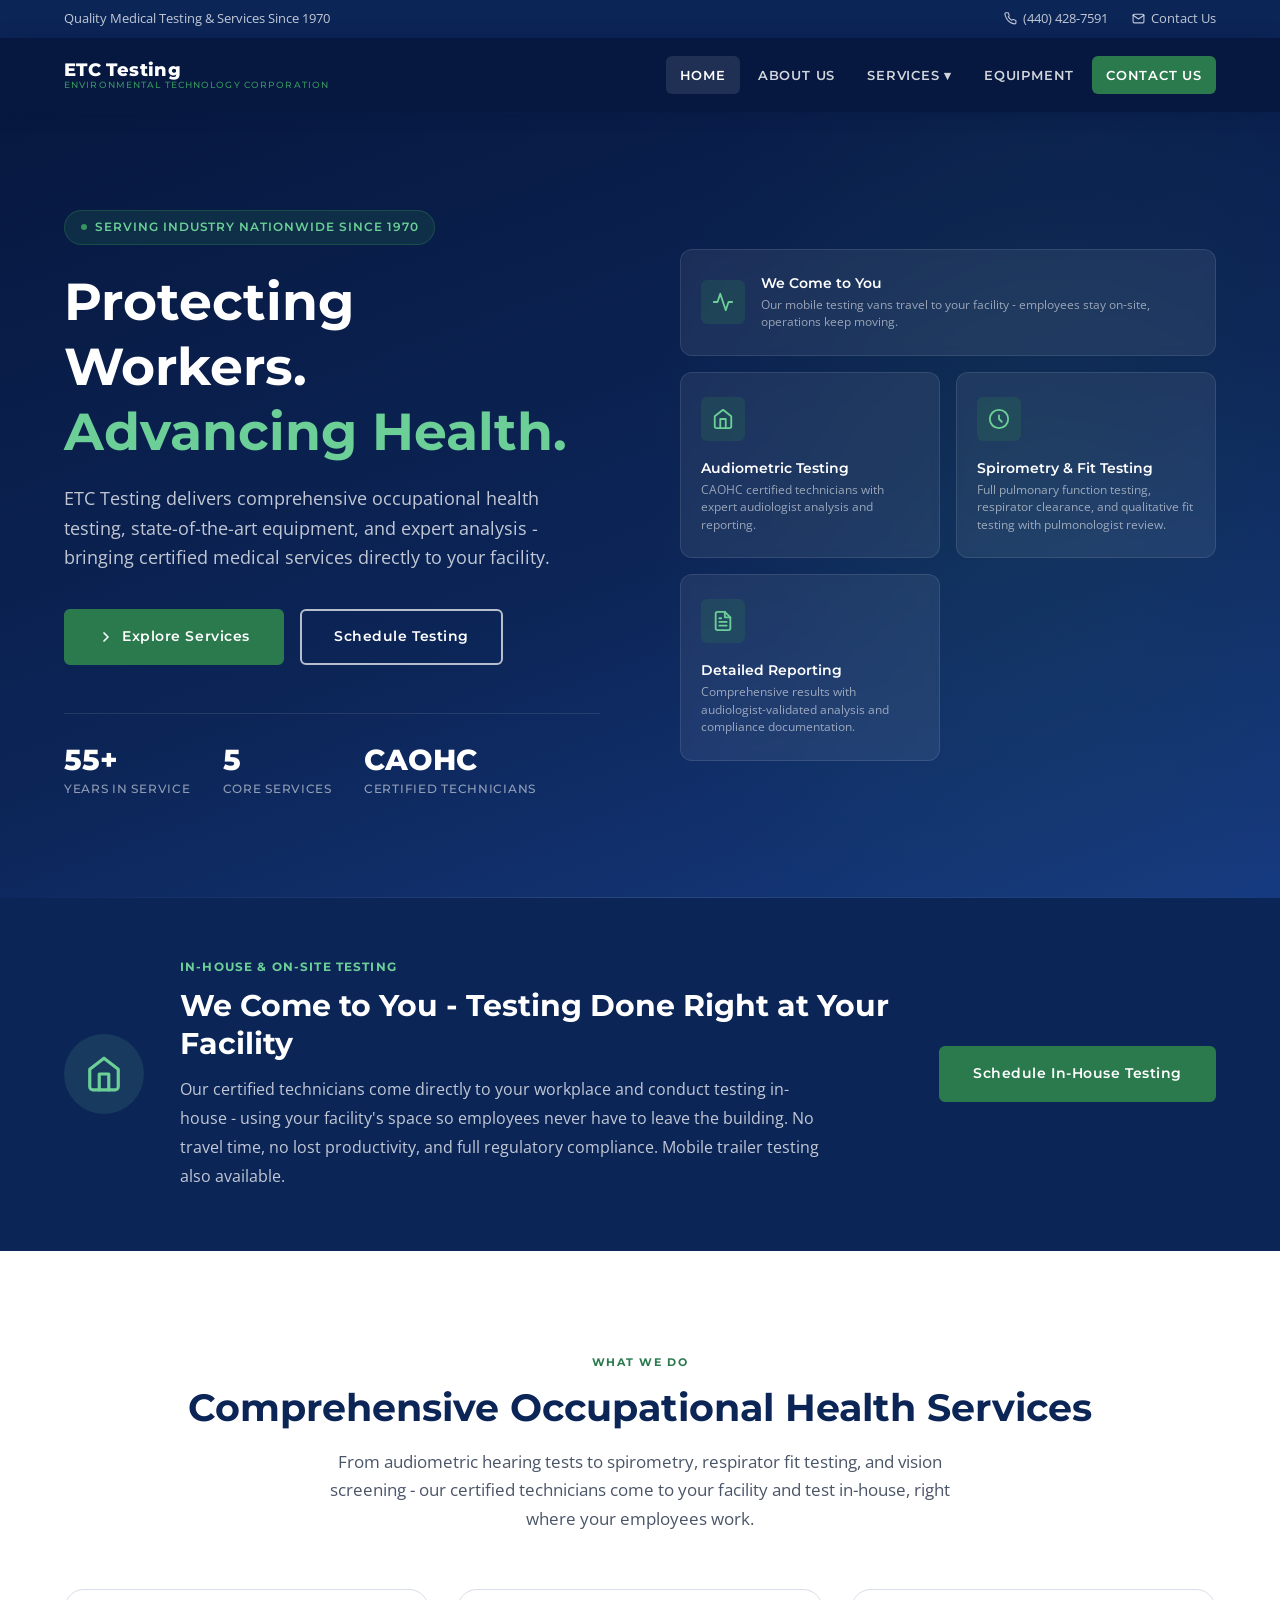
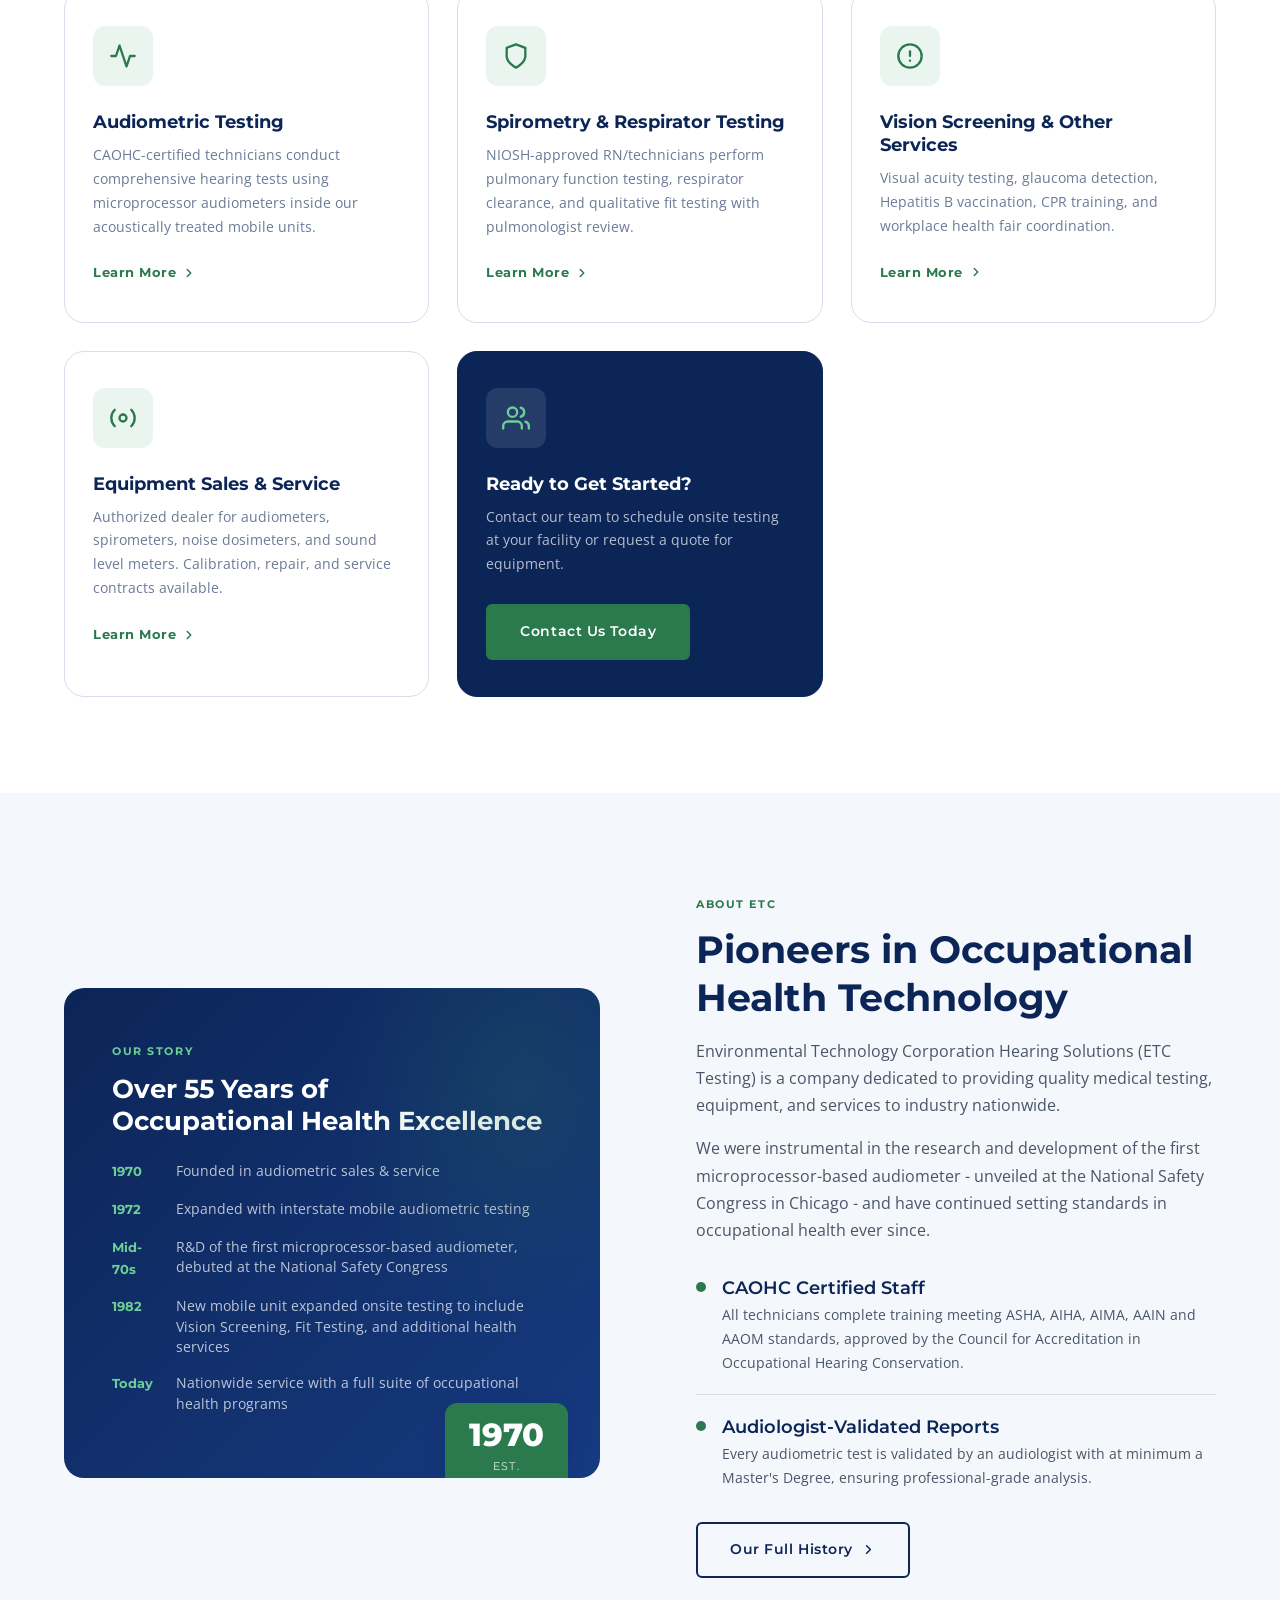
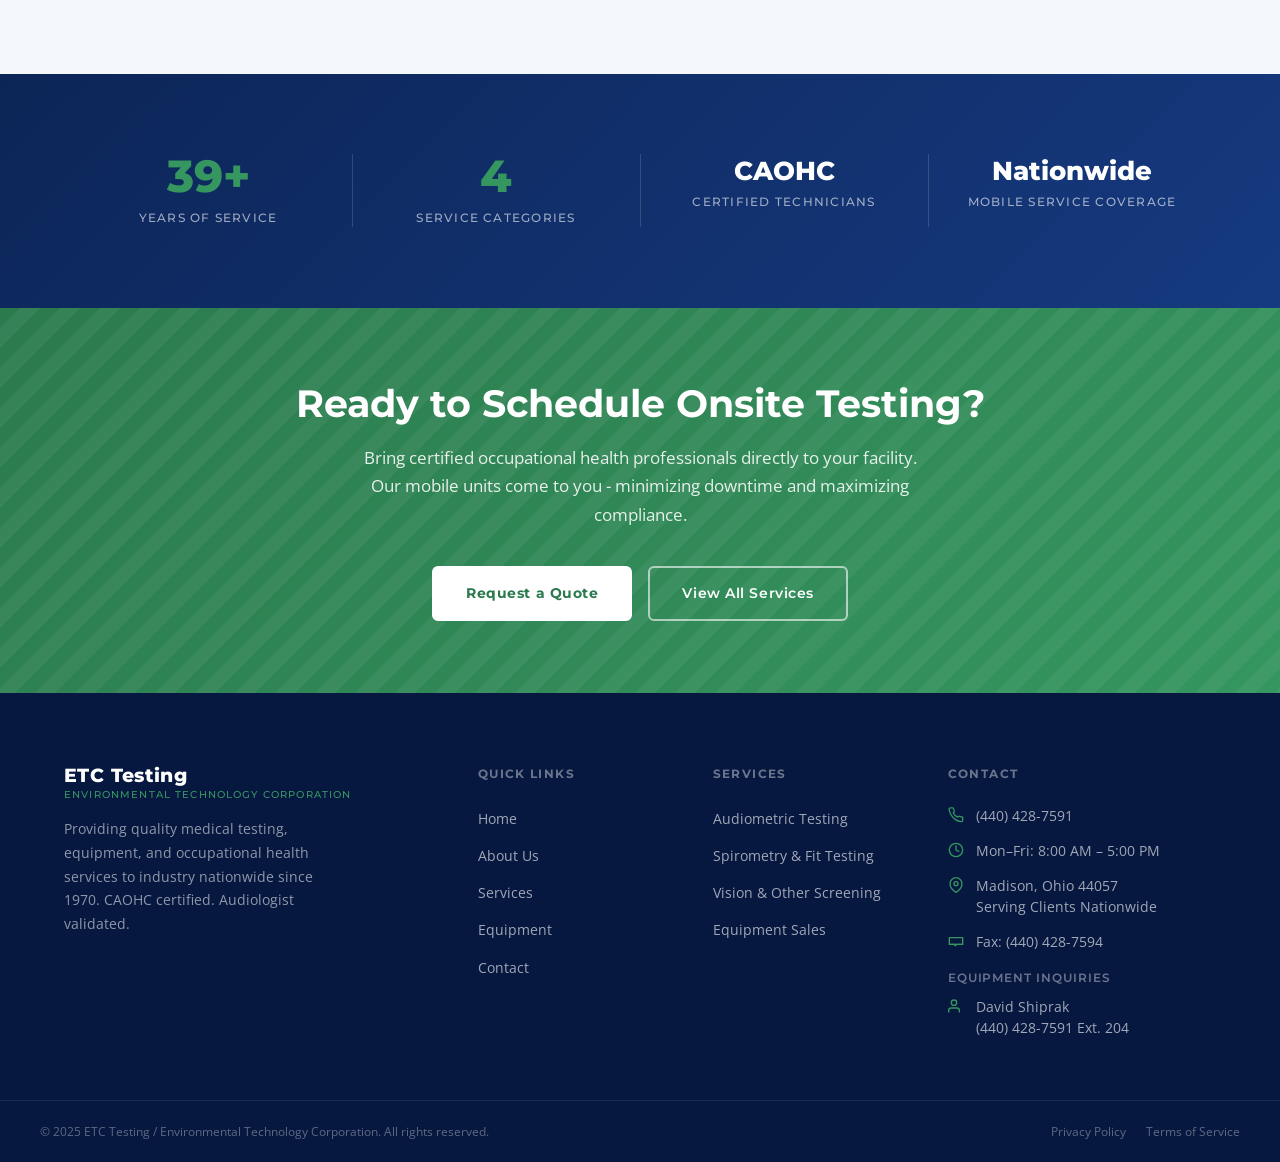
<file: index.html>
<!DOCTYPE html>
<html lang="en">
<head>
  <meta charset="UTF-8" />
  <meta name="viewport" content="width=device-width, initial-scale=1.0" />
  <title>ETC Testing | Occupational Health Testing & Equipment</title>
  <meta name="description" content="Environmental Technology Corporation Hearing Solutions  -  providing quality medical testing, equipment, and services to industry nationwide since 1970." />
  <link rel="stylesheet" href="css/styles.css" />
  <link rel="icon" href="data:image/svg+xml,<svg xmlns='http://www.w3.org/2000/svg' viewBox='0 0 100 100'><rect width='100' height='100' rx='16' fill='%230C2557'/><text y='.9em' x='.1em' font-size='80' fill='%232B7A4E'>⚕</text></svg>" />
</head>
<body>

  <!-- TOP BAR -->
  <div class="top-bar">
    <div class="container top-bar-inner">
      <div class="top-bar-left">
        <span>Quality Medical Testing &amp; Services Since 1970</span>
      </div>
      <div class="top-bar-right">
        <a href="tel:4404287591">
          <svg xmlns="http://www.w3.org/2000/svg" width="13" height="13" viewBox="0 0 24 24" fill="none" stroke="currentColor" stroke-width="2" stroke-linecap="round" stroke-linejoin="round"><path d="M22 16.92v3a2 2 0 0 1-2.18 2 19.79 19.79 0 0 1-8.63-3.07A19.5 19.5 0 0 1 4.69 12a19.79 19.79 0 0 1-3.07-8.67A2 2 0 0 1 3.6 1.27h3a2 2 0 0 1 2 1.72c.127.96.361 1.903.7 2.81a2 2 0 0 1-.45 2.11L7.91 8.95a16 16 0 0 0 6.29 6.29l.95-.85a2 2 0 0 1 2.11-.45c.907.339 1.85.573 2.81.7A2 2 0 0 1 22 16.92z"/></svg>
          (440) 428-7591
        </a>
        <a href="contact.html">
          <svg xmlns="http://www.w3.org/2000/svg" width="13" height="13" viewBox="0 0 24 24" fill="none" stroke="currentColor" stroke-width="2" stroke-linecap="round" stroke-linejoin="round"><path d="M4 4h16c1.1 0 2 .9 2 2v12c0 1.1-.9 2-2 2H4c-1.1 0-2-.9-2-2V6c0-1.1.9-2 2-2z"/><polyline points="22,6 12,13 2,6"/></svg>
          Contact Us
        </a>
      </div>
    </div>
  </div>

  <!-- HEADER -->
  <header class="site-header">
    <div class="container header-inner">
      <a href="index.html" class="site-logo">
        <span class="logo-name">ETC Testing</span>
        <span class="logo-sub">Environmental Technology Corporation</span>
      </a>

      <button class="nav-toggle" aria-label="Toggle navigation" aria-expanded="false">
        <span></span><span></span><span></span>
      </button>

      <nav>
        <ul class="nav-list">
          <li><a href="index.html" class="active">Home</a></li>
          <li><a href="about.html">About Us</a></li>
          <li class="nav-item">
            <a href="services.html">Services ▾</a>
            <ul class="dropdown-menu">
              <li><a href="services.html#audiometric">Audiometric Testing</a></li>
              <li><a href="services.html#spirometry">Spirometry &amp; Fit Testing</a></li>
              <li><a href="services.html#other-screening">Vision &amp; Other Screening</a></li>
              <li><a href="services.html#equipment-service">Equipment Sales &amp; Service</a></li>
            </ul>
          </li>
          <li><a href="equipment.html">Equipment</a></li>
          <li><a href="contact.html" class="nav-cta">Contact Us</a></li>
        </ul>
      </nav>
    </div>
  </header>

  <!-- HERO -->
  <section class="home-hero">
    <div class="container">
      <div class="hero-grid">
        <div class="hero-content">
          <div class="hero-badge">
            <span class="dot"></span>
            Serving Industry Nationwide Since 1970
          </div>
          <h1>Protecting Workers.<br><span>Advancing Health.</span></h1>
          <p class="lead">
            ETC Testing delivers comprehensive occupational health
            testing, state-of-the-art equipment, and expert analysis  -  bringing
            certified medical services directly to your facility.
          </p>
          <div class="hero-actions">
            <a href="services.html" class="btn btn-primary">
              <svg xmlns="http://www.w3.org/2000/svg" width="16" height="16" viewBox="0 0 24 24" fill="none" stroke="currentColor" stroke-width="2.5" stroke-linecap="round" stroke-linejoin="round"><polyline points="9 18 15 12 9 6"/></svg>
              Explore Services
            </a>
            <a href="contact.html" class="btn btn-secondary">Schedule Testing</a>
          </div>
          <div class="hero-stats">
            <div>
              <div class="hero-stat-value">55+</div>
              <div class="hero-stat-label">Years in Service</div>
            </div>
            <div>
              <div class="hero-stat-value">5</div>
              <div class="hero-stat-label">Core Services</div>
            </div>
            <div>
              <div class="hero-stat-value">CAOHC</div>
              <div class="hero-stat-label">Certified Technicians</div>
            </div>
          </div>
        </div>

        <div class="hero-visual">
          <div class="hero-card">
            <div class="hero-card-icon">
              <svg xmlns="http://www.w3.org/2000/svg" viewBox="0 0 24 24" fill="none" stroke="currentColor" stroke-width="2" stroke-linecap="round" stroke-linejoin="round"><path d="M22 12h-4l-3 9L9 3l-3 9H2"/></svg>
            </div>
            <div>
              <h4>We Come to You</h4>
              <p>Our mobile testing vans travel to your facility  -  employees stay on-site, operations keep moving.</p>
            </div>
          </div>
          <div class="hero-card">
            <div class="hero-card-icon">
              <svg xmlns="http://www.w3.org/2000/svg" viewBox="0 0 24 24" fill="none" stroke="currentColor" stroke-width="2" stroke-linecap="round" stroke-linejoin="round"><path d="M3 9l9-7 9 7v11a2 2 0 0 1-2 2H5a2 2 0 0 1-2-2z"/><polyline points="9 22 9 12 15 12 15 22"/></svg>
            </div>
            <div>
              <h4>Audiometric Testing</h4>
              <p>CAOHC certified technicians with expert audiologist analysis and reporting.</p>
            </div>
          </div>
          <div class="hero-card">
            <div class="hero-card-icon">
              <svg xmlns="http://www.w3.org/2000/svg" viewBox="0 0 24 24" fill="none" stroke="currentColor" stroke-width="2" stroke-linecap="round" stroke-linejoin="round"><circle cx="12" cy="12" r="10"/><path d="M12 8v4l3 3"/></svg>
            </div>
            <div>
              <h4>Spirometry &amp; Fit Testing</h4>
              <p>Full pulmonary function testing, respirator clearance, and qualitative fit testing with pulmonologist review.</p>
            </div>
          </div>
          <div class="hero-card">
            <div class="hero-card-icon">
              <svg xmlns="http://www.w3.org/2000/svg" viewBox="0 0 24 24" fill="none" stroke="currentColor" stroke-width="2" stroke-linecap="round" stroke-linejoin="round"><path d="M14 2H6a2 2 0 0 0-2 2v16a2 2 0 0 0 2 2h12a2 2 0 0 0 2-2V8z"/><polyline points="14 2 14 8 20 8"/><line x1="16" y1="13" x2="8" y2="13"/><line x1="16" y1="17" x2="8" y2="17"/><polyline points="10 9 9 9 8 9"/></svg>
            </div>
            <div>
              <h4>Detailed Reporting</h4>
              <p>Comprehensive results with audiologist-validated analysis and compliance documentation.</p>
            </div>
          </div>
        </div>
      </div>
    </div>
  </section>

  <!-- IN-HOUSE TESTING CALLOUT -->
  <section style="background:var(--navy); padding:60px 0;">
    <div class="container">
      <div style="display:grid; grid-template-columns:80px 1fr auto; gap:36px; align-items:center; flex-wrap:wrap;">
        <div style="width:80px; height:80px; background:rgba(107,207,151,0.12); border-radius:50%; display:flex; align-items:center; justify-content:center; flex-shrink:0;">
          <svg xmlns="http://www.w3.org/2000/svg" width="38" height="38" viewBox="0 0 24 24" fill="none" stroke="#6BCF97" stroke-width="2" stroke-linecap="round" stroke-linejoin="round"><path d="M3 9l9-7 9 7v11a2 2 0 0 1-2 2H5a2 2 0 0 1-2-2z"/><polyline points="9 22 9 12 15 12 15 22"/></svg>
        </div>
        <div>
          <div style="font-family:var(--font-heading); font-size:0.72rem; font-weight:700; letter-spacing:0.1em; text-transform:uppercase; color:#6BCF97; margin-bottom:10px;">In-House &amp; On-Site Testing</div>
          <h2 style="color:#fff; font-size:clamp(1.35rem,3vw,1.9rem); margin-bottom:12px;">We Come to You  -  Testing Done Right at Your Facility</h2>
          <p style="color:rgba(255,255,255,0.75); margin:0; max-width:640px; line-height:1.8;">
            Our certified technicians come directly to your workplace and conduct testing in-house  -  using your facility's space so employees never have to leave the building. No travel time, no lost productivity, and full regulatory compliance. Mobile trailer testing also available.
          </p>
        </div>
        <a href="contact.html" class="btn btn-primary" style="flex-shrink:0; white-space:nowrap;">Schedule In-House Testing</a>
      </div>
    </div>
  </section>

  <!-- SERVICES OVERVIEW -->
  <section class="section-pad">
    <div class="container">
      <div class="text-center">
        <span class="section-label">What We Do</span>
        <h2 class="section-title">Comprehensive Occupational Health Services</h2>
        <p class="section-subtitle">
          From audiometric hearing tests to spirometry, respirator fit testing, and vision screening  - 
          our certified technicians come to your facility and test in-house, right where your employees work.
        </p>
      </div>
      <div class="services-grid">

        <div class="service-card">
          <div class="service-icon">
            <svg xmlns="http://www.w3.org/2000/svg" viewBox="0 0 24 24" fill="none" stroke="currentColor" stroke-width="2" stroke-linecap="round" stroke-linejoin="round"><path d="M22 12h-4l-3 9L9 3l-3 9H2"/></svg>
          </div>
          <h3>Audiometric Testing</h3>
          <p>CAOHC-certified technicians conduct comprehensive hearing tests using microprocessor audiometers inside our acoustically treated mobile units.</p>
          <a href="services.html#audiometric" class="learn-more">
            Learn More
            <svg xmlns="http://www.w3.org/2000/svg" width="14" height="14" viewBox="0 0 24 24" fill="none" stroke="currentColor" stroke-width="2.5" stroke-linecap="round" stroke-linejoin="round"><polyline points="9 18 15 12 9 6"/></svg>
          </a>
        </div>

        <div class="service-card">
          <div class="service-icon">
            <svg xmlns="http://www.w3.org/2000/svg" viewBox="0 0 24 24" fill="none" stroke="currentColor" stroke-width="2" stroke-linecap="round" stroke-linejoin="round"><path d="M12 22s8-4 8-10V5l-8-3-8 3v7c0 6 8 10 8 10z"/></svg>
          </div>
          <h3>Spirometry &amp; Respirator Testing</h3>
          <p>NIOSH-approved RN/technicians perform pulmonary function testing, respirator clearance, and qualitative fit testing with pulmonologist review.</p>
          <a href="services.html#spirometry" class="learn-more">
            Learn More
            <svg xmlns="http://www.w3.org/2000/svg" width="14" height="14" viewBox="0 0 24 24" fill="none" stroke="currentColor" stroke-width="2.5" stroke-linecap="round" stroke-linejoin="round"><polyline points="9 18 15 12 9 6"/></svg>
          </a>
        </div>

        <div class="service-card">
          <div class="service-icon">
            <svg xmlns="http://www.w3.org/2000/svg" viewBox="0 0 24 24" fill="none" stroke="currentColor" stroke-width="2" stroke-linecap="round" stroke-linejoin="round"><circle cx="12" cy="12" r="10"/><path d="M12 8v4"/><path d="M12 16h.01"/></svg>
          </div>
          <h3>Vision Screening &amp; Other Services</h3>
          <p>Visual acuity testing, glaucoma detection, Hepatitis B vaccination, CPR training, and workplace health fair coordination.</p>
          <a href="services.html#other-screening" class="learn-more">
            Learn More
            <svg xmlns="http://www.w3.org/2000/svg" width="14" height="14" viewBox="0 0 24 24" fill="none" stroke="currentColor" stroke-width="2.5" stroke-linecap="round" stroke-linejoin="round"><polyline points="9 18 15 12 9 6"/></svg>
          </a>
        </div>

        <div class="service-card">
          <div class="service-icon">
            <svg xmlns="http://www.w3.org/2000/svg" viewBox="0 0 24 24" fill="none" stroke="currentColor" stroke-width="2" stroke-linecap="round" stroke-linejoin="round"><circle cx="12" cy="12" r="3"/><path d="M19.07 4.93a10 10 0 0 1 0 14.14M4.93 4.93a10 10 0 0 0 0 14.14"/></svg>
          </div>
          <h3>Equipment Sales &amp; Service</h3>
          <p>Authorized dealer for audiometers, spirometers, noise dosimeters, and sound level meters. Calibration, repair, and service contracts available.</p>
          <a href="equipment.html" class="learn-more">
            Learn More
            <svg xmlns="http://www.w3.org/2000/svg" width="14" height="14" viewBox="0 0 24 24" fill="none" stroke="currentColor" stroke-width="2.5" stroke-linecap="round" stroke-linejoin="round"><polyline points="9 18 15 12 9 6"/></svg>
          </a>
        </div>

        <div class="service-card" style="background:var(--navy); border-color:var(--navy);">
          <div class="service-icon" style="background:rgba(255,255,255,0.1);">
            <svg xmlns="http://www.w3.org/2000/svg" viewBox="0 0 24 24" fill="none" stroke="#6BCF97" stroke-width="2" stroke-linecap="round" stroke-linejoin="round"><path d="M17 21v-2a4 4 0 0 0-4-4H5a4 4 0 0 0-4 4v2"/><circle cx="9" cy="7" r="4"/><path d="M23 21v-2a4 4 0 0 0-3-3.87"/><path d="M16 3.13a4 4 0 0 1 0 7.75"/></svg>
          </div>
          <h3 style="color:#fff;">Ready to Get Started?</h3>
          <p style="color:rgba(255,255,255,0.7);">Contact our team to schedule onsite testing at your facility or request a quote for equipment.</p>
          <a href="contact.html" class="btn btn-primary" style="margin-top:8px; display:inline-flex;">
            Contact Us Today
          </a>
        </div>

      </div>
    </div>
  </section>

  <!-- ABOUT SNAPSHOT -->
  <section class="about-snapshot section-pad">
    <div class="container">
      <div class="about-grid">
        <div class="about-visual">
          <div class="about-img-block">
            <span class="section-label" style="color:#6BCF97;">Our Story</span>
            <h3 style="color:#fff; margin-bottom:24px;">Over 55 Years of<br>Occupational Health Excellence</h3>
            <div class="milestone-list">
              <div class="milestone-item">
                <span class="milestone-year">1970</span>
                <span class="milestone-text">Founded in audiometric sales &amp; service</span>
              </div>
              <div class="milestone-item">
                <span class="milestone-year">1972</span>
                <span class="milestone-text">Expanded with interstate mobile audiometric testing</span>
              </div>
              <div class="milestone-item">
                <span class="milestone-year">Mid-70s</span>
                <span class="milestone-text">R&amp;D of the first microprocessor-based audiometer, debuted at the National Safety Congress</span>
              </div>
              <div class="milestone-item">
                <span class="milestone-year">1982</span>
                <span class="milestone-text">New mobile unit expanded onsite testing to include Vision Screening, Fit Testing, and additional health services</span>
              </div>
              <div class="milestone-item">
                <span class="milestone-year">Today</span>
                <span class="milestone-text">Nationwide service with a full suite of occupational health programs</span>
              </div>
            </div>
            <div class="founded-badge">
              <span class="year">1970</span>
              <span class="year-label">Est.</span>
            </div>
          </div>
        </div>
        <div class="about-content">
          <span class="section-label">About ETC</span>
          <h2 class="section-title">Pioneers in Occupational Health Technology</h2>
          <p>
            Environmental Technology Corporation Hearing Solutions (ETC Testing)
            is a company dedicated to providing quality medical testing,
            equipment, and services to industry nationwide.
          </p>
          <p>
            We were instrumental in the research and development of the first
            microprocessor-based audiometer  -  unveiled at the National Safety Congress in
            Chicago  -  and have continued setting standards in occupational health ever since.
          </p>
          <div class="about-features">
            <div class="about-feature">
              <span class="feature-dot"></span>
              <div>
                <h4>CAOHC Certified Staff</h4>
                <p>All technicians complete training meeting ASHA, AIHA, AIMA, AAIN and AAOM standards, approved by the Council for Accreditation in Occupational Hearing Conservation.</p>
              </div>
            </div>
            <div class="about-feature">
              <span class="feature-dot"></span>
              <div>
                <h4>Audiologist-Validated Reports</h4>
                <p>Every audiometric test is validated by an audiologist with at minimum a Master's Degree, ensuring professional-grade analysis.</p>
              </div>
            </div>
          </div>
          <a href="about.html" class="btn btn-outline" style="margin-top:32px;">
            Our Full History
            <svg xmlns="http://www.w3.org/2000/svg" width="15" height="15" viewBox="0 0 24 24" fill="none" stroke="currentColor" stroke-width="2.5" stroke-linecap="round" stroke-linejoin="round"><polyline points="9 18 15 12 9 6"/></svg>
          </a>
        </div>
      </div>
    </div>
  </section>

  <!-- STATS -->
  <section class="stats-band">
    <div class="container">
      <div class="stats-grid">
        <div class="stat-item">
          <div class="stat-number"><span data-count="55">0</span><span style="color:var(--green-light)">+</span></div>
          <div class="stat-label">Years of Service</div>
        </div>
        <div class="stat-item">
          <div class="stat-number"><span data-count="5">0</span></div>
          <div class="stat-label">Service Categories</div>
        </div>
        <div class="stat-item">
          <div class="stat-number" style="font-size:1.6rem; padding-top:4px;">CAOHC</div>
          <div class="stat-label">Certified Technicians</div>
        </div>
        <div class="stat-item">
          <div class="stat-number" style="font-size:1.6rem; padding-top:4px;">Nationwide</div>
          <div class="stat-label">Mobile Service Coverage</div>
        </div>
      </div>
    </div>
  </section>

  <!-- CTA BANNER -->
  <section class="cta-banner">
    <div class="container">
      <h2>Ready to Schedule Onsite Testing?</h2>
      <p>Bring certified occupational health professionals directly to your facility. Our mobile units come to you  -  minimizing downtime and maximizing compliance.</p>
      <div class="cta-actions">
        <a href="contact.html" class="btn btn-white">Request a Quote</a>
        <a href="services.html" class="btn btn-white-outline">View All Services</a>
      </div>
    </div>
  </section>

  <!-- FOOTER -->
  <footer class="site-footer">
    <div class="footer-top">
      <div class="container">
        <div class="footer-grid">
          <div class="footer-brand">
            <div class="site-logo">
              <span class="logo-name">ETC Testing</span>
              <span class="logo-sub">Environmental Technology Corporation</span>
            </div>
            <p>Providing quality medical testing, equipment, and occupational health services to industry nationwide since 1970. CAOHC certified. Audiologist validated.</p>
          </div>
          <div>
            <div class="footer-heading">Quick Links</div>
            <ul class="footer-links">
              <li><a href="index.html">Home</a></li>
              <li><a href="about.html">About Us</a></li>
              <li><a href="services.html">Services</a></li>
              <li><a href="equipment.html">Equipment</a></li>
              <li><a href="contact.html">Contact</a></li>
            </ul>
          </div>
          <div>
            <div class="footer-heading">Services</div>
            <ul class="footer-links">
              <li><a href="services.html#audiometric">Audiometric Testing</a></li>
              <li><a href="services.html#spirometry">Spirometry &amp; Fit Testing</a></li>
              <li><a href="services.html#other-screening">Vision &amp; Other Screening</a></li>
              <li><a href="equipment.html">Equipment Sales</a></li>
            </ul>
          </div>
          <div>
            <div class="footer-heading">Contact</div>
            <div class="footer-contact-item">
              <svg xmlns="http://www.w3.org/2000/svg" viewBox="0 0 24 24" fill="none" stroke="currentColor" stroke-width="2" stroke-linecap="round" stroke-linejoin="round"><path d="M22 16.92v3a2 2 0 0 1-2.18 2 19.79 19.79 0 0 1-8.63-3.07A19.5 19.5 0 0 1 4.69 12a19.79 19.79 0 0 1-3.07-8.67A2 2 0 0 1 3.6 1.27h3a2 2 0 0 1 2 1.72c.127.96.361 1.903.7 2.81a2 2 0 0 1-.45 2.11L7.91 8.95a16 16 0 0 0 6.29 6.29l.95-.85a2 2 0 0 1 2.11-.45c.907.339 1.85.573 2.81.7A2 2 0 0 1 22 16.92z"/></svg>
              <span>(440) 428-7591</span>
            </div>
            <div class="footer-contact-item">
              <svg xmlns="http://www.w3.org/2000/svg" viewBox="0 0 24 24" fill="none" stroke="currentColor" stroke-width="2" stroke-linecap="round" stroke-linejoin="round"><circle cx="12" cy="12" r="10"/><polyline points="12 6 12 12 16 14"/></svg>
              <span>Mon–Fri: 8:00 AM – 5:00 PM</span>
            </div>
            <div class="footer-contact-item">
              <svg xmlns="http://www.w3.org/2000/svg" viewBox="0 0 24 24" fill="none" stroke="currentColor" stroke-width="2" stroke-linecap="round" stroke-linejoin="round"><path d="M21 10c0 7-9 13-9 13s-9-6-9-13a9 9 0 0 1 18 0z"/><circle cx="12" cy="10" r="3"/></svg>
              <span>Madison, Ohio 44057<br>Serving Clients Nationwide</span>
            </div>
            <div class="footer-contact-item">
              <svg xmlns="http://www.w3.org/2000/svg" viewBox="0 0 24 24" fill="none" stroke="currentColor" stroke-width="2" stroke-linecap="round" stroke-linejoin="round"><polyline points="22 17 13 17 11 19 9 17 2 17"/><path d="M2 7h20v10H2z"/></svg>
              <span>Fax: (440) 428-7594</span>
            </div>
            <div style="margin-top:16px;">
              <div style="font-size:0.75rem; color:rgba(255,255,255,0.4); font-family:var(--font-heading); font-weight:600; letter-spacing:0.08em; text-transform:uppercase; margin-bottom:8px;">Equipment Inquiries</div>
              <div class="footer-contact-item">
                <svg xmlns="http://www.w3.org/2000/svg" viewBox="0 0 24 24" fill="none" stroke="currentColor" stroke-width="2" stroke-linecap="round" stroke-linejoin="round"><path d="M17 21v-2a4 4 0 0 0-4-4H5a4 4 0 0 0-4 4v2"/><circle cx="9" cy="7" r="4"/></svg>
                <span>David Shiprak<br>(440) 428-7591 Ext. 204</span>
              </div>
            </div>
          </div>
        </div>
      </div>
    </div>
    <div class="container footer-bottom">
      <span class="footer-copy">&copy; 2025 ETC Testing / Environmental Technology Corporation. All rights reserved.</span>
      <div class="footer-legal">
        <a href="#">Privacy Policy</a>
        <a href="#">Terms of Service</a>
      </div>
    </div>
  </footer>

  <script src="js/main.js"></script>
</body>
</html>
</file>
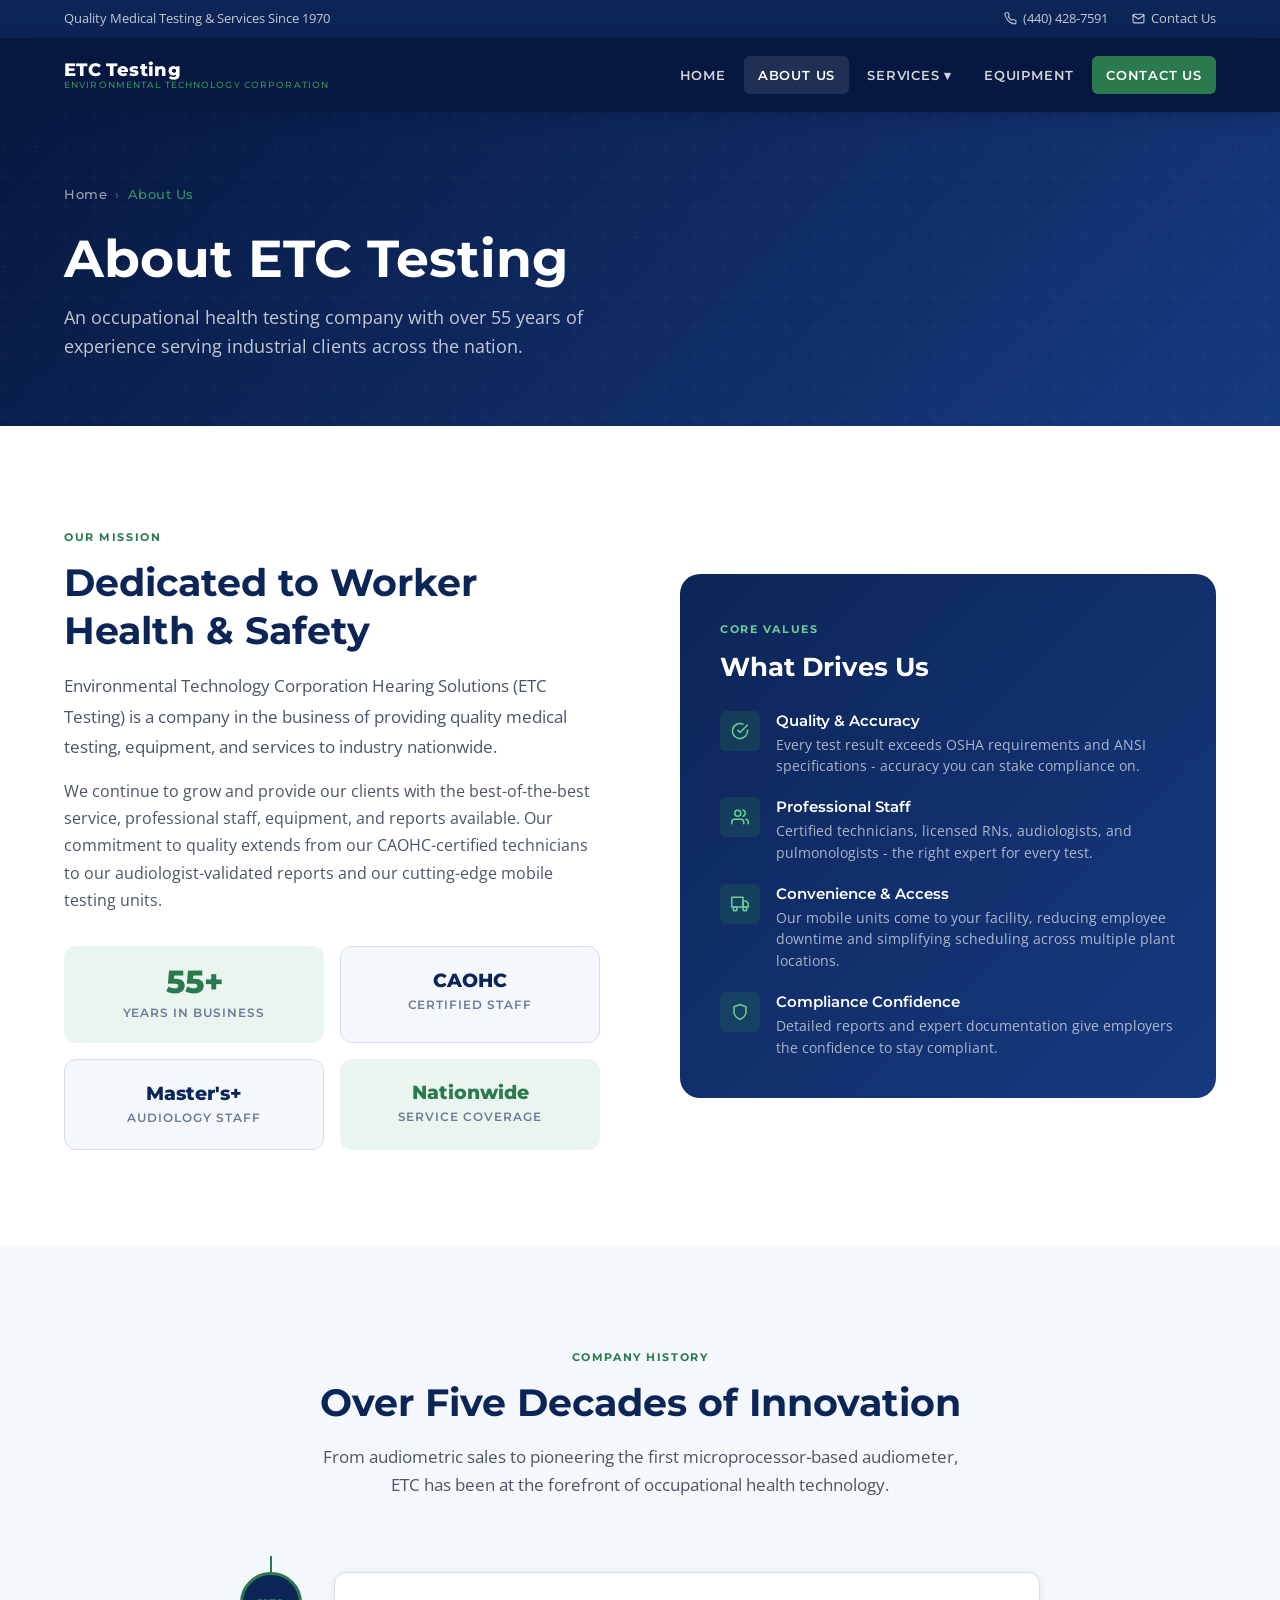
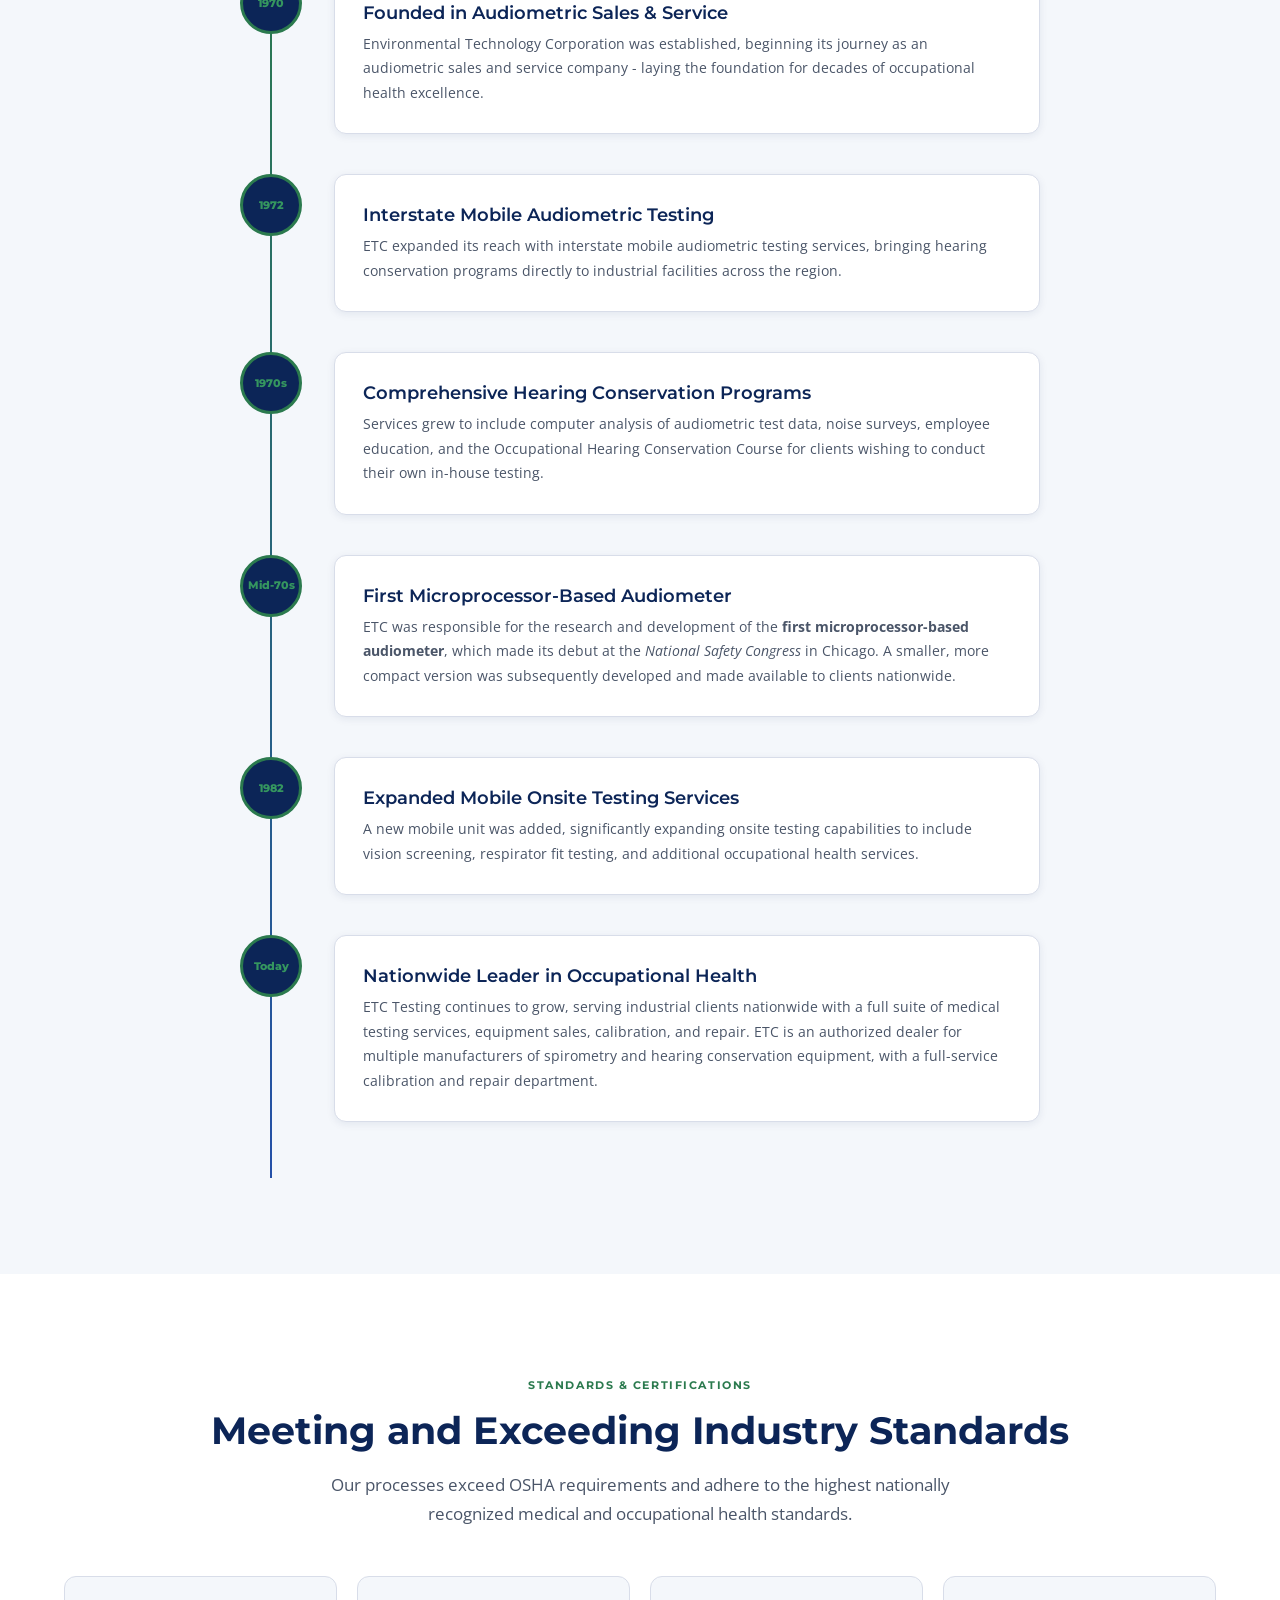
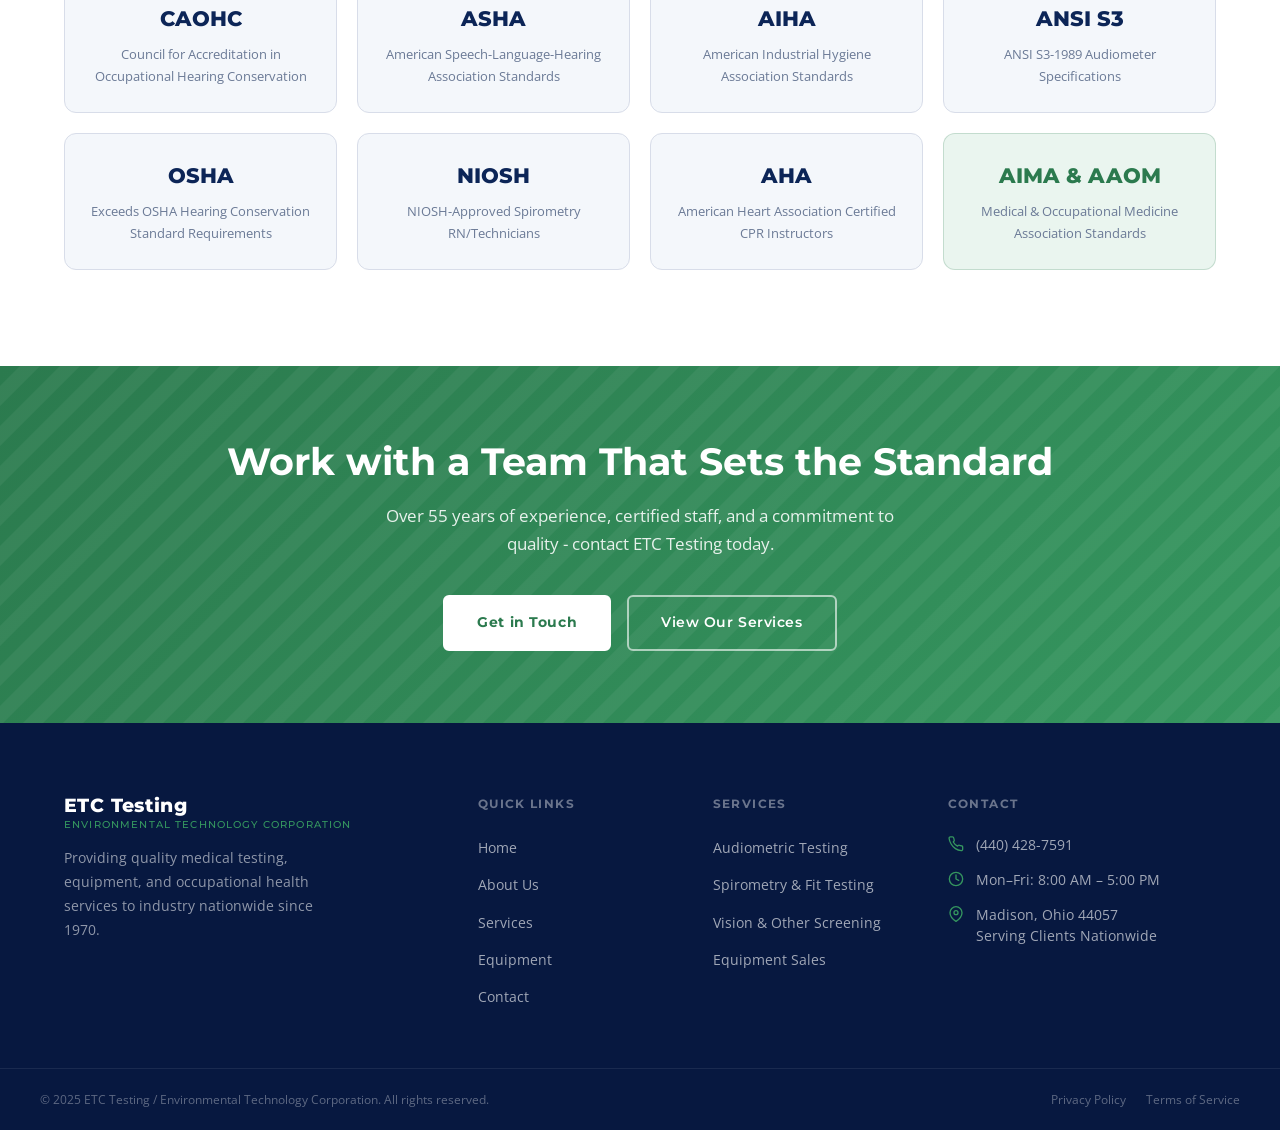
<file: about.html>
<!DOCTYPE html>
<html lang="en">
<head>
  <meta charset="UTF-8" />
  <meta name="viewport" content="width=device-width, initial-scale=1.0" />
  <title>About Us | ETC Testing</title>
  <meta name="description" content="Learn about ETC Testing  -  our history, mission, and the team behind our occupational health services since 1970." />
  <link rel="stylesheet" href="css/styles.css" />
  <link rel="icon" href="data:image/svg+xml,<svg xmlns='http://www.w3.org/2000/svg' viewBox='0 0 100 100'><rect width='100' height='100' rx='16' fill='%230C2557'/><text y='.9em' x='.1em' font-size='80' fill='%232B7A4E'>⚕</text></svg>" />
</head>
<body>

  <!-- TOP BAR -->
  <div class="top-bar">
    <div class="container top-bar-inner">
      <div class="top-bar-left"><span>Quality Medical Testing &amp; Services Since 1970</span></div>
      <div class="top-bar-right">
        <a href="tel:4404287591">
          <svg xmlns="http://www.w3.org/2000/svg" width="13" height="13" viewBox="0 0 24 24" fill="none" stroke="currentColor" stroke-width="2" stroke-linecap="round" stroke-linejoin="round"><path d="M22 16.92v3a2 2 0 0 1-2.18 2 19.79 19.79 0 0 1-8.63-3.07A19.5 19.5 0 0 1 4.69 12a19.79 19.79 0 0 1-3.07-8.67A2 2 0 0 1 3.6 1.27h3a2 2 0 0 1 2 1.72c.127.96.361 1.903.7 2.81a2 2 0 0 1-.45 2.11L7.91 8.95a16 16 0 0 0 6.29 6.29l.95-.85a2 2 0 0 1 2.11-.45c.907.339 1.85.573 2.81.7A2 2 0 0 1 22 16.92z"/></svg>
          (440) 428-7591
        </a>
        <a href="contact.html">
          <svg xmlns="http://www.w3.org/2000/svg" width="13" height="13" viewBox="0 0 24 24" fill="none" stroke="currentColor" stroke-width="2" stroke-linecap="round" stroke-linejoin="round"><path d="M4 4h16c1.1 0 2 .9 2 2v12c0 1.1-.9 2-2 2H4c-1.1 0-2-.9-2-2V6c0-1.1.9-2 2-2z"/><polyline points="22,6 12,13 2,6"/></svg>
          Contact Us
        </a>
      </div>
    </div>
  </div>

  <!-- HEADER -->
  <header class="site-header">
    <div class="container header-inner">
      <a href="index.html" class="site-logo">
        <span class="logo-name">ETC Testing</span>
        <span class="logo-sub">Environmental Technology Corporation</span>
      </a>
      <button class="nav-toggle" aria-label="Toggle navigation" aria-expanded="false">
        <span></span><span></span><span></span>
      </button>
      <nav>
        <ul class="nav-list">
          <li><a href="index.html">Home</a></li>
          <li><a href="about.html" class="active">About Us</a></li>
          <li class="nav-item">
            <a href="services.html">Services ▾</a>
            <ul class="dropdown-menu">
              <li><a href="services.html#audiometric">Audiometric Testing</a></li>
              <li><a href="services.html#spirometry">Spirometry &amp; Fit Testing</a></li>
              <li><a href="services.html#other-screening">Vision &amp; Other Screening</a></li>
              <li><a href="services.html#equipment-service">Equipment Sales &amp; Service</a></li>
            </ul>
          </li>
          <li><a href="equipment.html">Equipment</a></li>
          <li><a href="contact.html" class="nav-cta">Contact Us</a></li>
        </ul>
      </nav>
    </div>
  </header>

  <!-- PAGE HERO -->
  <section class="page-hero">
    <div class="container">
      <div class="breadcrumb">
        <a href="index.html">Home</a>
        <span class="sep">›</span>
        <span class="current">About Us</span>
      </div>
      <h1>About ETC Testing</h1>
      <p>An occupational health testing company with over 55 years of experience serving industrial clients across the nation.</p>
    </div>
  </section>

  <!-- MISSION -->
  <section class="section-pad">
    <div class="container">
      <div class="about-grid">
        <div>
          <span class="section-label">Our Mission</span>
          <h2 class="section-title">Dedicated to Worker Health &amp; Safety</h2>
          <p style="font-size:1.05rem; color:var(--text-secondary); line-height:1.8;">
            Environmental Technology Corporation Hearing Solutions (ETC Testing)
            is a company in the business of providing quality medical testing,
            equipment, and services to industry nationwide.
          </p>
          <p>
            We continue to grow and provide our clients with the best-of-the-best service,
            professional staff, equipment, and reports available. Our commitment to quality
            extends from our CAOHC-certified technicians to our audiologist-validated
            reports and our cutting-edge mobile testing units.
          </p>
          <div style="display:grid; grid-template-columns:1fr 1fr; gap:16px; margin-top:32px;">
            <div style="background:var(--green-pale); border-radius:var(--radius-md); padding:20px; text-align:center;">
              <div style="font-family:var(--font-heading); font-size:2rem; font-weight:800; color:var(--green); line-height:1;">55+</div>
              <div style="font-size:0.78rem; color:var(--text-muted); font-family:var(--font-heading); font-weight:600; letter-spacing:0.08em; text-transform:uppercase; margin-top:4px;">Years in Business</div>
            </div>
            <div style="background:var(--off-white); border-radius:var(--radius-md); padding:20px; text-align:center; border:1px solid var(--gray-200);">
              <div style="font-family:var(--font-heading); font-size:1.2rem; font-weight:800; color:var(--navy); line-height:1; padding-top:4px;">CAOHC</div>
              <div style="font-size:0.78rem; color:var(--text-muted); font-family:var(--font-heading); font-weight:600; letter-spacing:0.08em; text-transform:uppercase; margin-top:4px;">Certified Staff</div>
            </div>
            <div style="background:var(--off-white); border-radius:var(--radius-md); padding:20px; text-align:center; border:1px solid var(--gray-200);">
              <div style="font-family:var(--font-heading); font-size:1.2rem; font-weight:800; color:var(--navy); line-height:1; padding-top:4px;">Master's+</div>
              <div style="font-size:0.78rem; color:var(--text-muted); font-family:var(--font-heading); font-weight:600; letter-spacing:0.08em; text-transform:uppercase; margin-top:4px;">Audiology Staff</div>
            </div>
            <div style="background:var(--green-pale); border-radius:var(--radius-md); padding:20px; text-align:center;">
              <div style="font-family:var(--font-heading); font-size:1.2rem; font-weight:800; color:var(--green); line-height:1; padding-top:4px;">Nationwide</div>
              <div style="font-size:0.78rem; color:var(--text-muted); font-family:var(--font-heading); font-weight:600; letter-spacing:0.08em; text-transform:uppercase; margin-top:4px;">Service Coverage</div>
            </div>
          </div>
        </div>
        <div>
          <div style="background:linear-gradient(135deg, var(--navy) 0%, var(--navy-mid) 100%); border-radius:var(--radius-lg); padding:40px; color:var(--white);">
            <span class="section-label" style="color:#6BCF97;">Core Values</span>
            <h3 style="color:var(--white); margin-bottom:28px;">What Drives Us</h3>
            <div style="display:flex; flex-direction:column; gap:20px;">
              <div style="display:flex; gap:16px;">
                <div style="width:40px; height:40px; background:rgba(43,122,78,0.25); border-radius:var(--radius-sm); display:flex; align-items:center; justify-content:center; flex-shrink:0;">
                  <svg xmlns="http://www.w3.org/2000/svg" width="18" height="18" viewBox="0 0 24 24" fill="none" stroke="#6BCF97" stroke-width="2" stroke-linecap="round" stroke-linejoin="round"><path d="M22 11.08V12a10 10 0 1 1-5.93-9.14"/><polyline points="22 4 12 14.01 9 11.01"/></svg>
                </div>
                <div>
                  <h4 style="color:var(--white); margin-bottom:4px; font-size:0.95rem;">Quality &amp; Accuracy</h4>
                  <p style="color:rgba(255,255,255,0.65); font-size:0.85rem; margin:0; line-height:1.6;">Every test result exceeds OSHA requirements and ANSI specifications  -  accuracy you can stake compliance on.</p>
                </div>
              </div>
              <div style="display:flex; gap:16px;">
                <div style="width:40px; height:40px; background:rgba(43,122,78,0.25); border-radius:var(--radius-sm); display:flex; align-items:center; justify-content:center; flex-shrink:0;">
                  <svg xmlns="http://www.w3.org/2000/svg" width="18" height="18" viewBox="0 0 24 24" fill="none" stroke="#6BCF97" stroke-width="2" stroke-linecap="round" stroke-linejoin="round"><path d="M17 21v-2a4 4 0 0 0-4-4H5a4 4 0 0 0-4 4v2"/><circle cx="9" cy="7" r="4"/><path d="M23 21v-2a4 4 0 0 0-3-3.87"/><path d="M16 3.13a4 4 0 0 1 0 7.75"/></svg>
                </div>
                <div>
                  <h4 style="color:var(--white); margin-bottom:4px; font-size:0.95rem;">Professional Staff</h4>
                  <p style="color:rgba(255,255,255,0.65); font-size:0.85rem; margin:0; line-height:1.6;">Certified technicians, licensed RNs, audiologists, and pulmonologists  -  the right expert for every test.</p>
                </div>
              </div>
              <div style="display:flex; gap:16px;">
                <div style="width:40px; height:40px; background:rgba(43,122,78,0.25); border-radius:var(--radius-sm); display:flex; align-items:center; justify-content:center; flex-shrink:0;">
                  <svg xmlns="http://www.w3.org/2000/svg" width="18" height="18" viewBox="0 0 24 24" fill="none" stroke="#6BCF97" stroke-width="2" stroke-linecap="round" stroke-linejoin="round"><rect x="1" y="3" width="15" height="13"/><polygon points="16 8 20 8 23 11 23 16 16 16 16 8"/><circle cx="5.5" cy="18.5" r="2.5"/><circle cx="18.5" cy="18.5" r="2.5"/></svg>
                </div>
                <div>
                  <h4 style="color:var(--white); margin-bottom:4px; font-size:0.95rem;">Convenience &amp; Access</h4>
                  <p style="color:rgba(255,255,255,0.65); font-size:0.85rem; margin:0; line-height:1.6;">Our mobile units come to your facility, reducing employee downtime and simplifying scheduling across multiple plant locations.</p>
                </div>
              </div>
              <div style="display:flex; gap:16px;">
                <div style="width:40px; height:40px; background:rgba(43,122,78,0.25); border-radius:var(--radius-sm); display:flex; align-items:center; justify-content:center; flex-shrink:0;">
                  <svg xmlns="http://www.w3.org/2000/svg" width="18" height="18" viewBox="0 0 24 24" fill="none" stroke="#6BCF97" stroke-width="2" stroke-linecap="round" stroke-linejoin="round"><path d="M12 22s8-4 8-10V5l-8-3-8 3v7c0 6 8 10 8 10z"/></svg>
                </div>
                <div>
                  <h4 style="color:var(--white); margin-bottom:4px; font-size:0.95rem;">Compliance Confidence</h4>
                  <p style="color:rgba(255,255,255,0.65); font-size:0.85rem; margin:0; line-height:1.6;">Detailed reports and expert documentation give employers the confidence to stay compliant.</p>
                </div>
              </div>
            </div>
          </div>
        </div>
      </div>
    </div>
  </section>

  <!-- HISTORY TIMELINE -->
  <section class="section-pad" style="background:var(--off-white);">
    <div class="container">
      <div class="text-center">
        <span class="section-label">Company History</span>
        <h2 class="section-title">Over Five Decades of Innovation</h2>
        <p class="section-subtitle">From audiometric sales to pioneering the first microprocessor-based audiometer, ETC has been at the forefront of occupational health technology.</p>
      </div>

      <div style="max-width:800px; margin:0 auto; margin-top:56px;">
        <div class="timeline">
          <div class="timeline-item">
            <div class="timeline-dot"><span>1970</span></div>
            <div class="timeline-body">
              <h4>Founded in Audiometric Sales &amp; Service</h4>
              <p>Environmental Technology Corporation was established, beginning its journey as an audiometric sales and service company  -  laying the foundation for decades of occupational health excellence.</p>
            </div>
          </div>
          <div class="timeline-item">
            <div class="timeline-dot"><span>1972</span></div>
            <div class="timeline-body">
              <h4>Interstate Mobile Audiometric Testing</h4>
              <p>ETC expanded its reach with interstate mobile audiometric testing services, bringing hearing conservation programs directly to industrial facilities across the region.</p>
            </div>
          </div>
          <div class="timeline-item">
            <div class="timeline-dot"><span>1970s</span></div>
            <div class="timeline-body">
              <h4>Comprehensive Hearing Conservation Programs</h4>
              <p>Services grew to include computer analysis of audiometric test data, noise surveys, employee education, and the Occupational Hearing Conservation Course for clients wishing to conduct their own in-house testing.</p>
            </div>
          </div>
          <div class="timeline-item">
            <div class="timeline-dot"><span>Mid‑70s</span></div>
            <div class="timeline-body">
              <h4>First Microprocessor-Based Audiometer</h4>
              <p>ETC was responsible for the research and development of the <strong>first microprocessor-based audiometer</strong>, which made its debut at the <em>National Safety Congress</em> in Chicago. A smaller, more compact version was subsequently developed and made available to clients nationwide.</p>
            </div>
          </div>
          <div class="timeline-item">
            <div class="timeline-dot"><span>1982</span></div>
            <div class="timeline-body">
              <h4>Expanded Mobile Onsite Testing Services</h4>
              <p>A new mobile unit was added, significantly expanding onsite testing capabilities to include vision screening, respirator fit testing, and additional occupational health services.</p>
            </div>
          </div>
          <div class="timeline-item">
            <div class="timeline-dot"><span>Today</span></div>
            <div class="timeline-body">
              <h4>Nationwide Leader in Occupational Health</h4>
              <p>ETC Testing continues to grow, serving industrial clients nationwide with a full suite of medical testing services, equipment sales, calibration, and repair. ETC is an authorized dealer for multiple manufacturers of spirometry and hearing conservation equipment, with a full-service calibration and repair department.</p>
            </div>
          </div>
        </div>
      </div>
    </div>
  </section>

  <!-- CERTIFICATIONS -->
  <section class="section-pad">
    <div class="container">
      <div class="text-center">
        <span class="section-label">Standards &amp; Certifications</span>
        <h2 class="section-title">Meeting and Exceeding Industry Standards</h2>
        <p class="section-subtitle">Our processes exceed OSHA requirements and adhere to the highest nationally recognized medical and occupational health standards.</p>
      </div>
      <div style="display:grid; grid-template-columns:repeat(auto-fit, minmax(220px, 1fr)); gap:20px; margin-top:48px;">
        <div style="background:var(--off-white); border:1px solid var(--gray-200); border-radius:var(--radius-md); padding:24px; text-align:center;">
          <div style="font-family:var(--font-heading); font-size:1.3rem; font-weight:800; color:var(--navy); margin-bottom:8px;">CAOHC</div>
          <div style="font-size:0.8rem; color:var(--text-muted);">Council for Accreditation in Occupational Hearing Conservation</div>
        </div>
        <div style="background:var(--off-white); border:1px solid var(--gray-200); border-radius:var(--radius-md); padding:24px; text-align:center;">
          <div style="font-family:var(--font-heading); font-size:1.3rem; font-weight:800; color:var(--navy); margin-bottom:8px;">ASHA</div>
          <div style="font-size:0.8rem; color:var(--text-muted);">American Speech-Language-Hearing Association Standards</div>
        </div>
        <div style="background:var(--off-white); border:1px solid var(--gray-200); border-radius:var(--radius-md); padding:24px; text-align:center;">
          <div style="font-family:var(--font-heading); font-size:1.3rem; font-weight:800; color:var(--navy); margin-bottom:8px;">AIHA</div>
          <div style="font-size:0.8rem; color:var(--text-muted);">American Industrial Hygiene Association Standards</div>
        </div>
        <div style="background:var(--off-white); border:1px solid var(--gray-200); border-radius:var(--radius-md); padding:24px; text-align:center;">
          <div style="font-family:var(--font-heading); font-size:1.3rem; font-weight:800; color:var(--navy); margin-bottom:8px;">ANSI S3</div>
          <div style="font-size:0.8rem; color:var(--text-muted);">ANSI S3-1989 Audiometer Specifications</div>
        </div>
        <div style="background:var(--off-white); border:1px solid var(--gray-200); border-radius:var(--radius-md); padding:24px; text-align:center;">
          <div style="font-family:var(--font-heading); font-size:1.3rem; font-weight:800; color:var(--navy); margin-bottom:8px;">OSHA</div>
          <div style="font-size:0.8rem; color:var(--text-muted);">Exceeds OSHA Hearing Conservation Standard Requirements</div>
        </div>
        <div style="background:var(--off-white); border:1px solid var(--gray-200); border-radius:var(--radius-md); padding:24px; text-align:center;">
          <div style="font-family:var(--font-heading); font-size:1.3rem; font-weight:800; color:var(--navy); margin-bottom:8px;">NIOSH</div>
          <div style="font-size:0.8rem; color:var(--text-muted);">NIOSH-Approved Spirometry RN/Technicians</div>
        </div>
        <div style="background:var(--off-white); border:1px solid var(--gray-200); border-radius:var(--radius-md); padding:24px; text-align:center;">
          <div style="font-family:var(--font-heading); font-size:1.3rem; font-weight:800; color:var(--navy); margin-bottom:8px;">AHA</div>
          <div style="font-size:0.8rem; color:var(--text-muted);">American Heart Association Certified CPR Instructors</div>
        </div>
        <div style="background:var(--green-pale); border:1px solid rgba(43,122,78,0.2); border-radius:var(--radius-md); padding:24px; text-align:center;">
          <div style="font-family:var(--font-heading); font-size:1.3rem; font-weight:800; color:var(--green); margin-bottom:8px;">AIMA &amp; AAOM</div>
          <div style="font-size:0.8rem; color:var(--text-muted);">Medical &amp; Occupational Medicine Association Standards</div>
        </div>
      </div>
    </div>
  </section>

  <!-- CTA BANNER -->
  <section class="cta-banner">
    <div class="container">
      <h2>Work with a Team That Sets the Standard</h2>
      <p>Over 55 years of experience, certified staff, and a commitment to quality  -  contact ETC Testing today.</p>
      <div class="cta-actions">
        <a href="contact.html" class="btn btn-white">Get in Touch</a>
        <a href="services.html" class="btn btn-white-outline">View Our Services</a>
      </div>
    </div>
  </section>

  <!-- FOOTER -->
  <footer class="site-footer">
    <div class="footer-top">
      <div class="container">
        <div class="footer-grid">
          <div class="footer-brand">
            <div class="site-logo">
              <span class="logo-name">ETC Testing</span>
              <span class="logo-sub">Environmental Technology Corporation</span>
            </div>
            <p>Providing quality medical testing, equipment, and occupational health services to industry nationwide since 1970.</p>
          </div>
          <div>
            <div class="footer-heading">Quick Links</div>
            <ul class="footer-links">
              <li><a href="index.html">Home</a></li>
              <li><a href="about.html">About Us</a></li>
              <li><a href="services.html">Services</a></li>
              <li><a href="equipment.html">Equipment</a></li>
              <li><a href="contact.html">Contact</a></li>
            </ul>
          </div>
          <div>
            <div class="footer-heading">Services</div>
            <ul class="footer-links">
              <li><a href="services.html#audiometric">Audiometric Testing</a></li>
              <li><a href="services.html#spirometry">Spirometry &amp; Fit Testing</a></li>
              <li><a href="services.html#other-screening">Vision &amp; Other Screening</a></li>
              <li><a href="equipment.html">Equipment Sales</a></li>
            </ul>
          </div>
          <div>
            <div class="footer-heading">Contact</div>
            <div class="footer-contact-item">
              <svg xmlns="http://www.w3.org/2000/svg" viewBox="0 0 24 24" fill="none" stroke="currentColor" stroke-width="2" stroke-linecap="round" stroke-linejoin="round"><path d="M22 16.92v3a2 2 0 0 1-2.18 2 19.79 19.79 0 0 1-8.63-3.07A19.5 19.5 0 0 1 4.69 12a19.79 19.79 0 0 1-3.07-8.67A2 2 0 0 1 3.6 1.27h3a2 2 0 0 1 2 1.72c.127.96.361 1.903.7 2.81a2 2 0 0 1-.45 2.11L7.91 8.95a16 16 0 0 0 6.29 6.29l.95-.85a2 2 0 0 1 2.11-.45c.907.339 1.85.573 2.81.7A2 2 0 0 1 22 16.92z"/></svg>
              <span>(440) 428-7591</span>
            </div>
            <div class="footer-contact-item">
              <svg xmlns="http://www.w3.org/2000/svg" viewBox="0 0 24 24" fill="none" stroke="currentColor" stroke-width="2" stroke-linecap="round" stroke-linejoin="round"><circle cx="12" cy="12" r="10"/><polyline points="12 6 12 12 16 14"/></svg>
              <span>Mon–Fri: 8:00 AM – 5:00 PM</span>
            </div>
            <div class="footer-contact-item">
              <svg xmlns="http://www.w3.org/2000/svg" viewBox="0 0 24 24" fill="none" stroke="currentColor" stroke-width="2" stroke-linecap="round" stroke-linejoin="round"><path d="M21 10c0 7-9 13-9 13s-9-6-9-13a9 9 0 0 1 18 0z"/><circle cx="12" cy="10" r="3"/></svg>
              <span>Madison, Ohio 44057<br>Serving Clients Nationwide</span>
            </div>
          </div>
        </div>
      </div>
    </div>
    <div class="container footer-bottom">
      <span class="footer-copy">&copy; 2025 ETC Testing / Environmental Technology Corporation. All rights reserved.</span>
      <div class="footer-legal">
        <a href="#">Privacy Policy</a>
        <a href="#">Terms of Service</a>
      </div>
    </div>
  </footer>

  <script src="js/main.js"></script>
</body>
</html>
</file>
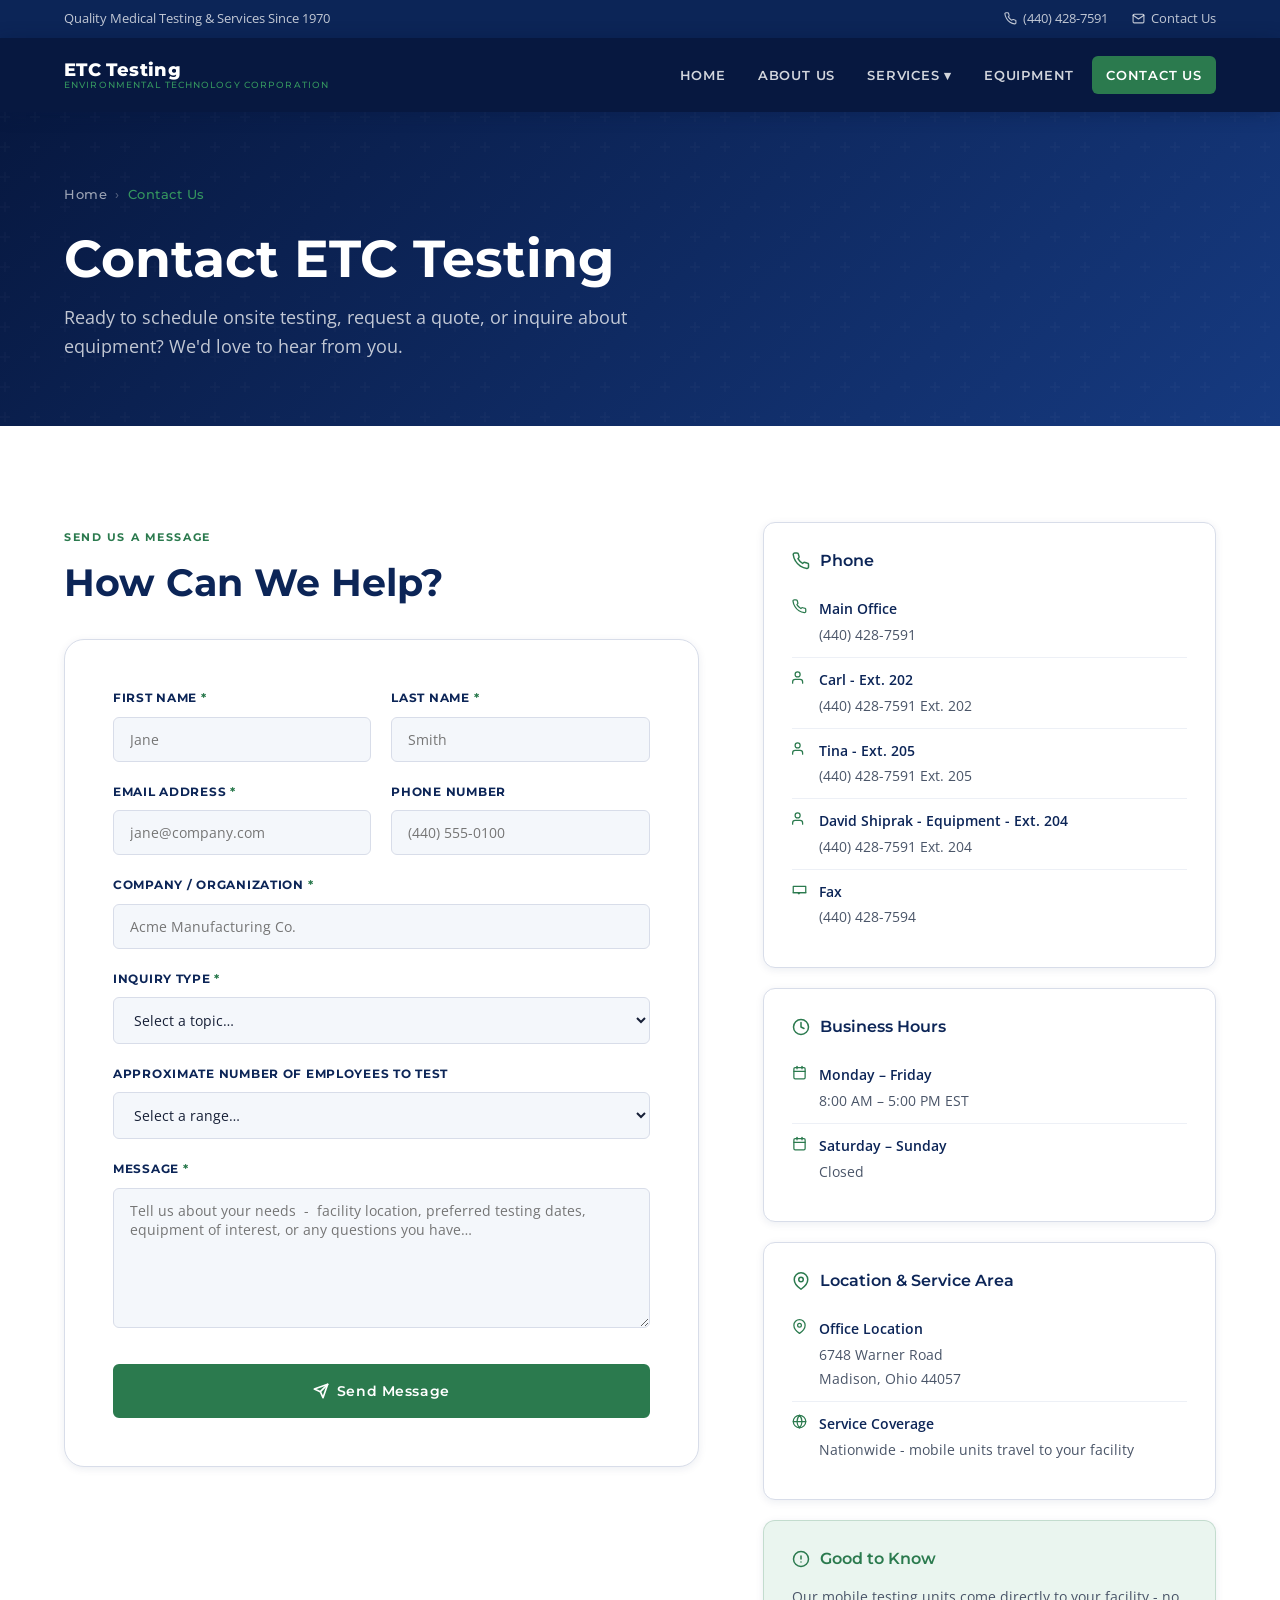
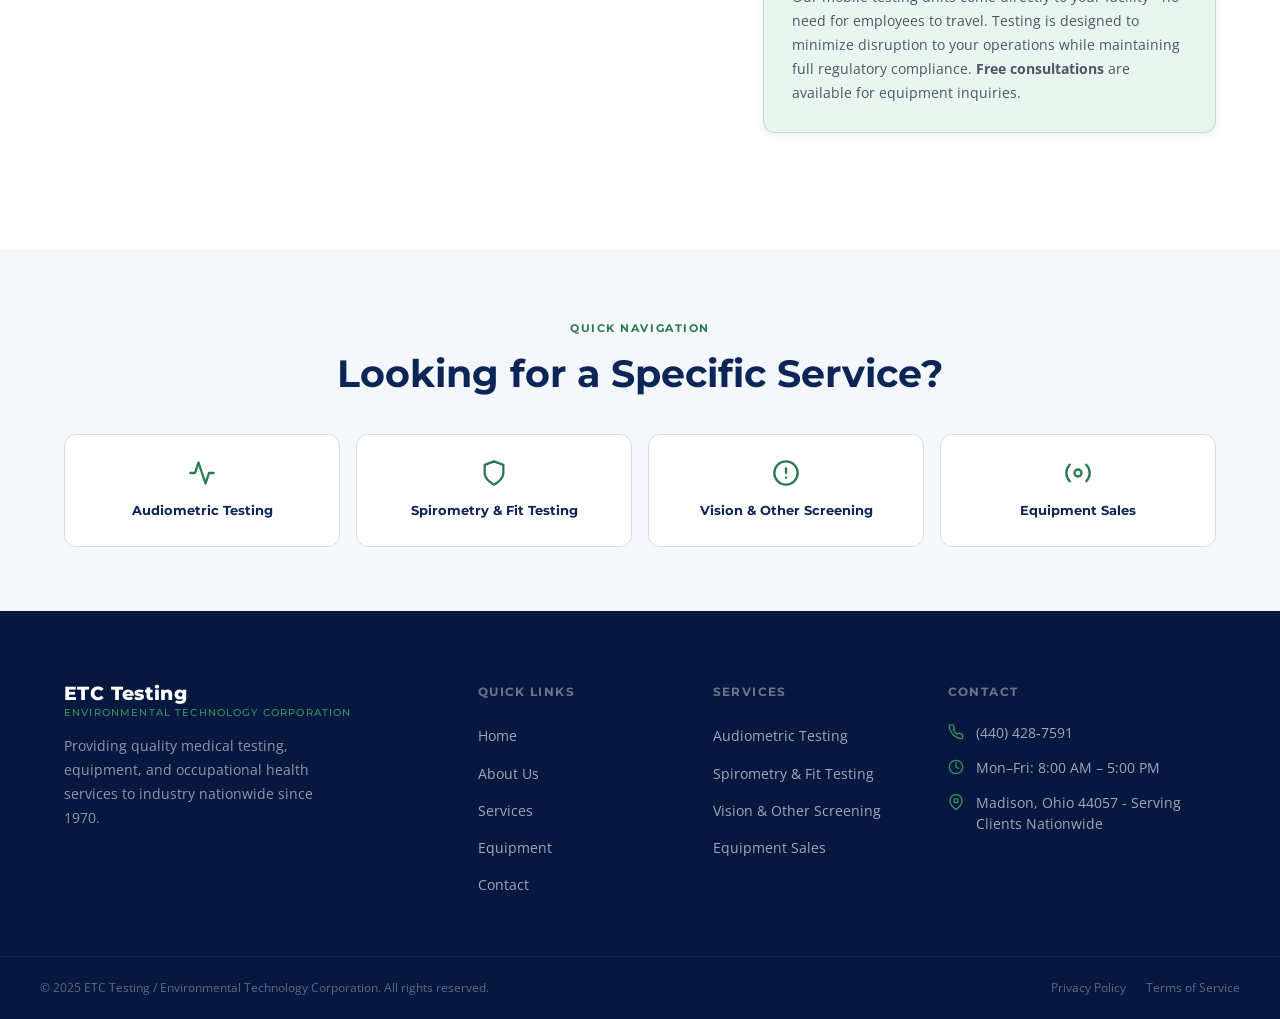
<file: contact.html>
<!DOCTYPE html>
<html lang="en">
<head>
  <meta charset="UTF-8" />
  <meta name="viewport" content="width=device-width, initial-scale=1.0" />
  <title>Contact Us | ETC Testing</title>
  <meta name="description" content="Contact ETC Testing to schedule onsite occupational health testing, request a quote, or inquire about equipment sales and service." />
  <link rel="stylesheet" href="css/styles.css" />
  <link rel="icon" href="data:image/svg+xml,<svg xmlns='http://www.w3.org/2000/svg' viewBox='0 0 100 100'><rect width='100' height='100' rx='16' fill='%230C2557'/><text y='.9em' x='.1em' font-size='80' fill='%232B7A4E'>⚕</text></svg>" />
</head>
<body>

  <!-- TOP BAR -->
  <div class="top-bar">
    <div class="container top-bar-inner">
      <div class="top-bar-left"><span>Quality Medical Testing &amp; Services Since 1970</span></div>
      <div class="top-bar-right">
        <a href="tel:4404287591">
          <svg xmlns="http://www.w3.org/2000/svg" width="13" height="13" viewBox="0 0 24 24" fill="none" stroke="currentColor" stroke-width="2" stroke-linecap="round" stroke-linejoin="round"><path d="M22 16.92v3a2 2 0 0 1-2.18 2 19.79 19.79 0 0 1-8.63-3.07A19.5 19.5 0 0 1 4.69 12a19.79 19.79 0 0 1-3.07-8.67A2 2 0 0 1 3.6 1.27h3a2 2 0 0 1 2 1.72c.127.96.361 1.903.7 2.81a2 2 0 0 1-.45 2.11L7.91 8.95a16 16 0 0 0 6.29 6.29l.95-.85a2 2 0 0 1 2.11-.45c.907.339 1.85.573 2.81.7A2 2 0 0 1 22 16.92z"/></svg>
          (440) 428-7591
        </a>
        <a href="contact.html">
          <svg xmlns="http://www.w3.org/2000/svg" width="13" height="13" viewBox="0 0 24 24" fill="none" stroke="currentColor" stroke-width="2" stroke-linecap="round" stroke-linejoin="round"><path d="M4 4h16c1.1 0 2 .9 2 2v12c0 1.1-.9 2-2 2H4c-1.1 0-2-.9-2-2V6c0-1.1.9-2 2-2z"/><polyline points="22,6 12,13 2,6"/></svg>
          Contact Us
        </a>
      </div>
    </div>
  </div>

  <!-- HEADER -->
  <header class="site-header">
    <div class="container header-inner">
      <a href="index.html" class="site-logo">
        <span class="logo-name">ETC Testing</span>
        <span class="logo-sub">Environmental Technology Corporation</span>
      </a>
      <button class="nav-toggle" aria-label="Toggle navigation" aria-expanded="false">
        <span></span><span></span><span></span>
      </button>
      <nav>
        <ul class="nav-list">
          <li><a href="index.html">Home</a></li>
          <li><a href="about.html">About Us</a></li>
          <li class="nav-item">
            <a href="services.html">Services ▾</a>
            <ul class="dropdown-menu">
              <li><a href="services.html#audiometric">Audiometric Testing</a></li>
              <li><a href="services.html#spirometry">Spirometry &amp; Fit Testing</a></li>
              <li><a href="services.html#other-screening">Vision &amp; Other Screening</a></li>
              <li><a href="services.html#equipment-service">Equipment Sales &amp; Service</a></li>
            </ul>
          </li>
          <li><a href="equipment.html">Equipment</a></li>
          <li><a href="contact.html" class="nav-cta active">Contact Us</a></li>
        </ul>
      </nav>
    </div>
  </header>

  <!-- PAGE HERO -->
  <section class="page-hero">
    <div class="container">
      <div class="breadcrumb">
        <a href="index.html">Home</a>
        <span class="sep">›</span>
        <span class="current">Contact Us</span>
      </div>
      <h1>Contact ETC Testing</h1>
      <p>Ready to schedule onsite testing, request a quote, or inquire about equipment? We'd love to hear from you.</p>
    </div>
  </section>

  <!-- CONTACT MAIN -->
  <section class="section-pad">
    <div class="container">
      <div class="contact-layout">

        <!-- FORM -->
        <div>
          <span class="section-label">Send Us a Message</span>
          <h2 class="section-title" style="margin-bottom:32px;">How Can We Help?</h2>
          <div class="contact-form-wrap">
            <form id="contact-form" novalidate>
              <div class="form-grid" style="gap:20px; margin-bottom:20px;">
                <div class="form-group">
                  <label class="form-label" for="first-name">First Name <span style="color:var(--green)">*</span></label>
                  <input class="form-input" type="text" id="first-name" name="first_name" placeholder="Jane" required />
                </div>
                <div class="form-group">
                  <label class="form-label" for="last-name">Last Name <span style="color:var(--green)">*</span></label>
                  <input class="form-input" type="text" id="last-name" name="last_name" placeholder="Smith" required />
                </div>
                <div class="form-group">
                  <label class="form-label" for="email">Email Address <span style="color:var(--green)">*</span></label>
                  <input class="form-input" type="email" id="email" name="email" placeholder="jane@company.com" required />
                </div>
                <div class="form-group">
                  <label class="form-label" for="phone">Phone Number</label>
                  <input class="form-input" type="tel" id="phone" name="phone" placeholder="(440) 555-0100" />
                </div>
                <div class="form-group full">
                  <label class="form-label" for="company">Company / Organization <span style="color:var(--green)">*</span></label>
                  <input class="form-input" type="text" id="company" name="company" placeholder="Acme Manufacturing Co." required />
                </div>
                <div class="form-group full">
                  <label class="form-label" for="subject">Inquiry Type <span style="color:var(--green)">*</span></label>
                  <select class="form-select" id="subject" name="subject" required>
                    <option value="" disabled selected>Select a topic…</option>
                    <option value="audiometric">Schedule Audiometric Testing</option>
                    <option value="spirometry">Schedule Spirometry / Fit Testing</option>
                    <option value="vision">Schedule Vision Screening</option>
                    <option value="equipment-quote">Equipment Quote / Sales</option>
                    <option value="equipment-service">Equipment Calibration / Repair</option>
                    <option value="health-fair">Health Fair / Wellness Program</option>
                    <option value="general">General Inquiry</option>
                  </select>
                </div>
                <div class="form-group full">
                  <label class="form-label" for="employees">Approximate Number of Employees to Test</label>
                  <select class="form-select" id="employees" name="employees">
                    <option value="" disabled selected>Select a range…</option>
                    <option value="1-25">1 – 25</option>
                    <option value="26-100">26 – 100</option>
                    <option value="101-250">101 – 250</option>
                    <option value="251-500">251 – 500</option>
                    <option value="500+">500+</option>
                    <option value="na">Not Applicable</option>
                  </select>
                </div>
                <div class="form-group full">
                  <label class="form-label" for="message">Message <span style="color:var(--green)">*</span></label>
                  <textarea class="form-textarea" id="message" name="message" placeholder="Tell us about your needs  -  facility location, preferred testing dates, equipment of interest, or any questions you have…" required></textarea>
                </div>
              </div>
              <button type="submit" class="btn btn-primary form-submit">
                <svg xmlns="http://www.w3.org/2000/svg" width="16" height="16" viewBox="0 0 24 24" fill="none" stroke="currentColor" stroke-width="2.5" stroke-linecap="round" stroke-linejoin="round"><line x1="22" y1="2" x2="11" y2="13"/><polygon points="22 2 15 22 11 13 2 9 22 2"/></svg>
                Send Message
              </button>
            </form>
          </div>
        </div>

        <!-- INFO PANEL -->
        <div class="contact-info-panel">
          <div class="contact-info-card">
            <h4>
              <svg xmlns="http://www.w3.org/2000/svg" viewBox="0 0 24 24" fill="none" stroke="currentColor" stroke-width="2" stroke-linecap="round" stroke-linejoin="round"><path d="M22 16.92v3a2 2 0 0 1-2.18 2 19.79 19.79 0 0 1-8.63-3.07A19.5 19.5 0 0 1 4.69 12a19.79 19.79 0 0 1-3.07-8.67A2 2 0 0 1 3.6 1.27h3a2 2 0 0 1 2 1.72c.127.96.361 1.903.7 2.81a2 2 0 0 1-.45 2.11L7.91 8.95a16 16 0 0 0 6.29 6.29l.95-.85a2 2 0 0 1 2.11-.45c.907.339 1.85.573 2.81.7A2 2 0 0 1 22 16.92z"/></svg>
              Phone
            </h4>
            <div class="info-row">
              <svg xmlns="http://www.w3.org/2000/svg" viewBox="0 0 24 24" fill="none" stroke="currentColor" stroke-width="2" stroke-linecap="round" stroke-linejoin="round"><path d="M22 16.92v3a2 2 0 0 1-2.18 2 19.79 19.79 0 0 1-8.63-3.07A19.5 19.5 0 0 1 4.69 12a19.79 19.79 0 0 1-3.07-8.67A2 2 0 0 1 3.6 1.27h3a2 2 0 0 1 2 1.72c.127.96.361 1.903.7 2.81a2 2 0 0 1-.45 2.11L7.91 8.95a16 16 0 0 0 6.29 6.29l.95-.85a2 2 0 0 1 2.11-.45c.907.339 1.85.573 2.81.7A2 2 0 0 1 22 16.92z"/></svg>
              <div>
                <div style="font-weight:600; color:var(--navy); margin-bottom:2px;">Main Office</div>
                <a href="tel:4404287591">(440) 428-7591</a>
              </div>
            </div>
            <div class="info-row">
              <svg xmlns="http://www.w3.org/2000/svg" viewBox="0 0 24 24" fill="none" stroke="currentColor" stroke-width="2" stroke-linecap="round" stroke-linejoin="round"><path d="M17 21v-2a4 4 0 0 0-4-4H5a4 4 0 0 0-4 4v2"/><circle cx="9" cy="7" r="4"/></svg>
              <div>
                <div style="font-weight:600; color:var(--navy); margin-bottom:2px;">Carl  -  Ext. 202</div>
                <a href="tel:4404287591,202">(440) 428-7591 Ext. 202</a>
              </div>
            </div>
            <div class="info-row">
              <svg xmlns="http://www.w3.org/2000/svg" viewBox="0 0 24 24" fill="none" stroke="currentColor" stroke-width="2" stroke-linecap="round" stroke-linejoin="round"><path d="M17 21v-2a4 4 0 0 0-4-4H5a4 4 0 0 0-4 4v2"/><circle cx="9" cy="7" r="4"/></svg>
              <div>
                <div style="font-weight:600; color:var(--navy); margin-bottom:2px;">Tina  -  Ext. 205</div>
                <a href="tel:4404287591,205">(440) 428-7591 Ext. 205</a>
              </div>
            </div>
            <div class="info-row">
              <svg xmlns="http://www.w3.org/2000/svg" viewBox="0 0 24 24" fill="none" stroke="currentColor" stroke-width="2" stroke-linecap="round" stroke-linejoin="round"><path d="M17 21v-2a4 4 0 0 0-4-4H5a4 4 0 0 0-4 4v2"/><circle cx="9" cy="7" r="4"/></svg>
              <div>
                <div style="font-weight:600; color:var(--navy); margin-bottom:2px;">David Shiprak  -  Equipment  -  Ext. 204</div>
                <a href="tel:4404287591,204">(440) 428-7591 Ext. 204</a>
              </div>
            </div>
            <div class="info-row">
              <svg xmlns="http://www.w3.org/2000/svg" viewBox="0 0 24 24" fill="none" stroke="currentColor" stroke-width="2" stroke-linecap="round" stroke-linejoin="round"><polyline points="22 17 13 17 11 19 9 17 2 17"/><path d="M2 7h20v10H2z"/></svg>
              <div>
                <div style="font-weight:600; color:var(--navy); margin-bottom:2px;">Fax</div>
                <span>(440) 428-7594</span>
              </div>
            </div>
          </div>

          <div class="contact-info-card">
            <h4>
              <svg xmlns="http://www.w3.org/2000/svg" viewBox="0 0 24 24" fill="none" stroke="currentColor" stroke-width="2" stroke-linecap="round" stroke-linejoin="round"><circle cx="12" cy="12" r="10"/><polyline points="12 6 12 12 16 14"/></svg>
              Business Hours
            </h4>
            <div class="info-row">
              <svg xmlns="http://www.w3.org/2000/svg" viewBox="0 0 24 24" fill="none" stroke="currentColor" stroke-width="2" stroke-linecap="round" stroke-linejoin="round"><rect x="3" y="4" width="18" height="18" rx="2" ry="2"/><line x1="16" y1="2" x2="16" y2="6"/><line x1="8" y1="2" x2="8" y2="6"/><line x1="3" y1="10" x2="21" y2="10"/></svg>
              <div>
                <div style="font-weight:600; color:var(--navy); margin-bottom:2px;">Monday – Friday</div>
                <div>8:00 AM – 5:00 PM EST</div>
              </div>
            </div>
            <div class="info-row">
              <svg xmlns="http://www.w3.org/2000/svg" viewBox="0 0 24 24" fill="none" stroke="currentColor" stroke-width="2" stroke-linecap="round" stroke-linejoin="round"><rect x="3" y="4" width="18" height="18" rx="2" ry="2"/><line x1="16" y1="2" x2="16" y2="6"/><line x1="8" y1="2" x2="8" y2="6"/><line x1="3" y1="10" x2="21" y2="10"/></svg>
              <div>
                <div style="font-weight:600; color:var(--navy); margin-bottom:2px;">Saturday – Sunday</div>
                <div>Closed</div>
              </div>
            </div>
          </div>

          <div class="contact-info-card">
            <h4>
              <svg xmlns="http://www.w3.org/2000/svg" viewBox="0 0 24 24" fill="none" stroke="currentColor" stroke-width="2" stroke-linecap="round" stroke-linejoin="round"><path d="M21 10c0 7-9 13-9 13s-9-6-9-13a9 9 0 0 1 18 0z"/><circle cx="12" cy="10" r="3"/></svg>
              Location &amp; Service Area
            </h4>
            <div class="info-row">
              <svg xmlns="http://www.w3.org/2000/svg" viewBox="0 0 24 24" fill="none" stroke="currentColor" stroke-width="2" stroke-linecap="round" stroke-linejoin="round"><path d="M21 10c0 7-9 13-9 13s-9-6-9-13a9 9 0 0 1 18 0z"/><circle cx="12" cy="10" r="3"/></svg>
              <div>
                <div style="font-weight:600; color:var(--navy); margin-bottom:2px;">Office Location</div>
                <div>6748 Warner Road<br>Madison, Ohio 44057</div>
              </div>
            </div>
            <div class="info-row">
              <svg xmlns="http://www.w3.org/2000/svg" viewBox="0 0 24 24" fill="none" stroke="currentColor" stroke-width="2" stroke-linecap="round" stroke-linejoin="round"><circle cx="12" cy="12" r="10"/><line x1="2" y1="12" x2="22" y2="12"/><path d="M12 2a15.3 15.3 0 0 1 4 10 15.3 15.3 0 0 1-4 10 15.3 15.3 0 0 1-4-10 15.3 15.3 0 0 1 4-10z"/></svg>
              <div>
                <div style="font-weight:600; color:var(--navy); margin-bottom:2px;">Service Coverage</div>
                <div>Nationwide  -  mobile units travel to your facility</div>
              </div>
            </div>
          </div>

          <div class="contact-info-card" style="background:var(--green-pale); border-color:rgba(43,122,78,0.2);">
            <h4 style="color:var(--green);">
              <svg xmlns="http://www.w3.org/2000/svg" viewBox="0 0 24 24" fill="none" stroke="currentColor" stroke-width="2" stroke-linecap="round" stroke-linejoin="round"><circle cx="12" cy="12" r="10"/><line x1="12" y1="8" x2="12" y2="12"/><line x1="12" y1="16" x2="12.01" y2="16"/></svg>
              <span style="color:var(--green);">Good to Know</span>
            </h4>
            <p style="font-size:0.875rem; color:var(--text-secondary); margin:0; line-height:1.7;">
              Our mobile testing units come directly to your facility  -  no need for employees to travel. Testing is designed to minimize disruption to your operations while maintaining full regulatory compliance. <strong>Free consultations</strong> are available for equipment inquiries.
            </p>
          </div>
        </div>

      </div>
    </div>
  </section>

  <!-- SERVICES QUICK LINKS -->
  <section class="section-pad-sm" style="background:var(--off-white);">
    <div class="container">
      <div class="text-center">
        <span class="section-label">Quick Navigation</span>
        <h2 class="section-title">Looking for a Specific Service?</h2>
      </div>
      <div style="display:grid; grid-template-columns:repeat(auto-fit,minmax(180px,1fr)); gap:16px; margin-top:36px;">
        <a href="services.html#audiometric" style="display:flex; flex-direction:column; align-items:center; gap:12px; padding:24px 16px; background:var(--white); border:1px solid var(--gray-200); border-radius:var(--radius-md); text-align:center; transition:var(--transition); color:var(--navy);" onmouseover="this.style.borderColor='var(--green)'; this.style.boxShadow='var(--shadow-sm)'" onmouseout="this.style.borderColor='var(--gray-200)'; this.style.boxShadow='none'">
          <svg xmlns="http://www.w3.org/2000/svg" width="28" height="28" viewBox="0 0 24 24" fill="none" stroke="var(--green)" stroke-width="2" stroke-linecap="round" stroke-linejoin="round"><path d="M22 12h-4l-3 9L9 3l-3 9H2"/></svg>
          <span style="font-family:var(--font-heading); font-size:0.82rem; font-weight:700;">Audiometric Testing</span>
        </a>
        <a href="services.html#spirometry" style="display:flex; flex-direction:column; align-items:center; gap:12px; padding:24px 16px; background:var(--white); border:1px solid var(--gray-200); border-radius:var(--radius-md); text-align:center; transition:var(--transition); color:var(--navy);" onmouseover="this.style.borderColor='var(--green)'; this.style.boxShadow='var(--shadow-sm)'" onmouseout="this.style.borderColor='var(--gray-200)'; this.style.boxShadow='none'">
          <svg xmlns="http://www.w3.org/2000/svg" width="28" height="28" viewBox="0 0 24 24" fill="none" stroke="var(--green)" stroke-width="2" stroke-linecap="round" stroke-linejoin="round"><path d="M12 22s8-4 8-10V5l-8-3-8 3v7c0 6 8 10 8 10z"/></svg>
          <span style="font-family:var(--font-heading); font-size:0.82rem; font-weight:700;">Spirometry &amp; Fit Testing</span>
        </a>
        <a href="services.html#other-screening" style="display:flex; flex-direction:column; align-items:center; gap:12px; padding:24px 16px; background:var(--white); border:1px solid var(--gray-200); border-radius:var(--radius-md); text-align:center; transition:var(--transition); color:var(--navy);" onmouseover="this.style.borderColor='var(--green)'; this.style.boxShadow='var(--shadow-sm)'" onmouseout="this.style.borderColor='var(--gray-200)'; this.style.boxShadow='none'">
          <svg xmlns="http://www.w3.org/2000/svg" width="28" height="28" viewBox="0 0 24 24" fill="none" stroke="var(--green)" stroke-width="2" stroke-linecap="round" stroke-linejoin="round"><circle cx="12" cy="12" r="10"/><path d="M12 8v4"/><path d="M12 16h.01"/></svg>
          <span style="font-family:var(--font-heading); font-size:0.82rem; font-weight:700;">Vision &amp; Other Screening</span>
        </a>
        <a href="equipment.html" style="display:flex; flex-direction:column; align-items:center; gap:12px; padding:24px 16px; background:var(--white); border:1px solid var(--gray-200); border-radius:var(--radius-md); text-align:center; transition:var(--transition); color:var(--navy);" onmouseover="this.style.borderColor='var(--green)'; this.style.boxShadow='var(--shadow-sm)'" onmouseout="this.style.borderColor='var(--gray-200)'; this.style.boxShadow='none'">
          <svg xmlns="http://www.w3.org/2000/svg" width="28" height="28" viewBox="0 0 24 24" fill="none" stroke="var(--green)" stroke-width="2" stroke-linecap="round" stroke-linejoin="round"><circle cx="12" cy="12" r="3"/><path d="M19.07 4.93a10 10 0 0 1 0 14.14M4.93 4.93a10 10 0 0 0 0 14.14"/></svg>
          <span style="font-family:var(--font-heading); font-size:0.82rem; font-weight:700;">Equipment Sales</span>
        </a>
      </div>
    </div>
  </section>

  <!-- FOOTER -->
  <footer class="site-footer">
    <div class="footer-top">
      <div class="container">
        <div class="footer-grid">
          <div class="footer-brand">
            <div class="site-logo">
              <span class="logo-name">ETC Testing</span>
              <span class="logo-sub">Environmental Technology Corporation</span>
            </div>
            <p>Providing quality medical testing, equipment, and occupational health services to industry nationwide since 1970.</p>
          </div>
          <div>
            <div class="footer-heading">Quick Links</div>
            <ul class="footer-links">
              <li><a href="index.html">Home</a></li>
              <li><a href="about.html">About Us</a></li>
              <li><a href="services.html">Services</a></li>
              <li><a href="equipment.html">Equipment</a></li>
              <li><a href="contact.html">Contact</a></li>
            </ul>
          </div>
          <div>
            <div class="footer-heading">Services</div>
            <ul class="footer-links">
              <li><a href="services.html#audiometric">Audiometric Testing</a></li>
              <li><a href="services.html#spirometry">Spirometry &amp; Fit Testing</a></li>
              <li><a href="services.html#other-screening">Vision &amp; Other Screening</a></li>
              <li><a href="equipment.html">Equipment Sales</a></li>
            </ul>
          </div>
          <div>
            <div class="footer-heading">Contact</div>
            <div class="footer-contact-item">
              <svg xmlns="http://www.w3.org/2000/svg" viewBox="0 0 24 24" fill="none" stroke="currentColor" stroke-width="2" stroke-linecap="round" stroke-linejoin="round"><path d="M22 16.92v3a2 2 0 0 1-2.18 2 19.79 19.79 0 0 1-8.63-3.07A19.5 19.5 0 0 1 4.69 12a19.79 19.79 0 0 1-3.07-8.67A2 2 0 0 1 3.6 1.27h3a2 2 0 0 1 2 1.72c.127.96.361 1.903.7 2.81a2 2 0 0 1-.45 2.11L7.91 8.95a16 16 0 0 0 6.29 6.29l.95-.85a2 2 0 0 1 2.11-.45c.907.339 1.85.573 2.81.7A2 2 0 0 1 22 16.92z"/></svg>
              <span>(440) 428-7591</span>
            </div>
            <div class="footer-contact-item">
              <svg xmlns="http://www.w3.org/2000/svg" viewBox="0 0 24 24" fill="none" stroke="currentColor" stroke-width="2" stroke-linecap="round" stroke-linejoin="round"><circle cx="12" cy="12" r="10"/><polyline points="12 6 12 12 16 14"/></svg>
              <span>Mon–Fri: 8:00 AM – 5:00 PM</span>
            </div>
            <div class="footer-contact-item">
              <svg xmlns="http://www.w3.org/2000/svg" viewBox="0 0 24 24" fill="none" stroke="currentColor" stroke-width="2" stroke-linecap="round" stroke-linejoin="round"><path d="M21 10c0 7-9 13-9 13s-9-6-9-13a9 9 0 0 1 18 0z"/><circle cx="12" cy="10" r="3"/></svg>
              <span>Madison, Ohio 44057  -  Serving Clients Nationwide</span>
            </div>
          </div>
        </div>
      </div>
    </div>
    <div class="container footer-bottom">
      <span class="footer-copy">&copy; 2025 ETC Testing / Environmental Technology Corporation. All rights reserved.</span>
      <div class="footer-legal">
        <a href="#">Privacy Policy</a>
        <a href="#">Terms of Service</a>
      </div>
    </div>
  </footer>

  <script src="js/main.js"></script>
</body>
</html>
</file>
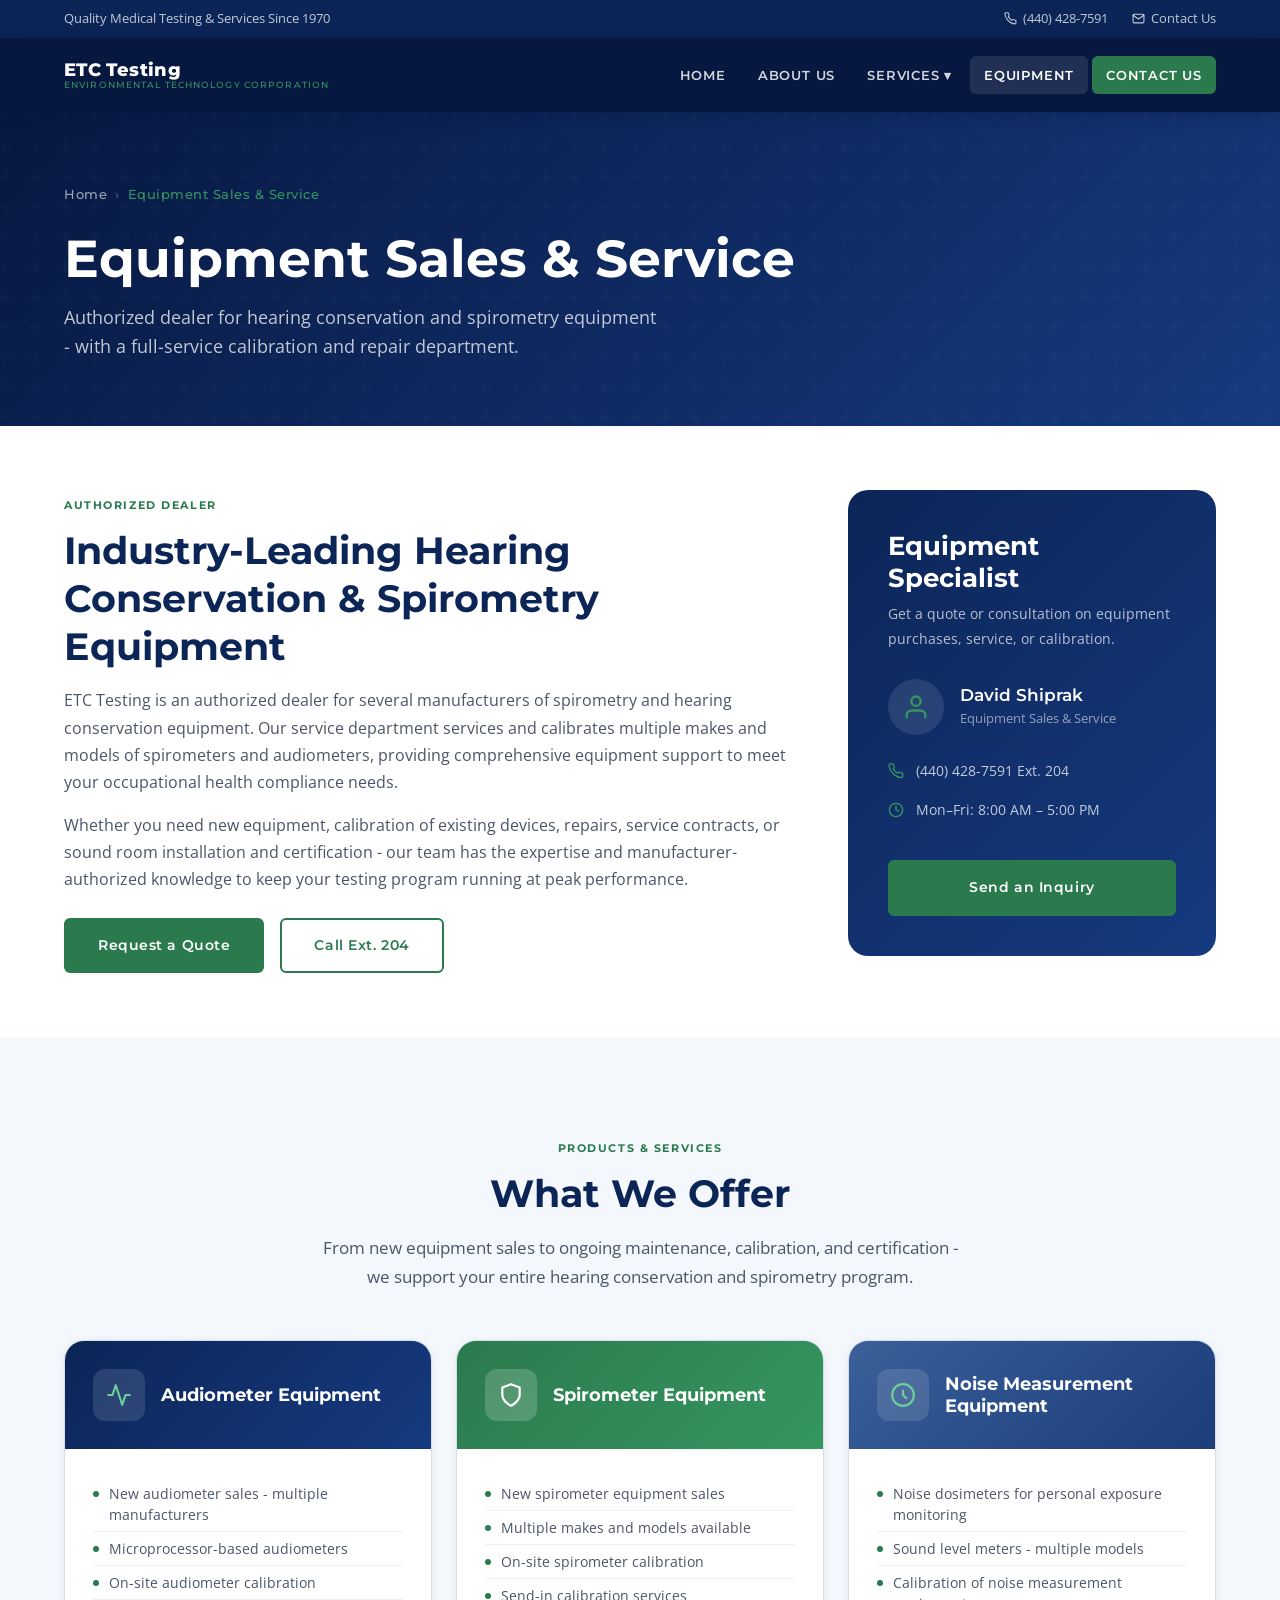
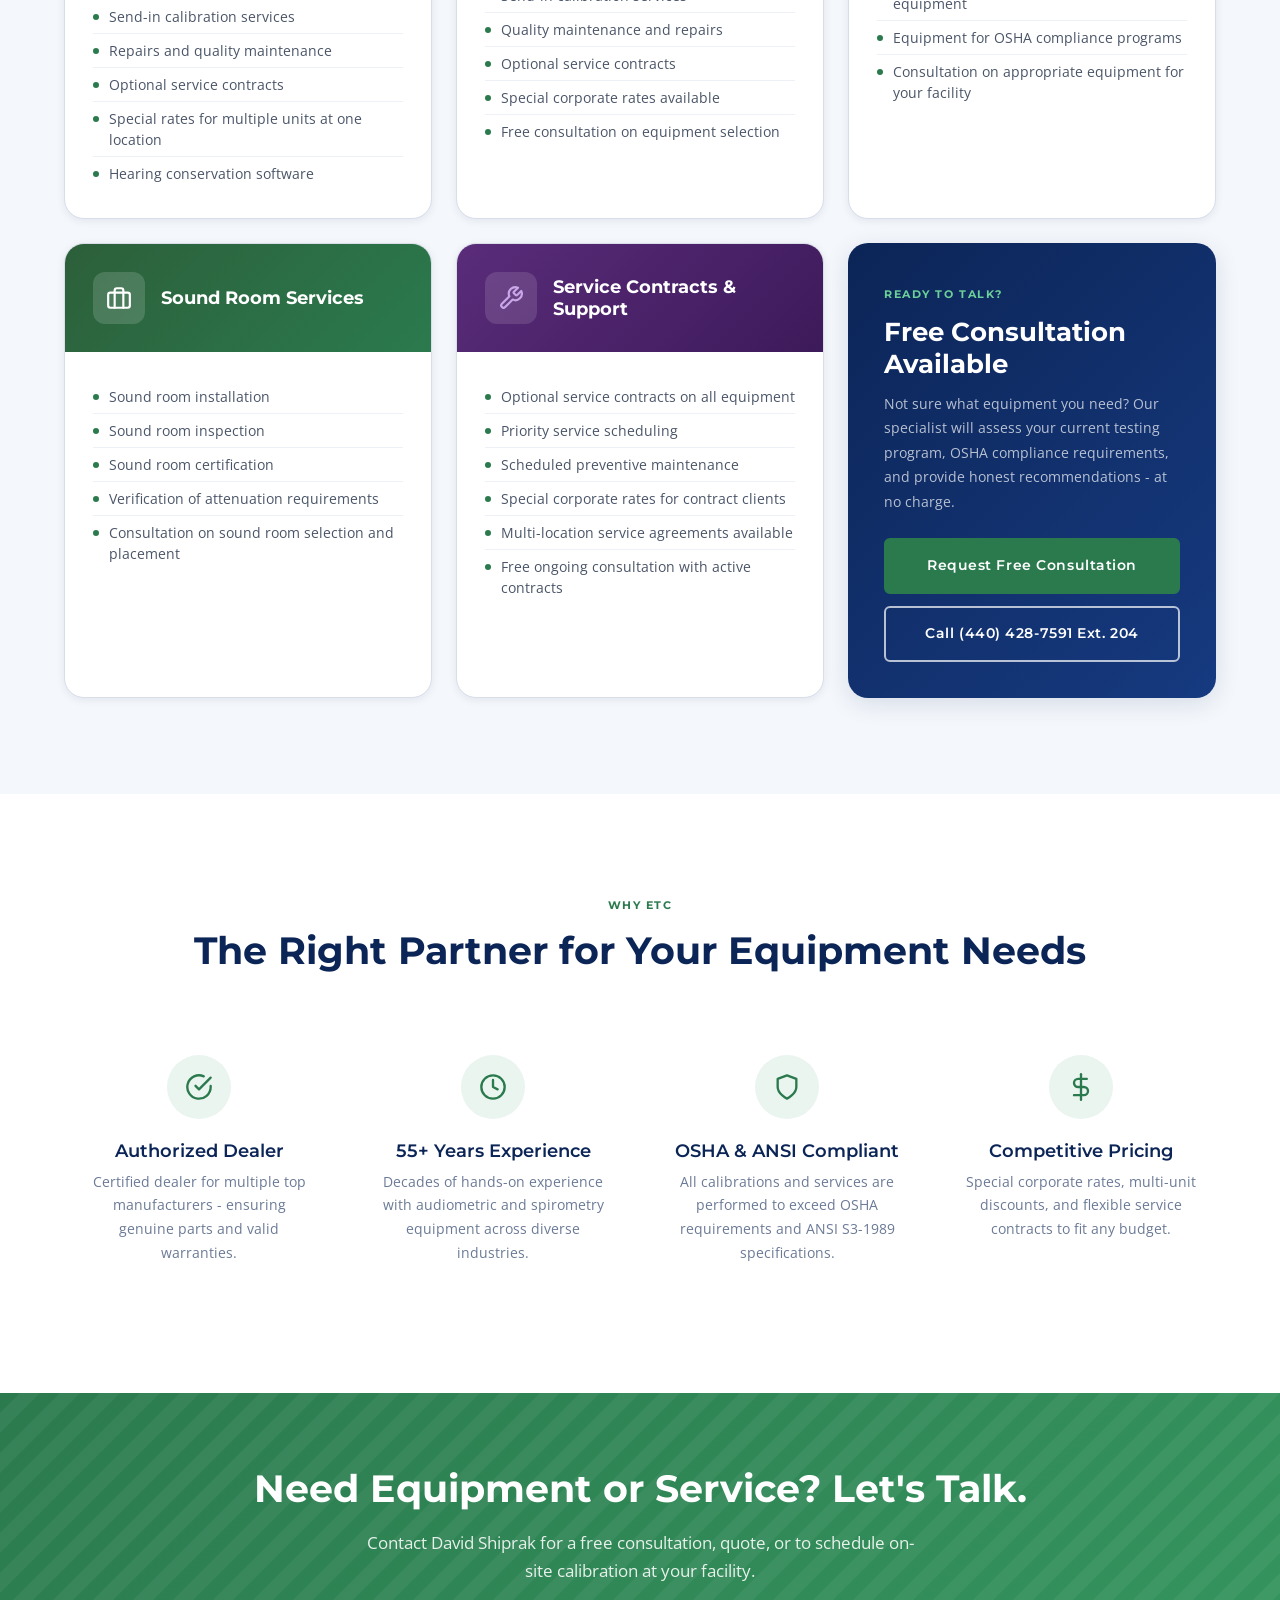
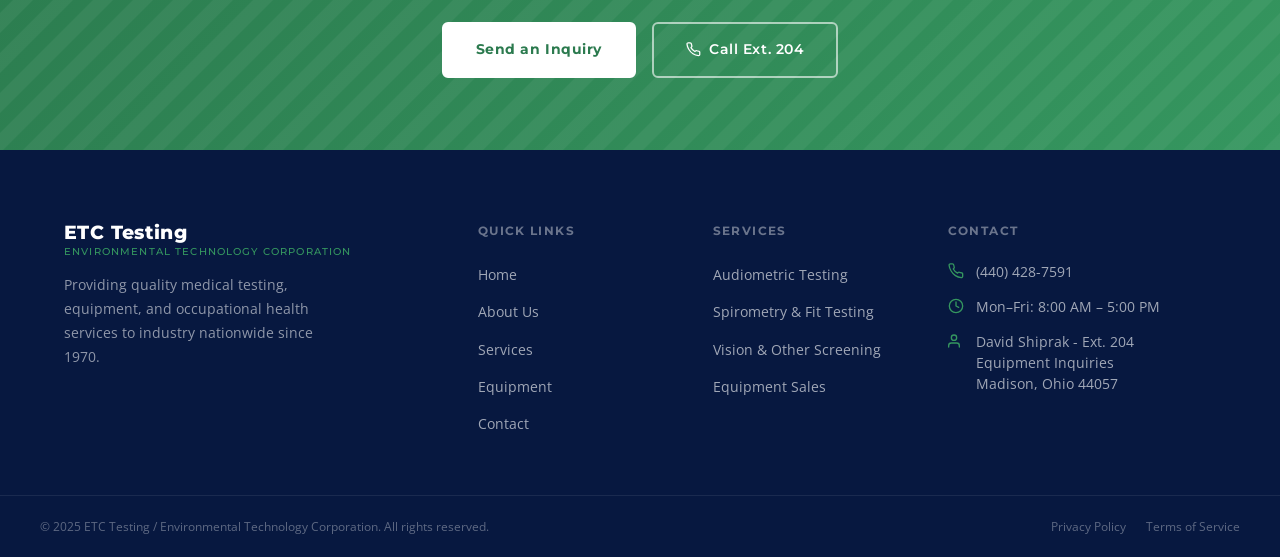
<file: equipment.html>
<!DOCTYPE html>
<html lang="en">
<head>
  <meta charset="UTF-8" />
  <meta name="viewport" content="width=device-width, initial-scale=1.0" />
  <title>Equipment Sales &amp; Service | ETC Testing</title>
  <meta name="description" content="ETC Testing  -  authorized dealer for audiometers, spirometers, dosimeters, and sound level meters. Calibration, repair, and service contracts available." />
  <link rel="stylesheet" href="css/styles.css" />
  <link rel="icon" href="data:image/svg+xml,<svg xmlns='http://www.w3.org/2000/svg' viewBox='0 0 100 100'><rect width='100' height='100' rx='16' fill='%230C2557'/><text y='.9em' x='.1em' font-size='80' fill='%232B7A4E'>⚕</text></svg>" />
</head>
<body>

  <!-- TOP BAR -->
  <div class="top-bar">
    <div class="container top-bar-inner">
      <div class="top-bar-left"><span>Quality Medical Testing &amp; Services Since 1970</span></div>
      <div class="top-bar-right">
        <a href="tel:4404287591">
          <svg xmlns="http://www.w3.org/2000/svg" width="13" height="13" viewBox="0 0 24 24" fill="none" stroke="currentColor" stroke-width="2" stroke-linecap="round" stroke-linejoin="round"><path d="M22 16.92v3a2 2 0 0 1-2.18 2 19.79 19.79 0 0 1-8.63-3.07A19.5 19.5 0 0 1 4.69 12a19.79 19.79 0 0 1-3.07-8.67A2 2 0 0 1 3.6 1.27h3a2 2 0 0 1 2 1.72c.127.96.361 1.903.7 2.81a2 2 0 0 1-.45 2.11L7.91 8.95a16 16 0 0 0 6.29 6.29l.95-.85a2 2 0 0 1 2.11-.45c.907.339 1.85.573 2.81.7A2 2 0 0 1 22 16.92z"/></svg>
          (440) 428-7591
        </a>
        <a href="contact.html">
          <svg xmlns="http://www.w3.org/2000/svg" width="13" height="13" viewBox="0 0 24 24" fill="none" stroke="currentColor" stroke-width="2" stroke-linecap="round" stroke-linejoin="round"><path d="M4 4h16c1.1 0 2 .9 2 2v12c0 1.1-.9 2-2 2H4c-1.1 0-2-.9-2-2V6c0-1.1.9-2 2-2z"/><polyline points="22,6 12,13 2,6"/></svg>
          Contact Us
        </a>
      </div>
    </div>
  </div>

  <!-- HEADER -->
  <header class="site-header">
    <div class="container header-inner">
      <a href="index.html" class="site-logo">
        <span class="logo-name">ETC Testing</span>
        <span class="logo-sub">Environmental Technology Corporation</span>
      </a>
      <button class="nav-toggle" aria-label="Toggle navigation" aria-expanded="false">
        <span></span><span></span><span></span>
      </button>
      <nav>
        <ul class="nav-list">
          <li><a href="index.html">Home</a></li>
          <li><a href="about.html">About Us</a></li>
          <li class="nav-item">
            <a href="services.html">Services ▾</a>
            <ul class="dropdown-menu">
              <li><a href="services.html#audiometric">Audiometric Testing</a></li>
              <li><a href="services.html#spirometry">Spirometry &amp; Fit Testing</a></li>
              <li><a href="services.html#other-screening">Vision &amp; Other Screening</a></li>
              <li><a href="services.html#equipment-service">Equipment Sales &amp; Service</a></li>
            </ul>
          </li>
          <li><a href="equipment.html" class="active">Equipment</a></li>
          <li><a href="contact.html" class="nav-cta">Contact Us</a></li>
        </ul>
      </nav>
    </div>
  </header>

  <!-- PAGE HERO -->
  <section class="page-hero">
    <div class="container">
      <div class="breadcrumb">
        <a href="index.html">Home</a>
        <span class="sep">›</span>
        <span class="current">Equipment Sales &amp; Service</span>
      </div>
      <h1>Equipment Sales &amp; Service</h1>
      <p>Authorized dealer for hearing conservation and spirometry equipment  -  with a full-service calibration and repair department.</p>
    </div>
  </section>

  <!-- INTRO -->
  <section class="section-pad-sm">
    <div class="container">
      <div style="display:grid; grid-template-columns:2fr 1fr; gap:48px; align-items:start;">
        <div>
          <span class="section-label">Authorized Dealer</span>
          <h2 class="section-title">Industry-Leading Hearing Conservation &amp; Spirometry Equipment</h2>
          <p>
            ETC Testing is an authorized dealer for several manufacturers of spirometry and hearing conservation equipment.
            Our service department services and calibrates multiple makes and models of spirometers and audiometers, providing comprehensive
            equipment support to meet your occupational health compliance needs.
          </p>
          <p>
            Whether you need new equipment, calibration of existing devices, repairs, service contracts, or sound room installation and
            certification  -  our team has the expertise and manufacturer-authorized knowledge to keep your testing program running at peak performance.
          </p>
          <div style="display:flex; gap:16px; margin-top:24px; flex-wrap:wrap;">
            <a href="contact.html" class="btn btn-primary">Request a Quote</a>
            <a href="tel:4404287591,204" class="btn btn-green-outline">Call Ext. 204</a>
          </div>
        </div>
        <div class="contact-card">
          <h3>Equipment Specialist</h3>
          <p>Get a quote or consultation on equipment purchases, service, or calibration.</p>
          <div class="contact-person">
            <div class="contact-person-avatar">
              <svg xmlns="http://www.w3.org/2000/svg" viewBox="0 0 24 24" fill="none" stroke="currentColor" stroke-width="2" stroke-linecap="round" stroke-linejoin="round"><path d="M20 21v-2a4 4 0 0 0-4-4H8a4 4 0 0 0-4 4v2"/><circle cx="12" cy="7" r="4"/></svg>
            </div>
            <div>
              <h4>David Shiprak</h4>
              <p>Equipment Sales &amp; Service</p>
            </div>
          </div>
          <div class="contact-detail">
            <svg xmlns="http://www.w3.org/2000/svg" viewBox="0 0 24 24" fill="none" stroke="currentColor" stroke-width="2" stroke-linecap="round" stroke-linejoin="round"><path d="M22 16.92v3a2 2 0 0 1-2.18 2 19.79 19.79 0 0 1-8.63-3.07A19.5 19.5 0 0 1 4.69 12a19.79 19.79 0 0 1-3.07-8.67A2 2 0 0 1 3.6 1.27h3a2 2 0 0 1 2 1.72c.127.96.361 1.903.7 2.81a2 2 0 0 1-.45 2.11L7.91 8.95a16 16 0 0 0 6.29 6.29l.95-.85a2 2 0 0 1 2.11-.45c.907.339 1.85.573 2.81.7A2 2 0 0 1 22 16.92z"/></svg>
            <a href="tel:4404287591,204">(440) 428-7591 Ext. 204</a>
          </div>
          <div class="contact-detail">
            <svg xmlns="http://www.w3.org/2000/svg" viewBox="0 0 24 24" fill="none" stroke="currentColor" stroke-width="2" stroke-linecap="round" stroke-linejoin="round"><circle cx="12" cy="12" r="10"/><polyline points="12 6 12 12 16 14"/></svg>
            <span>Mon–Fri: 8:00 AM – 5:00 PM</span>
          </div>
          <a href="contact.html" class="btn btn-primary">Send an Inquiry</a>
        </div>
      </div>
    </div>
  </section>

  <!-- PRODUCT CATEGORIES -->
  <section class="section-pad" style="background:var(--off-white);">
    <div class="container">
      <div class="text-center">
        <span class="section-label">Products &amp; Services</span>
        <h2 class="section-title">What We Offer</h2>
        <p class="section-subtitle">From new equipment sales to ongoing maintenance, calibration, and certification  -  we support your entire hearing conservation and spirometry program.</p>
      </div>

      <div style="display:grid; grid-template-columns:repeat(auto-fit, minmax(300px, 1fr)); gap:24px; margin-top:48px;">

        <div style="background:var(--white); border:1px solid var(--gray-200); border-radius:var(--radius-lg); overflow:hidden; box-shadow:var(--shadow-sm);">
          <div style="background:linear-gradient(135deg,var(--navy) 0%,var(--navy-mid) 100%); padding:28px; display:flex; align-items:center; gap:16px;">
            <div style="width:52px; height:52px; background:rgba(255,255,255,0.12); border-radius:var(--radius-md); display:flex; align-items:center; justify-content:center; flex-shrink:0;">
              <svg xmlns="http://www.w3.org/2000/svg" width="26" height="26" viewBox="0 0 24 24" fill="none" stroke="#6BCF97" stroke-width="2" stroke-linecap="round" stroke-linejoin="round"><path d="M22 12h-4l-3 9L9 3l-3 9H2"/></svg>
            </div>
            <h3 style="color:var(--white); font-size:1.1rem; margin:0;">Audiometer Equipment</h3>
          </div>
          <div style="padding:28px;">
            <ul class="checklist">
              <li>New audiometer sales  -  multiple manufacturers</li>
              <li>Microprocessor-based audiometers</li>
              <li>On-site audiometer calibration</li>
              <li>Send-in calibration services</li>
              <li>Repairs and quality maintenance</li>
              <li>Optional service contracts</li>
              <li>Special rates for multiple units at one location</li>
              <li>Hearing conservation software</li>
            </ul>
          </div>
        </div>

        <div style="background:var(--white); border:1px solid var(--gray-200); border-radius:var(--radius-lg); overflow:hidden; box-shadow:var(--shadow-sm);">
          <div style="background:linear-gradient(135deg,var(--green) 0%,var(--green-light) 100%); padding:28px; display:flex; align-items:center; gap:16px;">
            <div style="width:52px; height:52px; background:rgba(255,255,255,0.18); border-radius:var(--radius-md); display:flex; align-items:center; justify-content:center; flex-shrink:0;">
              <svg xmlns="http://www.w3.org/2000/svg" width="26" height="26" viewBox="0 0 24 24" fill="none" stroke="white" stroke-width="2" stroke-linecap="round" stroke-linejoin="round"><path d="M12 22s8-4 8-10V5l-8-3-8 3v7c0 6 8 10 8 10z"/></svg>
            </div>
            <h3 style="color:var(--white); font-size:1.1rem; margin:0;">Spirometer Equipment</h3>
          </div>
          <div style="padding:28px;">
            <ul class="checklist">
              <li>New spirometer equipment sales</li>
              <li>Multiple makes and models available</li>
              <li>On-site spirometer calibration</li>
              <li>Send-in calibration services</li>
              <li>Quality maintenance and repairs</li>
              <li>Optional service contracts</li>
              <li>Special corporate rates available</li>
              <li>Free consultation on equipment selection</li>
            </ul>
          </div>
        </div>

        <div style="background:var(--white); border:1px solid var(--gray-200); border-radius:var(--radius-lg); overflow:hidden; box-shadow:var(--shadow-sm);">
          <div style="background:linear-gradient(135deg,#3A5F99 0%,#1B3D7A 100%); padding:28px; display:flex; align-items:center; gap:16px;">
            <div style="width:52px; height:52px; background:rgba(255,255,255,0.12); border-radius:var(--radius-md); display:flex; align-items:center; justify-content:center; flex-shrink:0;">
              <svg xmlns="http://www.w3.org/2000/svg" width="26" height="26" viewBox="0 0 24 24" fill="none" stroke="#6BCF97" stroke-width="2" stroke-linecap="round" stroke-linejoin="round"><circle cx="12" cy="12" r="10"/><path d="M12 8v4l3 3"/></svg>
            </div>
            <h3 style="color:var(--white); font-size:1.1rem; margin:0;">Noise Measurement Equipment</h3>
          </div>
          <div style="padding:28px;">
            <ul class="checklist">
              <li>Noise dosimeters for personal exposure monitoring</li>
              <li>Sound level meters  -  multiple models</li>
              <li>Calibration of noise measurement equipment</li>
              <li>Equipment for OSHA compliance programs</li>
              <li>Consultation on appropriate equipment for your facility</li>
            </ul>
          </div>
        </div>

        <div style="background:var(--white); border:1px solid var(--gray-200); border-radius:var(--radius-lg); overflow:hidden; box-shadow:var(--shadow-sm);">
          <div style="background:linear-gradient(135deg,#2C5F3A 0%,var(--green) 100%); padding:28px; display:flex; align-items:center; gap:16px;">
            <div style="width:52px; height:52px; background:rgba(255,255,255,0.15); border-radius:var(--radius-md); display:flex; align-items:center; justify-content:center; flex-shrink:0;">
              <svg xmlns="http://www.w3.org/2000/svg" width="26" height="26" viewBox="0 0 24 24" fill="none" stroke="white" stroke-width="2" stroke-linecap="round" stroke-linejoin="round"><rect x="2" y="7" width="20" height="14" rx="2" ry="2"/><path d="M16 21V5a2 2 0 0 0-2-2h-4a2 2 0 0 0-2 2v16"/></svg>
            </div>
            <h3 style="color:var(--white); font-size:1.1rem; margin:0;">Sound Room Services</h3>
          </div>
          <div style="padding:28px;">
            <ul class="checklist">
              <li>Sound room installation</li>
              <li>Sound room inspection</li>
              <li>Sound room certification</li>
              <li>Verification of attenuation requirements</li>
              <li>Consultation on sound room selection and placement</li>
            </ul>
          </div>
        </div>

        <div style="background:var(--white); border:1px solid var(--gray-200); border-radius:var(--radius-lg); overflow:hidden; box-shadow:var(--shadow-sm);">
          <div style="background:linear-gradient(135deg,#5A2C7A 0%,#3D1A5A 100%); padding:28px; display:flex; align-items:center; gap:16px;">
            <div style="width:52px; height:52px; background:rgba(255,255,255,0.12); border-radius:var(--radius-md); display:flex; align-items:center; justify-content:center; flex-shrink:0;">
              <svg xmlns="http://www.w3.org/2000/svg" width="26" height="26" viewBox="0 0 24 24" fill="none" stroke="#C9A6E8" stroke-width="2" stroke-linecap="round" stroke-linejoin="round"><path d="M14.7 6.3a1 1 0 0 0 0 1.4l1.6 1.6a1 1 0 0 0 1.4 0l3.77-3.77a6 6 0 0 1-7.94 7.94l-6.91 6.91a2.12 2.12 0 0 1-3-3l6.91-6.91a6 6 0 0 1 7.94-7.94l-3.76 3.76z"/></svg>
            </div>
            <h3 style="color:var(--white); font-size:1.1rem; margin:0;">Service Contracts &amp; Support</h3>
          </div>
          <div style="padding:28px;">
            <ul class="checklist">
              <li>Optional service contracts on all equipment</li>
              <li>Priority service scheduling</li>
              <li>Scheduled preventive maintenance</li>
              <li>Special corporate rates for contract clients</li>
              <li>Multi-location service agreements available</li>
              <li>Free ongoing consultation with active contracts</li>
            </ul>
          </div>
        </div>

        <div style="background:linear-gradient(135deg,var(--navy) 0%,var(--navy-mid) 100%); border-radius:var(--radius-lg); overflow:hidden; box-shadow:var(--shadow-md); display:flex; flex-direction:column; justify-content:space-between;">
          <div style="padding:36px;">
            <div class="section-label" style="color:#6BCF97;">Ready to Talk?</div>
            <h3 style="color:var(--white); margin-bottom:12px;">Free Consultation Available</h3>
            <p style="color:rgba(255,255,255,0.7); font-size:0.9rem; line-height:1.7; margin-bottom:24px;">
              Not sure what equipment you need? Our specialist will assess your current testing program, OSHA compliance requirements, and provide honest recommendations  -  at no charge.
            </p>
            <a href="contact.html" class="btn btn-primary" style="width:100%; justify-content:center; margin-bottom:12px;">Request Free Consultation</a>
            <a href="tel:4404287591,204" class="btn btn-secondary" style="width:100%; justify-content:center;">Call (440) 428-7591 Ext. 204</a>
          </div>
        </div>

      </div>
    </div>
  </section>

  <!-- WHY CHOOSE ETC FOR EQUIPMENT -->
  <section class="section-pad">
    <div class="container">
      <div class="text-center">
        <span class="section-label">Why ETC</span>
        <h2 class="section-title">The Right Partner for Your Equipment Needs</h2>
      </div>
      <div style="display:grid; grid-template-columns:repeat(auto-fit,minmax(220px,1fr)); gap:24px; margin-top:48px;">
        <div style="text-align:center; padding:32px 20px;">
          <div style="width:64px; height:64px; background:var(--green-pale); border-radius:50%; display:flex; align-items:center; justify-content:center; margin:0 auto 20px;">
            <svg xmlns="http://www.w3.org/2000/svg" width="28" height="28" viewBox="0 0 24 24" fill="none" stroke="var(--green)" stroke-width="2" stroke-linecap="round" stroke-linejoin="round"><path d="M22 11.08V12a10 10 0 1 1-5.93-9.14"/><polyline points="22 4 12 14.01 9 11.01"/></svg>
          </div>
          <h4 style="color:var(--navy); margin-bottom:8px;">Authorized Dealer</h4>
          <p style="font-size:0.875rem; color:var(--text-muted);">Certified dealer for multiple top manufacturers  -  ensuring genuine parts and valid warranties.</p>
        </div>
        <div style="text-align:center; padding:32px 20px;">
          <div style="width:64px; height:64px; background:var(--green-pale); border-radius:50%; display:flex; align-items:center; justify-content:center; margin:0 auto 20px;">
            <svg xmlns="http://www.w3.org/2000/svg" width="28" height="28" viewBox="0 0 24 24" fill="none" stroke="var(--green)" stroke-width="2" stroke-linecap="round" stroke-linejoin="round"><circle cx="12" cy="12" r="10"/><polyline points="12 6 12 12 16 14"/></svg>
          </div>
          <h4 style="color:var(--navy); margin-bottom:8px;">55+ Years Experience</h4>
          <p style="font-size:0.875rem; color:var(--text-muted);">Decades of hands-on experience with audiometric and spirometry equipment across diverse industries.</p>
        </div>
        <div style="text-align:center; padding:32px 20px;">
          <div style="width:64px; height:64px; background:var(--green-pale); border-radius:50%; display:flex; align-items:center; justify-content:center; margin:0 auto 20px;">
            <svg xmlns="http://www.w3.org/2000/svg" width="28" height="28" viewBox="0 0 24 24" fill="none" stroke="var(--green)" stroke-width="2" stroke-linecap="round" stroke-linejoin="round"><path d="M12 22s8-4 8-10V5l-8-3-8 3v7c0 6 8 10 8 10z"/></svg>
          </div>
          <h4 style="color:var(--navy); margin-bottom:8px;">OSHA &amp; ANSI Compliant</h4>
          <p style="font-size:0.875rem; color:var(--text-muted);">All calibrations and services are performed to exceed OSHA requirements and ANSI S3-1989 specifications.</p>
        </div>
        <div style="text-align:center; padding:32px 20px;">
          <div style="width:64px; height:64px; background:var(--green-pale); border-radius:50%; display:flex; align-items:center; justify-content:center; margin:0 auto 20px;">
            <svg xmlns="http://www.w3.org/2000/svg" width="28" height="28" viewBox="0 0 24 24" fill="none" stroke="var(--green)" stroke-width="2" stroke-linecap="round" stroke-linejoin="round"><line x1="12" y1="1" x2="12" y2="23"/><path d="M17 5H9.5a3.5 3.5 0 0 0 0 7h5a3.5 3.5 0 0 1 0 7H6"/></svg>
          </div>
          <h4 style="color:var(--navy); margin-bottom:8px;">Competitive Pricing</h4>
          <p style="font-size:0.875rem; color:var(--text-muted);">Special corporate rates, multi-unit discounts, and flexible service contracts to fit any budget.</p>
        </div>
      </div>
    </div>
  </section>

  <!-- CTA BANNER -->
  <section class="cta-banner">
    <div class="container">
      <h2>Need Equipment or Service? Let's Talk.</h2>
      <p>Contact David Shiprak for a free consultation, quote, or to schedule on-site calibration at your facility.</p>
      <div class="cta-actions">
        <a href="contact.html" class="btn btn-white">Send an Inquiry</a>
        <a href="tel:4404287591,204" class="btn btn-white-outline">
          <svg xmlns="http://www.w3.org/2000/svg" width="15" height="15" viewBox="0 0 24 24" fill="none" stroke="currentColor" stroke-width="2" stroke-linecap="round" stroke-linejoin="round"><path d="M22 16.92v3a2 2 0 0 1-2.18 2 19.79 19.79 0 0 1-8.63-3.07A19.5 19.5 0 0 1 4.69 12a19.79 19.79 0 0 1-3.07-8.67A2 2 0 0 1 3.6 1.27h3a2 2 0 0 1 2 1.72c.127.96.361 1.903.7 2.81a2 2 0 0 1-.45 2.11L7.91 8.95a16 16 0 0 0 6.29 6.29l.95-.85a2 2 0 0 1 2.11-.45c.907.339 1.85.573 2.81.7A2 2 0 0 1 22 16.92z"/></svg>
          Call Ext. 204
        </a>
      </div>
    </div>
  </section>

  <!-- FOOTER -->
  <footer class="site-footer">
    <div class="footer-top">
      <div class="container">
        <div class="footer-grid">
          <div class="footer-brand">
            <div class="site-logo">
              <span class="logo-name">ETC Testing</span>
              <span class="logo-sub">Environmental Technology Corporation</span>
            </div>
            <p>Providing quality medical testing, equipment, and occupational health services to industry nationwide since 1970.</p>
          </div>
          <div>
            <div class="footer-heading">Quick Links</div>
            <ul class="footer-links">
              <li><a href="index.html">Home</a></li>
              <li><a href="about.html">About Us</a></li>
              <li><a href="services.html">Services</a></li>
              <li><a href="equipment.html">Equipment</a></li>
              <li><a href="contact.html">Contact</a></li>
            </ul>
          </div>
          <div>
            <div class="footer-heading">Services</div>
            <ul class="footer-links">
              <li><a href="services.html#audiometric">Audiometric Testing</a></li>
              <li><a href="services.html#spirometry">Spirometry &amp; Fit Testing</a></li>
              <li><a href="services.html#other-screening">Vision &amp; Other Screening</a></li>
              <li><a href="equipment.html">Equipment Sales</a></li>
            </ul>
          </div>
          <div>
            <div class="footer-heading">Contact</div>
            <div class="footer-contact-item">
              <svg xmlns="http://www.w3.org/2000/svg" viewBox="0 0 24 24" fill="none" stroke="currentColor" stroke-width="2" stroke-linecap="round" stroke-linejoin="round"><path d="M22 16.92v3a2 2 0 0 1-2.18 2 19.79 19.79 0 0 1-8.63-3.07A19.5 19.5 0 0 1 4.69 12a19.79 19.79 0 0 1-3.07-8.67A2 2 0 0 1 3.6 1.27h3a2 2 0 0 1 2 1.72c.127.96.361 1.903.7 2.81a2 2 0 0 1-.45 2.11L7.91 8.95a16 16 0 0 0 6.29 6.29l.95-.85a2 2 0 0 1 2.11-.45c.907.339 1.85.573 2.81.7A2 2 0 0 1 22 16.92z"/></svg>
              <span>(440) 428-7591</span>
            </div>
            <div class="footer-contact-item">
              <svg xmlns="http://www.w3.org/2000/svg" viewBox="0 0 24 24" fill="none" stroke="currentColor" stroke-width="2" stroke-linecap="round" stroke-linejoin="round"><circle cx="12" cy="12" r="10"/><polyline points="12 6 12 12 16 14"/></svg>
              <span>Mon–Fri: 8:00 AM – 5:00 PM</span>
            </div>
            <div class="footer-contact-item">
              <svg xmlns="http://www.w3.org/2000/svg" viewBox="0 0 24 24" fill="none" stroke="currentColor" stroke-width="2" stroke-linecap="round" stroke-linejoin="round"><path d="M17 21v-2a4 4 0 0 0-4-4H5a4 4 0 0 0-4 4v2"/><circle cx="9" cy="7" r="4"/></svg>
              <span>David Shiprak  -  Ext. 204<br>Equipment Inquiries<br>Madison, Ohio 44057</span>
            </div>
          </div>
        </div>
      </div>
    </div>
    <div class="container footer-bottom">
      <span class="footer-copy">&copy; 2025 ETC Testing / Environmental Technology Corporation. All rights reserved.</span>
      <div class="footer-legal">
        <a href="#">Privacy Policy</a>
        <a href="#">Terms of Service</a>
      </div>
    </div>
  </footer>

  <script src="js/main.js"></script>
</body>
</html>
</file>
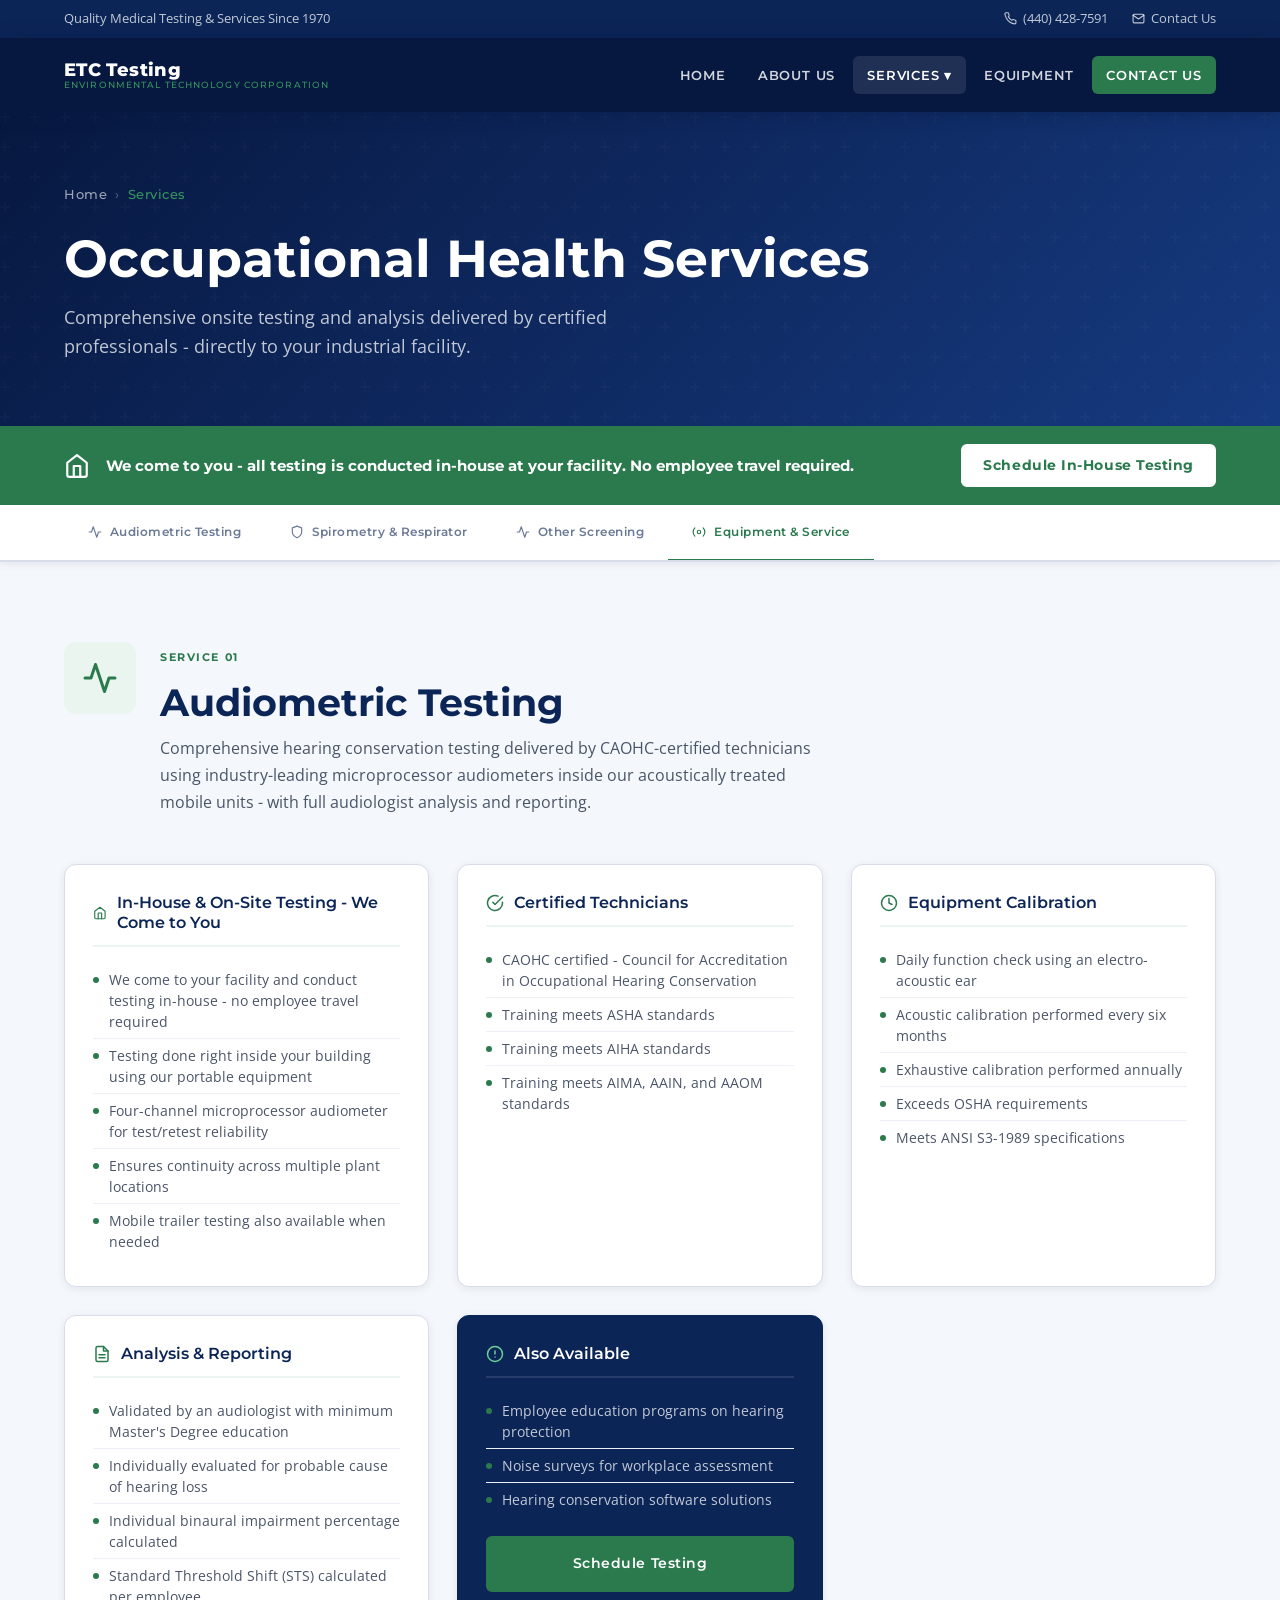
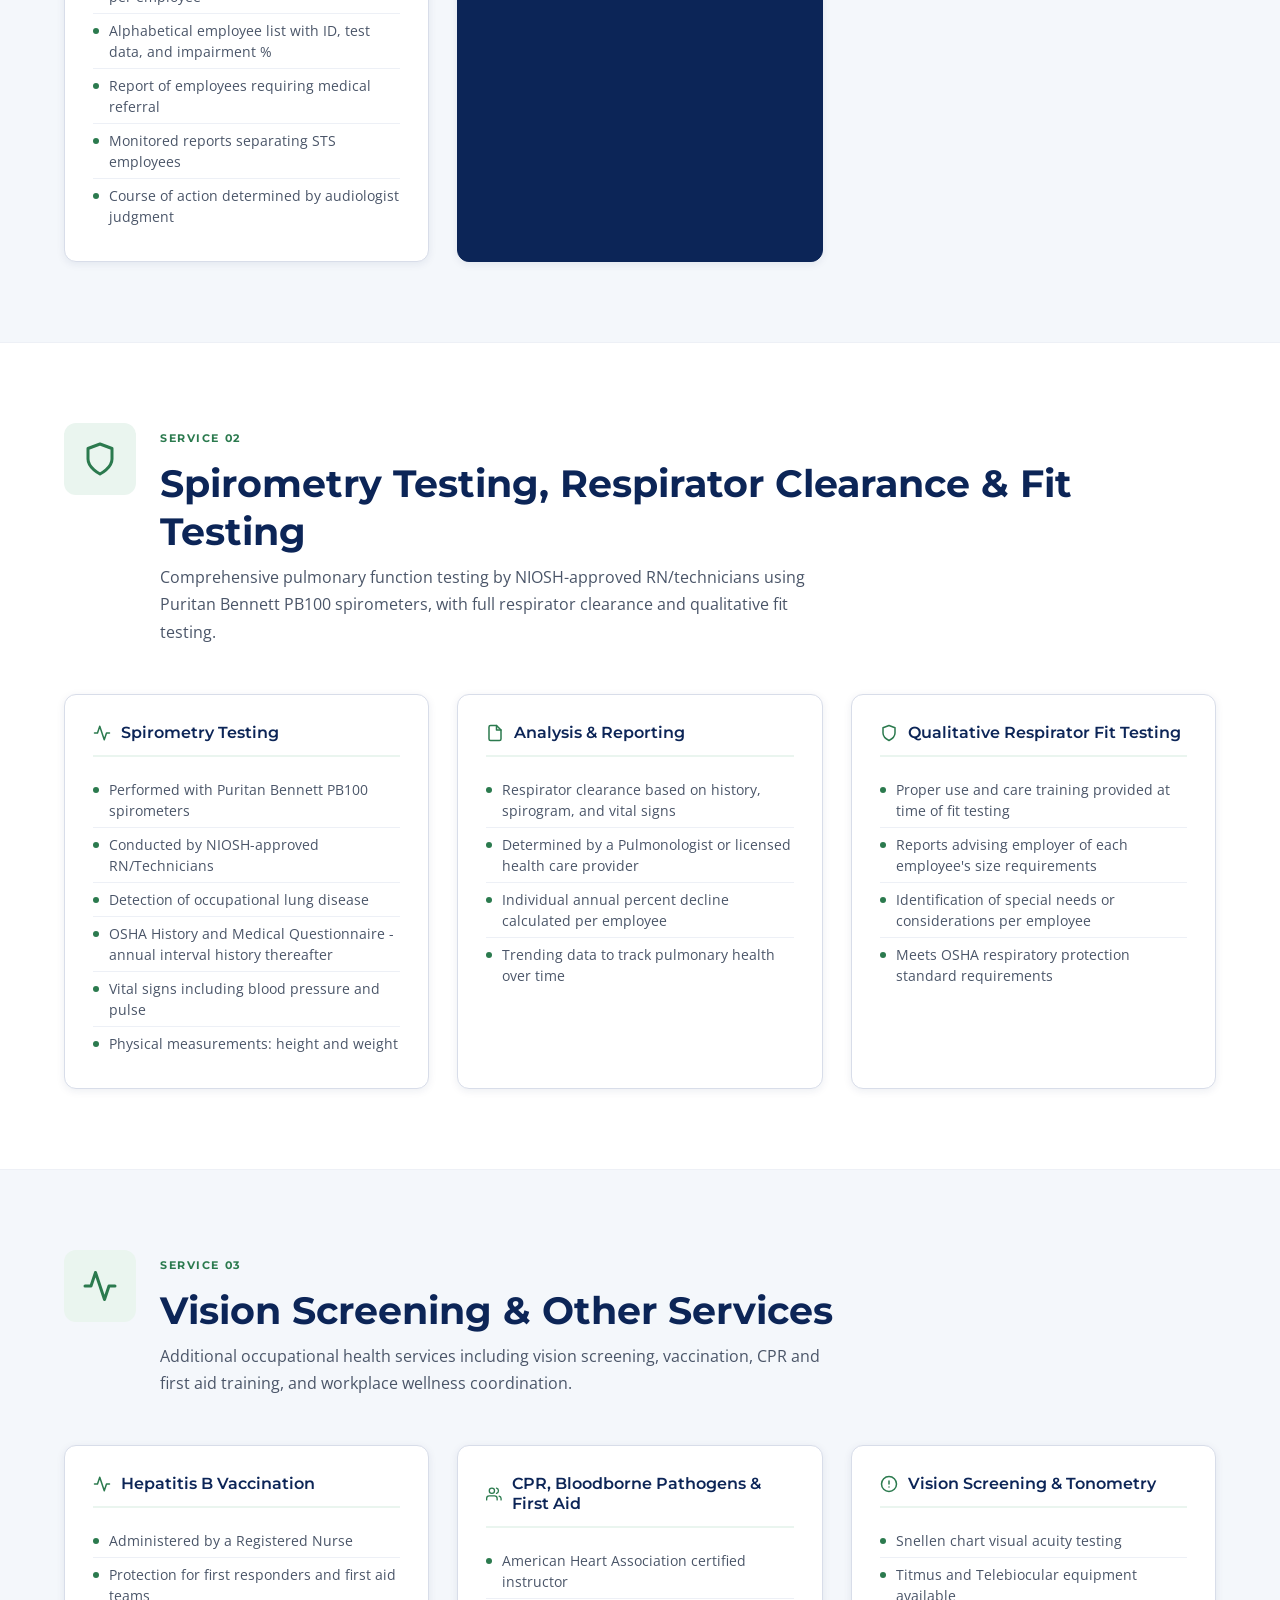
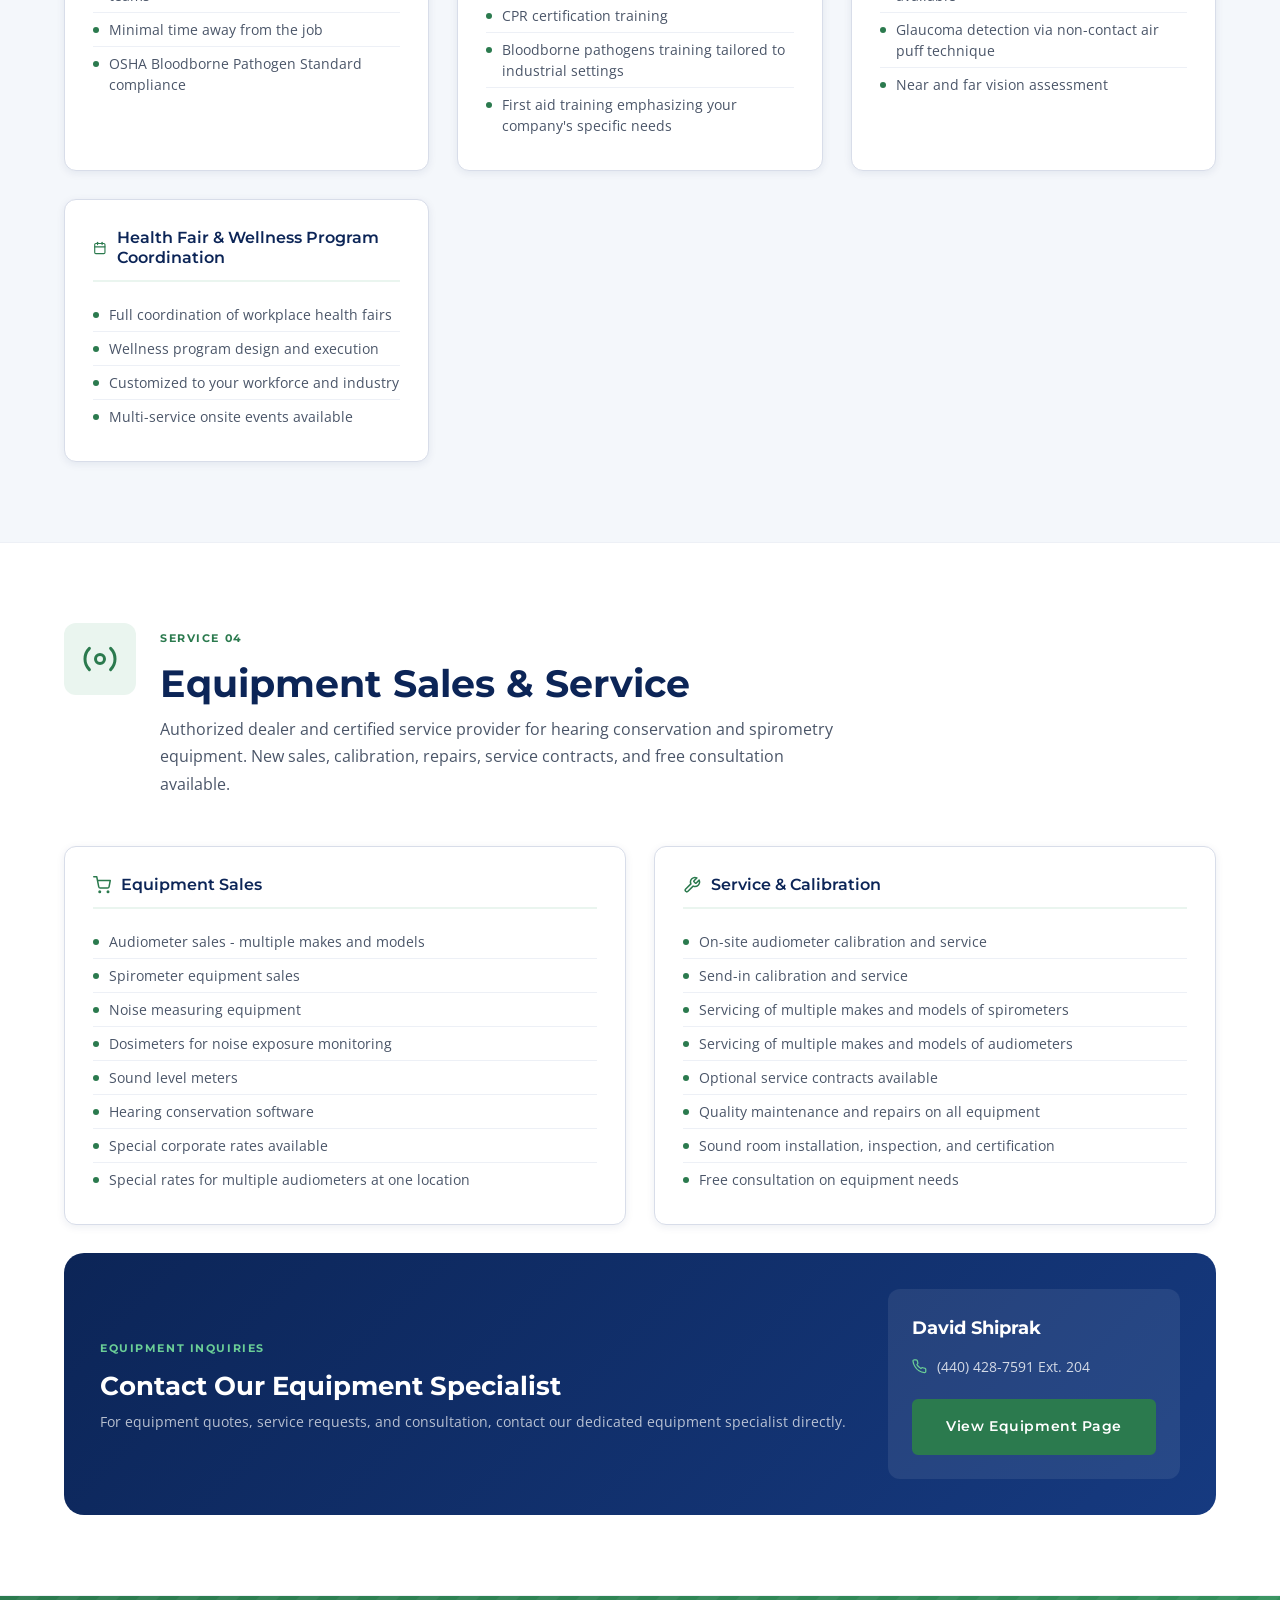
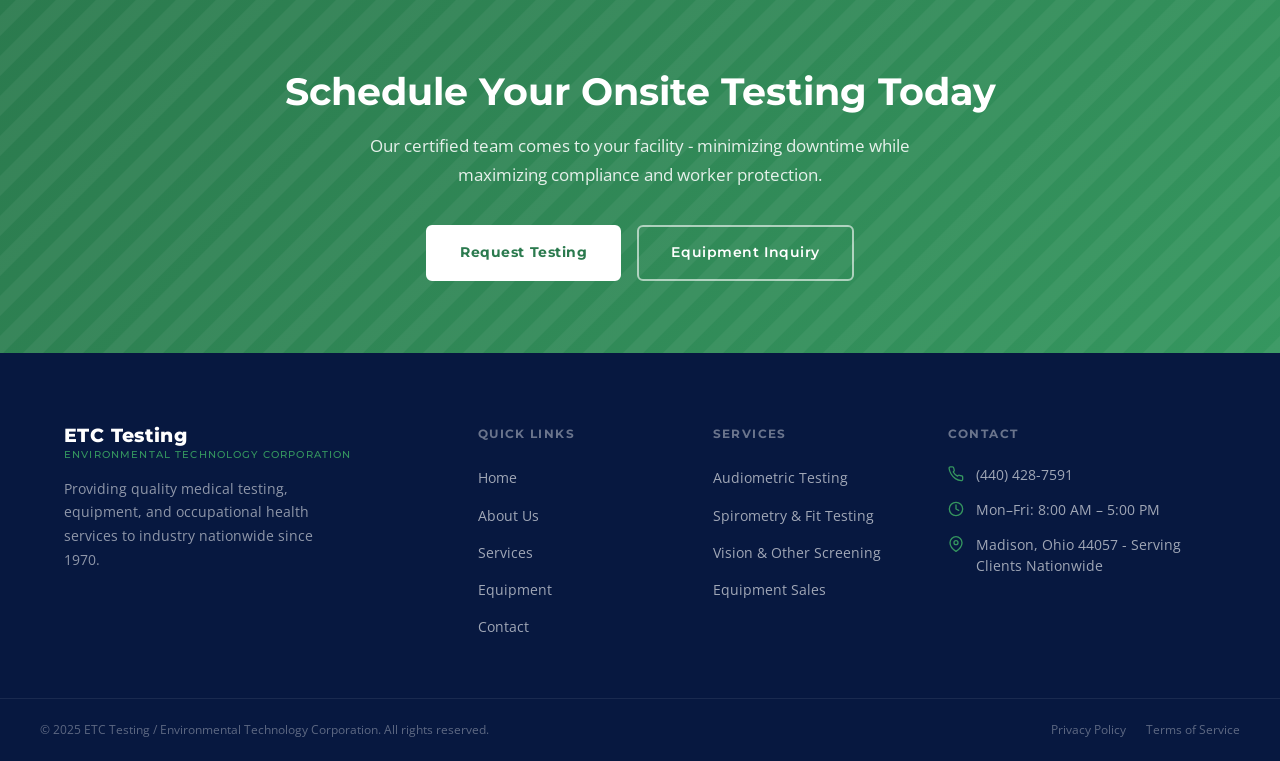
<file: services.html>
<!DOCTYPE html>
<html lang="en">
<head>
  <meta charset="UTF-8" />
  <meta name="viewport" content="width=device-width, initial-scale=1.0" />
  <title>Services | ETC Testing</title>
  <meta name="description" content="Explore ETC Testing' occupational health services: audiometric testing, spirometry, respirator fit testing, vision screening, and equipment sales." />
  <link rel="stylesheet" href="css/styles.css" />
  <link rel="icon" href="data:image/svg+xml,<svg xmlns='http://www.w3.org/2000/svg' viewBox='0 0 100 100'><rect width='100' height='100' rx='16' fill='%230C2557'/><text y='.9em' x='.1em' font-size='80' fill='%232B7A4E'>⚕</text></svg>" />
</head>
<body>

  <!-- TOP BAR -->
  <div class="top-bar">
    <div class="container top-bar-inner">
      <div class="top-bar-left"><span>Quality Medical Testing &amp; Services Since 1970</span></div>
      <div class="top-bar-right">
        <a href="tel:4404287591">
          <svg xmlns="http://www.w3.org/2000/svg" width="13" height="13" viewBox="0 0 24 24" fill="none" stroke="currentColor" stroke-width="2" stroke-linecap="round" stroke-linejoin="round"><path d="M22 16.92v3a2 2 0 0 1-2.18 2 19.79 19.79 0 0 1-8.63-3.07A19.5 19.5 0 0 1 4.69 12a19.79 19.79 0 0 1-3.07-8.67A2 2 0 0 1 3.6 1.27h3a2 2 0 0 1 2 1.72c.127.96.361 1.903.7 2.81a2 2 0 0 1-.45 2.11L7.91 8.95a16 16 0 0 0 6.29 6.29l.95-.85a2 2 0 0 1 2.11-.45c.907.339 1.85.573 2.81.7A2 2 0 0 1 22 16.92z"/></svg>
          (440) 428-7591
        </a>
        <a href="contact.html">
          <svg xmlns="http://www.w3.org/2000/svg" width="13" height="13" viewBox="0 0 24 24" fill="none" stroke="currentColor" stroke-width="2" stroke-linecap="round" stroke-linejoin="round"><path d="M4 4h16c1.1 0 2 .9 2 2v12c0 1.1-.9 2-2 2H4c-1.1 0-2-.9-2-2V6c0-1.1.9-2 2-2z"/><polyline points="22,6 12,13 2,6"/></svg>
          Contact Us
        </a>
      </div>
    </div>
  </div>

  <!-- HEADER -->
  <header class="site-header">
    <div class="container header-inner">
      <a href="index.html" class="site-logo">
        <span class="logo-name">ETC Testing</span>
        <span class="logo-sub">Environmental Technology Corporation</span>
      </a>
      <button class="nav-toggle" aria-label="Toggle navigation" aria-expanded="false">
        <span></span><span></span><span></span>
      </button>
      <nav>
        <ul class="nav-list">
          <li><a href="index.html">Home</a></li>
          <li><a href="about.html">About Us</a></li>
          <li class="nav-item">
            <a href="services.html" class="active">Services ▾</a>
            <ul class="dropdown-menu">
              <li><a href="#audiometric">Audiometric Testing</a></li>
              <li><a href="#spirometry">Spirometry &amp; Fit Testing</a></li>
              <li><a href="#other-screening">Vision &amp; Other Screening</a></li>
              <li><a href="#equipment-service">Equipment Sales &amp; Service</a></li>
            </ul>
          </li>
          <li><a href="equipment.html">Equipment</a></li>
          <li><a href="contact.html" class="nav-cta">Contact Us</a></li>
        </ul>
      </nav>
    </div>
  </header>

  <!-- PAGE HERO -->
  <section class="page-hero">
    <div class="container">
      <div class="breadcrumb">
        <a href="index.html">Home</a>
        <span class="sep">›</span>
        <span class="current">Services</span>
      </div>
      <h1>Occupational Health Services</h1>
      <p>Comprehensive onsite testing and analysis delivered by certified professionals  -  directly to your industrial facility.</p>
    </div>
  </section>

  <!-- IN-HOUSE TESTING BANNER -->
  <div style="background:var(--green); padding:18px 0;">
    <div class="container" style="display:flex; align-items:center; justify-content:space-between; gap:24px; flex-wrap:wrap;">
      <div style="display:flex; align-items:center; gap:16px;">
        <svg xmlns="http://www.w3.org/2000/svg" width="26" height="26" viewBox="0 0 24 24" fill="none" stroke="#fff" stroke-width="2" stroke-linecap="round" stroke-linejoin="round"><path d="M3 9l9-7 9 7v11a2 2 0 0 1-2 2H5a2 2 0 0 1-2-2z"/><polyline points="9 22 9 12 15 12 15 22"/></svg>
        <span style="font-family:var(--font-heading); font-weight:700; font-size:0.95rem; color:#fff;">We come to you  -  all testing is conducted in-house at your facility. No employee travel required.</span>
      </div>
      <a href="contact.html" class="btn btn-white" style="flex-shrink:0; padding:8px 20px; font-size:0.85rem;">Schedule In-House Testing</a>
    </div>
  </div>

  <!-- SERVICES STICKY NAV -->
  <div class="services-nav">
    <div class="container services-nav-inner">
      <div class="services-nav-item active" data-section="audiometric">
        <svg xmlns="http://www.w3.org/2000/svg" width="14" height="14" viewBox="0 0 24 24" fill="none" stroke="currentColor" stroke-width="2" stroke-linecap="round" stroke-linejoin="round"><path d="M22 12h-4l-3 9L9 3l-3 9H2"/></svg>
        Audiometric Testing
      </div>
      <div class="services-nav-item" data-section="spirometry">
        <svg xmlns="http://www.w3.org/2000/svg" width="14" height="14" viewBox="0 0 24 24" fill="none" stroke="currentColor" stroke-width="2" stroke-linecap="round" stroke-linejoin="round"><path d="M12 22s8-4 8-10V5l-8-3-8 3v7c0 6 8 10 8 10z"/></svg>
        Spirometry &amp; Respirator
      </div>
      <div class="services-nav-item" data-section="other-screening">
        <svg xmlns="http://www.w3.org/2000/svg" width="14" height="14" viewBox="0 0 24 24" fill="none" stroke="currentColor" stroke-width="2" stroke-linecap="round" stroke-linejoin="round"><polyline points="22 12 18 12 15 21 9 3 6 12 2 12"/></svg>
        Other Screening
      </div>
      <div class="services-nav-item" data-section="equipment-service">
        <svg xmlns="http://www.w3.org/2000/svg" width="14" height="14" viewBox="0 0 24 24" fill="none" stroke="currentColor" stroke-width="2" stroke-linecap="round" stroke-linejoin="round"><circle cx="12" cy="12" r="3"/><path d="M19.07 4.93a10 10 0 0 1 0 14.14M4.93 4.93a10 10 0 0 0 0 14.14"/></svg>
        Equipment &amp; Service
      </div>
    </div>
  </div>

  <!-- ════════════════════════════════════════════
       SERVICE 1: AUDIOMETRIC TESTING
  ════════════════════════════════════════════ -->
  <section id="audiometric" class="service-section">
    <div class="container">
      <div class="service-section-header">
        <div class="service-section-icon">
          <svg xmlns="http://www.w3.org/2000/svg" viewBox="0 0 24 24" fill="none" stroke="currentColor" stroke-width="2" stroke-linecap="round" stroke-linejoin="round"><path d="M22 12h-4l-3 9L9 3l-3 9H2"/></svg>
        </div>
        <div class="service-section-title">
          <span class="section-label">Service 01</span>
          <h2>Audiometric Testing</h2>
          <p>Comprehensive hearing conservation testing delivered by CAOHC-certified technicians using industry-leading microprocessor audiometers inside our acoustically treated mobile units  -  with full audiologist analysis and reporting.</p>
        </div>
      </div>

      <div class="detail-grid">
        <div class="detail-card">
          <h4>
            <svg xmlns="http://www.w3.org/2000/svg" viewBox="0 0 24 24" fill="none" stroke="currentColor" stroke-width="2" stroke-linecap="round" stroke-linejoin="round"><path d="M3 9l9-7 9 7v11a2 2 0 0 1-2 2H5a2 2 0 0 1-2-2z"/><polyline points="9 22 9 12 15 12 15 22"/></svg>
            In-House &amp; On-Site Testing  -  We Come to You
          </h4>
          <ul class="checklist">
            <li>We come to your facility and conduct testing in-house  -  no employee travel required</li>
            <li>Testing done right inside your building using our portable equipment</li>
            <li>Four-channel microprocessor audiometer for test/retest reliability</li>
            <li>Ensures continuity across multiple plant locations</li>
            <li>Mobile trailer testing also available when needed</li>
          </ul>
        </div>

        <div class="detail-card">
          <h4>
            <svg xmlns="http://www.w3.org/2000/svg" viewBox="0 0 24 24" fill="none" stroke="currentColor" stroke-width="2" stroke-linecap="round" stroke-linejoin="round"><path d="M22 11.08V12a10 10 0 1 1-5.93-9.14"/><polyline points="22 4 12 14.01 9 11.01"/></svg>
            Certified Technicians
          </h4>
          <ul class="checklist">
            <li>CAOHC certified  -  Council for Accreditation in Occupational Hearing Conservation</li>
            <li>Training meets ASHA standards</li>
            <li>Training meets AIHA standards</li>
            <li>Training meets AIMA, AAIN, and AAOM standards</li>
          </ul>
        </div>

        <div class="detail-card">
          <h4>
            <svg xmlns="http://www.w3.org/2000/svg" viewBox="0 0 24 24" fill="none" stroke="currentColor" stroke-width="2" stroke-linecap="round" stroke-linejoin="round"><circle cx="12" cy="12" r="10"/><polyline points="12 6 12 12 16 14"/></svg>
            Equipment Calibration
          </h4>
          <ul class="checklist">
            <li>Daily function check using an electro-acoustic ear</li>
            <li>Acoustic calibration performed every six months</li>
            <li>Exhaustive calibration performed annually</li>
            <li>Exceeds OSHA requirements</li>
            <li>Meets ANSI S3-1989 specifications</li>
          </ul>
        </div>

        <div class="detail-card">
          <h4>
            <svg xmlns="http://www.w3.org/2000/svg" viewBox="0 0 24 24" fill="none" stroke="currentColor" stroke-width="2" stroke-linecap="round" stroke-linejoin="round"><path d="M14 2H6a2 2 0 0 0-2 2v16a2 2 0 0 0 2 2h12a2 2 0 0 0 2-2V8z"/><polyline points="14 2 14 8 20 8"/><line x1="16" y1="13" x2="8" y2="13"/><line x1="16" y1="17" x2="8" y2="17"/></svg>
            Analysis &amp; Reporting
          </h4>
          <ul class="checklist">
            <li>Validated by an audiologist with minimum Master's Degree education</li>
            <li>Individually evaluated for probable cause of hearing loss</li>
            <li>Individual binaural impairment percentage calculated</li>
            <li>Standard Threshold Shift (STS) calculated per employee</li>
            <li>Alphabetical employee list with ID, test data, and impairment %</li>
            <li>Report of employees requiring medical referral</li>
            <li>Monitored reports separating STS employees</li>
            <li>Course of action determined by audiologist judgment</li>
          </ul>
        </div>

        <div class="detail-card" style="background:var(--navy); border-color:var(--navy);">
          <h4 style="color:var(--white); border-bottom-color:rgba(255,255,255,0.1);">
            <svg xmlns="http://www.w3.org/2000/svg" viewBox="0 0 24 24" fill="none" stroke="#6BCF97" stroke-width="2" stroke-linecap="round" stroke-linejoin="round"><circle cx="12" cy="12" r="10"/><line x1="12" y1="8" x2="12" y2="12"/><line x1="12" y1="16" x2="12.01" y2="16"/></svg>
            <span style="color:var(--white);">Also Available</span>
          </h4>
          <ul class="checklist">
            <li style="color:rgba(255,255,255,0.75);">Employee education programs on hearing protection</li>
            <li style="color:rgba(255,255,255,0.75);">Noise surveys for workplace assessment</li>
            <li style="color:rgba(255,255,255,0.75);">Hearing conservation software solutions</li>
          </ul>
          <a href="contact.html" class="btn btn-primary" style="margin-top:20px; width:100%; justify-content:center;">Schedule Testing</a>
        </div>
      </div>
    </div>
  </section>

  <!-- ════════════════════════════════════════════
       SERVICE 2: SPIROMETRY
  ════════════════════════════════════════════ -->
  <section id="spirometry" class="service-section">
    <div class="container">
      <div class="service-section-header">
        <div class="service-section-icon">
          <svg xmlns="http://www.w3.org/2000/svg" viewBox="0 0 24 24" fill="none" stroke="currentColor" stroke-width="2" stroke-linecap="round" stroke-linejoin="round"><path d="M12 22s8-4 8-10V5l-8-3-8 3v7c0 6 8 10 8 10z"/></svg>
        </div>
        <div class="service-section-title">
          <span class="section-label">Service 02</span>
          <h2>Spirometry Testing, Respirator Clearance &amp; Fit Testing</h2>
          <p>Comprehensive pulmonary function testing by NIOSH-approved RN/technicians using Puritan Bennett PB100 spirometers, with full respirator clearance and qualitative fit testing.</p>
        </div>
      </div>

      <div class="detail-grid">
        <div class="detail-card">
          <h4>
            <svg xmlns="http://www.w3.org/2000/svg" viewBox="0 0 24 24" fill="none" stroke="currentColor" stroke-width="2" stroke-linecap="round" stroke-linejoin="round"><path d="M22 12h-4l-3 9L9 3l-3 9H2"/></svg>
            Spirometry Testing
          </h4>
          <ul class="checklist">
            <li>Performed with Puritan Bennett PB100 spirometers</li>
            <li>Conducted by NIOSH-approved RN/Technicians</li>
            <li>Detection of occupational lung disease</li>
            <li>OSHA History and Medical Questionnaire  -  annual interval history thereafter</li>
            <li>Vital signs including blood pressure and pulse</li>
            <li>Physical measurements: height and weight</li>
          </ul>
        </div>

        <div class="detail-card">
          <h4>
            <svg xmlns="http://www.w3.org/2000/svg" viewBox="0 0 24 24" fill="none" stroke="currentColor" stroke-width="2" stroke-linecap="round" stroke-linejoin="round"><path d="M14 2H6a2 2 0 0 0-2 2v16a2 2 0 0 0 2 2h12a2 2 0 0 0 2-2V8z"/><polyline points="14 2 14 8 20 8"/></svg>
            Analysis &amp; Reporting
          </h4>
          <ul class="checklist">
            <li>Respirator clearance based on history, spirogram, and vital signs</li>
            <li>Determined by a Pulmonologist or licensed health care provider</li>
            <li>Individual annual percent decline calculated per employee</li>
            <li>Trending data to track pulmonary health over time</li>
          </ul>
        </div>

        <div class="detail-card">
          <h4>
            <svg xmlns="http://www.w3.org/2000/svg" viewBox="0 0 24 24" fill="none" stroke="currentColor" stroke-width="2" stroke-linecap="round" stroke-linejoin="round"><path d="M12 22s8-4 8-10V5l-8-3-8 3v7c0 6 8 10 8 10z"/></svg>
            Qualitative Respirator Fit Testing
          </h4>
          <ul class="checklist">
            <li>Proper use and care training provided at time of fit testing</li>
            <li>Reports advising employer of each employee's size requirements</li>
            <li>Identification of special needs or considerations per employee</li>
            <li>Meets OSHA respiratory protection standard requirements</li>
          </ul>
        </div>
      </div>
    </div>
  </section>

  <!-- ════════════════════════════════════════════
       SERVICE 4: OTHER SCREENING
  ════════════════════════════════════════════ -->
  <section id="other-screening" class="service-section">
    <div class="container">
      <div class="service-section-header">
        <div class="service-section-icon">
          <svg xmlns="http://www.w3.org/2000/svg" viewBox="0 0 24 24" fill="none" stroke="currentColor" stroke-width="2" stroke-linecap="round" stroke-linejoin="round"><polyline points="22 12 18 12 15 21 9 3 6 12 2 12"/></svg>
        </div>
        <div class="service-section-title">
          <span class="section-label">Service 03</span>
          <h2>Vision Screening &amp; Other Services</h2>
          <p>Additional occupational health services including vision screening, vaccination, CPR and first aid training, and workplace wellness coordination.</p>
        </div>
      </div>

      <div class="detail-grid">
        <div class="detail-card">
          <h4>
            <svg xmlns="http://www.w3.org/2000/svg" viewBox="0 0 24 24" fill="none" stroke="currentColor" stroke-width="2" stroke-linecap="round" stroke-linejoin="round"><path d="M22 12h-4l-3 9L9 3l-3 9H2"/></svg>
            Hepatitis B Vaccination
          </h4>
          <ul class="checklist">
            <li>Administered by a Registered Nurse</li>
            <li>Protection for first responders and first aid teams</li>
            <li>Minimal time away from the job</li>
            <li>OSHA Bloodborne Pathogen Standard compliance</li>
          </ul>
        </div>

        <div class="detail-card">
          <h4>
            <svg xmlns="http://www.w3.org/2000/svg" viewBox="0 0 24 24" fill="none" stroke="currentColor" stroke-width="2" stroke-linecap="round" stroke-linejoin="round"><path d="M17 21v-2a4 4 0 0 0-4-4H5a4 4 0 0 0-4 4v2"/><circle cx="9" cy="7" r="4"/><path d="M23 21v-2a4 4 0 0 0-3-3.87"/><path d="M16 3.13a4 4 0 0 1 0 7.75"/></svg>
            CPR, Bloodborne Pathogens &amp; First Aid
          </h4>
          <ul class="checklist">
            <li>American Heart Association certified instructor</li>
            <li>CPR certification training</li>
            <li>Bloodborne pathogens training tailored to industrial settings</li>
            <li>First aid training emphasizing your company's specific needs</li>
          </ul>
        </div>

        <div class="detail-card">
          <h4>
            <svg xmlns="http://www.w3.org/2000/svg" viewBox="0 0 24 24" fill="none" stroke="currentColor" stroke-width="2" stroke-linecap="round" stroke-linejoin="round"><circle cx="12" cy="12" r="10"/><path d="M12 8v4"/><path d="M12 16h.01"/></svg>
            Vision Screening &amp; Tonometry
          </h4>
          <ul class="checklist">
            <li>Snellen chart visual acuity testing</li>
            <li>Titmus and Telebiocular equipment available</li>
            <li>Glaucoma detection via non-contact air puff technique</li>
            <li>Near and far vision assessment</li>
          </ul>
        </div>

        <div class="detail-card">
          <h4>
            <svg xmlns="http://www.w3.org/2000/svg" viewBox="0 0 24 24" fill="none" stroke="currentColor" stroke-width="2" stroke-linecap="round" stroke-linejoin="round"><rect x="3" y="4" width="18" height="18" rx="2" ry="2"/><line x1="16" y1="2" x2="16" y2="6"/><line x1="8" y1="2" x2="8" y2="6"/><line x1="3" y1="10" x2="21" y2="10"/></svg>
            Health Fair &amp; Wellness Program Coordination
          </h4>
          <ul class="checklist">
            <li>Full coordination of workplace health fairs</li>
            <li>Wellness program design and execution</li>
            <li>Customized to your workforce and industry</li>
            <li>Multi-service onsite events available</li>
          </ul>
        </div>
      </div>
    </div>
  </section>

  <!-- ════════════════════════════════════════════
       SERVICE 5: EQUIPMENT
  ════════════════════════════════════════════ -->
  <section id="equipment-service" class="service-section">
    <div class="container">
      <div class="service-section-header">
        <div class="service-section-icon">
          <svg xmlns="http://www.w3.org/2000/svg" viewBox="0 0 24 24" fill="none" stroke="currentColor" stroke-width="2" stroke-linecap="round" stroke-linejoin="round"><circle cx="12" cy="12" r="3"/><path d="M19.07 4.93a10 10 0 0 1 0 14.14M4.93 4.93a10 10 0 0 0 0 14.14"/></svg>
        </div>
        <div class="service-section-title">
          <span class="section-label">Service 04</span>
          <h2>Equipment Sales &amp; Service</h2>
          <p>Authorized dealer and certified service provider for hearing conservation and spirometry equipment. New sales, calibration, repairs, service contracts, and free consultation available.</p>
        </div>
      </div>

      <div style="display:grid; grid-template-columns:1fr 1fr; gap:28px; margin-bottom:28px;">
        <div class="detail-card">
          <h4>
            <svg xmlns="http://www.w3.org/2000/svg" viewBox="0 0 24 24" fill="none" stroke="currentColor" stroke-width="2" stroke-linecap="round" stroke-linejoin="round"><circle cx="9" cy="21" r="1"/><circle cx="20" cy="21" r="1"/><path d="M1 1h4l2.68 13.39a2 2 0 0 0 2 1.61h9.72a2 2 0 0 0 2-1.61L23 6H6"/></svg>
            Equipment Sales
          </h4>
          <ul class="checklist">
            <li>Audiometer sales  -  multiple makes and models</li>
            <li>Spirometer equipment sales</li>
            <li>Noise measuring equipment</li>
            <li>Dosimeters for noise exposure monitoring</li>
            <li>Sound level meters</li>
            <li>Hearing conservation software</li>
            <li>Special corporate rates available</li>
            <li>Special rates for multiple audiometers at one location</li>
          </ul>
        </div>
        <div class="detail-card">
          <h4>
            <svg xmlns="http://www.w3.org/2000/svg" viewBox="0 0 24 24" fill="none" stroke="currentColor" stroke-width="2" stroke-linecap="round" stroke-linejoin="round"><path d="M14.7 6.3a1 1 0 0 0 0 1.4l1.6 1.6a1 1 0 0 0 1.4 0l3.77-3.77a6 6 0 0 1-7.94 7.94l-6.91 6.91a2.12 2.12 0 0 1-3-3l6.91-6.91a6 6 0 0 1 7.94-7.94l-3.76 3.76z"/></svg>
            Service &amp; Calibration
          </h4>
          <ul class="checklist">
            <li>On-site audiometer calibration and service</li>
            <li>Send-in calibration and service</li>
            <li>Servicing of multiple makes and models of spirometers</li>
            <li>Servicing of multiple makes and models of audiometers</li>
            <li>Optional service contracts available</li>
            <li>Quality maintenance and repairs on all equipment</li>
            <li>Sound room installation, inspection, and certification</li>
            <li>Free consultation on equipment needs</li>
          </ul>
        </div>
      </div>

      <div style="background:linear-gradient(135deg, var(--navy) 0%, var(--navy-mid) 100%); border-radius:var(--radius-lg); padding:36px; display:flex; gap:32px; align-items:center; flex-wrap:wrap;">
        <div style="flex:1; min-width:240px;">
          <div class="section-label" style="color:#6BCF97;">Equipment Inquiries</div>
          <h3 style="color:var(--white); margin-bottom:8px;">Contact Our Equipment Specialist</h3>
          <p style="color:rgba(255,255,255,0.7); margin:0; font-size:0.9rem;">For equipment quotes, service requests, and consultation, contact our dedicated equipment specialist directly.</p>
        </div>
        <div style="display:flex; flex-direction:column; gap:12px; background:rgba(255,255,255,0.08); border-radius:var(--radius-md); padding:24px; min-width:220px;">
          <div style="font-family:var(--font-heading); font-size:1.1rem; font-weight:700; color:var(--white);">David Shiprak</div>
          <a href="tel:4404287591,204" style="display:flex; gap:10px; align-items:center; color:rgba(255,255,255,0.8); font-size:0.9rem; transition:var(--transition);">
            <svg xmlns="http://www.w3.org/2000/svg" width="15" height="15" viewBox="0 0 24 24" fill="none" stroke="#6BCF97" stroke-width="2" stroke-linecap="round" stroke-linejoin="round"><path d="M22 16.92v3a2 2 0 0 1-2.18 2 19.79 19.79 0 0 1-8.63-3.07A19.5 19.5 0 0 1 4.69 12a19.79 19.79 0 0 1-3.07-8.67A2 2 0 0 1 3.6 1.27h3a2 2 0 0 1 2 1.72c.127.96.361 1.903.7 2.81a2 2 0 0 1-.45 2.11L7.91 8.95a16 16 0 0 0 6.29 6.29l.95-.85a2 2 0 0 1 2.11-.45c.907.339 1.85.573 2.81.7A2 2 0 0 1 22 16.92z"/></svg>
            (440) 428-7591 Ext. 204
          </a>
          <a href="equipment.html" class="btn btn-primary" style="margin-top:8px; justify-content:center;">View Equipment Page</a>
        </div>
      </div>
    </div>
  </section>

  <!-- CTA BANNER -->
  <section class="cta-banner">
    <div class="container">
      <h2>Schedule Your Onsite Testing Today</h2>
      <p>Our certified team comes to your facility  -  minimizing downtime while maximizing compliance and worker protection.</p>
      <div class="cta-actions">
        <a href="contact.html" class="btn btn-white">Request Testing</a>
        <a href="equipment.html" class="btn btn-white-outline">Equipment Inquiry</a>
      </div>
    </div>
  </section>

  <!-- FOOTER -->
  <footer class="site-footer">
    <div class="footer-top">
      <div class="container">
        <div class="footer-grid">
          <div class="footer-brand">
            <div class="site-logo">
              <span class="logo-name">ETC Testing</span>
              <span class="logo-sub">Environmental Technology Corporation</span>
            </div>
            <p>Providing quality medical testing, equipment, and occupational health services to industry nationwide since 1970.</p>
          </div>
          <div>
            <div class="footer-heading">Quick Links</div>
            <ul class="footer-links">
              <li><a href="index.html">Home</a></li>
              <li><a href="about.html">About Us</a></li>
              <li><a href="services.html">Services</a></li>
              <li><a href="equipment.html">Equipment</a></li>
              <li><a href="contact.html">Contact</a></li>
            </ul>
          </div>
          <div>
            <div class="footer-heading">Services</div>
            <ul class="footer-links">
              <li><a href="#audiometric">Audiometric Testing</a></li>
              <li><a href="#spirometry">Spirometry &amp; Fit Testing</a></li>
              <li><a href="#other-screening">Vision &amp; Other Screening</a></li>
              <li><a href="equipment.html">Equipment Sales</a></li>
            </ul>
          </div>
          <div>
            <div class="footer-heading">Contact</div>
            <div class="footer-contact-item">
              <svg xmlns="http://www.w3.org/2000/svg" viewBox="0 0 24 24" fill="none" stroke="currentColor" stroke-width="2" stroke-linecap="round" stroke-linejoin="round"><path d="M22 16.92v3a2 2 0 0 1-2.18 2 19.79 19.79 0 0 1-8.63-3.07A19.5 19.5 0 0 1 4.69 12a19.79 19.79 0 0 1-3.07-8.67A2 2 0 0 1 3.6 1.27h3a2 2 0 0 1 2 1.72c.127.96.361 1.903.7 2.81a2 2 0 0 1-.45 2.11L7.91 8.95a16 16 0 0 0 6.29 6.29l.95-.85a2 2 0 0 1 2.11-.45c.907.339 1.85.573 2.81.7A2 2 0 0 1 22 16.92z"/></svg>
              <span>(440) 428-7591</span>
            </div>
            <div class="footer-contact-item">
              <svg xmlns="http://www.w3.org/2000/svg" viewBox="0 0 24 24" fill="none" stroke="currentColor" stroke-width="2" stroke-linecap="round" stroke-linejoin="round"><circle cx="12" cy="12" r="10"/><polyline points="12 6 12 12 16 14"/></svg>
              <span>Mon–Fri: 8:00 AM – 5:00 PM</span>
            </div>
            <div class="footer-contact-item">
              <svg xmlns="http://www.w3.org/2000/svg" viewBox="0 0 24 24" fill="none" stroke="currentColor" stroke-width="2" stroke-linecap="round" stroke-linejoin="round"><path d="M21 10c0 7-9 13-9 13s-9-6-9-13a9 9 0 0 1 18 0z"/><circle cx="12" cy="10" r="3"/></svg>
              <span>Madison, Ohio 44057  -  Serving Clients Nationwide</span>
            </div>
          </div>
        </div>
      </div>
    </div>
    <div class="container footer-bottom">
      <span class="footer-copy">&copy; 2025 ETC Testing / Environmental Technology Corporation. All rights reserved.</span>
      <div class="footer-legal">
        <a href="#">Privacy Policy</a>
        <a href="#">Terms of Service</a>
      </div>
    </div>
  </footer>

  <script src="js/main.js"></script>
</body>
</html>
</file>
<file: css/styles.css>
/* ============================================================
   ETC Testing  -  Main Stylesheet
   Color Palette: Navy Blue / White / Green Accent
   ============================================================ */

@import url('https://fonts.googleapis.com/css2?family=Montserrat:wght@400;500;600;700;800&family=Open+Sans:wght@300;400;500;600&display=swap');

/* === CSS VARIABLES === */
:root {
  --navy:          #0C2557;
  --navy-dark:     #071840;
  --navy-mid:      #163A80;
  --navy-light:    #2450A8;
  --green:         #2B7A4E;
  --green-light:   #35965F;
  --green-pale:    #EAF5EF;
  --white:         #FFFFFF;
  --off-white:     #F4F7FB;
  --gray-100:      #EDF0F6;
  --gray-200:      #D8DDE9;
  --gray-400:      #97A3BC;
  --gray-600:      #56647A;
  --gray-800:      #2C3A52;
  --text-primary:  #172037;
  --text-secondary:#4A5568;
  --text-muted:    #6B7A96;

  --font-heading: 'Montserrat', sans-serif;
  --font-body:    'Open Sans', sans-serif;

  --shadow-sm: 0 2px 8px rgba(12, 37, 87, 0.08);
  --shadow-md: 0 6px 24px rgba(12, 37, 87, 0.12);
  --shadow-lg: 0 12px 48px rgba(12, 37, 87, 0.18);

  --radius-sm: 6px;
  --radius-md: 12px;
  --radius-lg: 20px;

  --transition: all 0.3s ease;
  --max-width: 1200px;
}

/* === RESET & BASE === */
*, *::before, *::after { box-sizing: border-box; margin: 0; padding: 0; }

html { scroll-behavior: smooth; font-size: 16px; }

body {
  font-family: var(--font-body);
  color: var(--text-primary);
  background: var(--white);
  line-height: 1.7;
  -webkit-font-smoothing: antialiased;
}

img { max-width: 100%; height: auto; display: block; }
a  { color: inherit; text-decoration: none; }
ul { list-style: none; }

/* === TYPOGRAPHY === */
h1, h2, h3, h4, h5, h6 {
  font-family: var(--font-heading);
  line-height: 1.25;
  color: var(--navy);
  font-weight: 700;
}

h1 { font-size: clamp(2rem, 5vw, 3.25rem); }
h2 { font-size: clamp(1.6rem, 3.5vw, 2.4rem); }
h3 { font-size: clamp(1.2rem, 2.5vw, 1.6rem); }
h4 { font-size: 1.15rem; font-weight: 600; }

p { color: var(--text-secondary); margin-bottom: 1rem; }
p:last-child { margin-bottom: 0; }

/* === LAYOUT UTILITIES === */
.container {
  max-width: var(--max-width);
  margin: 0 auto;
  padding: 0 24px;
}

.section-pad    { padding: 96px 0; }
.section-pad-sm { padding: 64px 0; }

.section-label {
  display: inline-block;
  font-family: var(--font-heading);
  font-size: 0.7rem;
  font-weight: 700;
  letter-spacing: 0.14em;
  text-transform: uppercase;
  color: var(--green);
  margin-bottom: 12px;
}

.section-title {
  margin-bottom: 16px;
}

.section-subtitle {
  font-size: 1.05rem;
  color: var(--text-secondary);
  max-width: 640px;
  margin-bottom: 48px;
}

.text-center { text-align: center; }
.text-center .section-subtitle { margin-left: auto; margin-right: auto; }

/* === BUTTONS === */
.btn {
  display: inline-flex;
  align-items: center;
  gap: 8px;
  padding: 14px 32px;
  border-radius: var(--radius-sm);
  font-family: var(--font-heading);
  font-size: 0.875rem;
  font-weight: 600;
  letter-spacing: 0.04em;
  cursor: pointer;
  transition: var(--transition);
  border: 2px solid transparent;
  white-space: nowrap;
}

.btn-primary {
  background: var(--green);
  color: var(--white);
  border-color: var(--green);
}
.btn-primary:hover {
  background: var(--green-light);
  border-color: var(--green-light);
  transform: translateY(-2px);
  box-shadow: 0 8px 24px rgba(43, 122, 78, 0.35);
}

.btn-secondary {
  background: transparent;
  color: var(--white);
  border-color: rgba(255,255,255,0.7);
}
.btn-secondary:hover {
  background: rgba(255,255,255,0.12);
  border-color: var(--white);
}

.btn-outline {
  background: transparent;
  color: var(--navy);
  border-color: var(--navy);
}
.btn-outline:hover {
  background: var(--navy);
  color: var(--white);
}

.btn-green-outline {
  background: transparent;
  color: var(--green);
  border-color: var(--green);
}
.btn-green-outline:hover {
  background: var(--green);
  color: var(--white);
}

/* === HEADER / NAVIGATION === */
.site-header {
  position: sticky;
  top: 0;
  z-index: 1000;
  background: var(--navy-dark);
  box-shadow: 0 2px 16px rgba(7, 24, 64, 0.4);
}

.header-inner {
  display: flex;
  align-items: center;
  justify-content: space-between;
  height: 74px;
}

.site-logo {
  display: flex;
  flex-direction: column;
  line-height: 1.1;
}

.logo-name {
  font-family: var(--font-heading);
  font-size: 1.15rem;
  font-weight: 800;
  color: var(--white);
  letter-spacing: 0.02em;
}

.logo-sub {
  font-family: var(--font-heading);
  font-size: 0.58rem;
  font-weight: 500;
  color: var(--green-light);
  letter-spacing: 0.12em;
  text-transform: uppercase;
}

.nav-list {
  display: flex;
  align-items: center;
  gap: 4px;
}

.nav-list a {
  display: block;
  padding: 8px 14px;
  font-family: var(--font-heading);
  font-size: 0.82rem;
  font-weight: 600;
  letter-spacing: 0.06em;
  text-transform: uppercase;
  color: rgba(255,255,255,0.82);
  border-radius: var(--radius-sm);
  transition: var(--transition);
}

.nav-list a:hover,
.nav-list a.active {
  color: var(--white);
  background: rgba(255,255,255,0.1);
}

.nav-cta {
  background: var(--green) !important;
  color: var(--white) !important;
  border-radius: var(--radius-sm) !important;
}
.nav-cta:hover {
  background: var(--green-light) !important;
}

/* Dropdown */
.nav-item { position: relative; }
.dropdown-menu {
  display: none;
  position: absolute;
  top: calc(100% + 8px);
  left: 0;
  background: var(--white);
  border-radius: var(--radius-md);
  box-shadow: var(--shadow-lg);
  min-width: 240px;
  padding: 8px 0;
  border-top: 3px solid var(--green);
}
.nav-item:hover .dropdown-menu { display: block; }
.dropdown-menu a {
  display: block;
  padding: 10px 20px;
  font-family: var(--font-body);
  font-size: 0.875rem;
  font-weight: 500;
  color: var(--text-secondary) !important;
  letter-spacing: 0;
  text-transform: none;
  border-radius: 0 !important;
  background: transparent !important;
  transition: var(--transition);
}
.dropdown-menu a:hover {
  color: var(--navy) !important;
  background: var(--off-white) !important;
  padding-left: 28px;
}

/* Mobile Nav Toggle */
.nav-toggle {
  display: none;
  flex-direction: column;
  gap: 5px;
  cursor: pointer;
  background: none;
  border: none;
  padding: 4px;
}
.nav-toggle span {
  display: block;
  width: 24px;
  height: 2px;
  background: var(--white);
  border-radius: 2px;
  transition: var(--transition);
}

/* === TOP BAR === */
.top-bar {
  background: var(--navy);
  padding: 8px 0;
  font-size: 0.8rem;
}
.top-bar-inner {
  display: flex;
  justify-content: space-between;
  align-items: center;
  gap: 16px;
}
.top-bar span, .top-bar a {
  color: rgba(255,255,255,0.75);
  display: flex;
  align-items: center;
  gap: 6px;
}
.top-bar a:hover { color: var(--white); }
.top-bar-right { display: flex; gap: 24px; }

/* === PAGE HERO === */
.page-hero {
  background: linear-gradient(135deg, var(--navy-dark) 0%, var(--navy-mid) 100%);
  padding: 72px 0 64px;
  position: relative;
  overflow: hidden;
}
.page-hero::before {
  content: '';
  position: absolute;
  inset: 0;
  background: url("data:image/svg+xml,%3Csvg width='60' height='60' viewBox='0 0 60 60' xmlns='http://www.w3.org/2000/svg'%3E%3Cg fill='none' fill-rule='evenodd'%3E%3Cg fill='%23ffffff' fill-opacity='0.02'%3E%3Cpath d='M36 34v-4h-2v4h-4v2h4v4h2v-4h4v-2h-4zm0-30V0h-2v4h-4v2h4v4h2V6h4V4h-4zM6 34v-4H4v4H0v2h4v4h2v-4h4v-2H6zM6 4V0H4v4H0v2h4v4h2V6h4V4H6z'/%3E%3C/g%3E%3C/g%3E%3C/svg%3E");
}
.page-hero .container { position: relative; }
.page-hero h1 { color: var(--white); margin-bottom: 12px; }
.page-hero p  { color: rgba(255,255,255,0.75); font-size: 1.1rem; max-width: 600px; margin-bottom: 0; }

.breadcrumb {
  display: flex;
  align-items: center;
  gap: 8px;
  margin-bottom: 20px;
  font-size: 0.8rem;
  font-family: var(--font-heading);
  font-weight: 500;
  letter-spacing: 0.04em;
}
.breadcrumb a { color: rgba(255,255,255,0.6); transition: var(--transition); }
.breadcrumb a:hover { color: var(--white); }
.breadcrumb .sep { color: rgba(255,255,255,0.3); }
.breadcrumb .current { color: var(--green-light); }

/* === HOME HERO === */
.home-hero {
  min-height: calc(100vh - 74px - 40px);
  background: linear-gradient(160deg, var(--navy-dark) 0%, var(--navy) 55%, var(--navy-mid) 100%);
  display: flex;
  align-items: center;
  position: relative;
  overflow: hidden;
  padding: 80px 0;
}

.home-hero::before {
  content: '';
  position: absolute;
  top: -20%;
  right: -10%;
  width: 60%;
  height: 140%;
  background: radial-gradient(ellipse, rgba(43, 122, 78, 0.12) 0%, transparent 70%);
  pointer-events: none;
}

.home-hero::after {
  content: '';
  position: absolute;
  bottom: 0;
  left: 0;
  right: 0;
  height: 1px;
  background: linear-gradient(90deg, transparent, rgba(255,255,255,0.1), transparent);
}

.hero-grid {
  display: grid;
  grid-template-columns: 1fr 1fr;
  gap: 80px;
  align-items: center;
}

.hero-badge {
  display: inline-flex;
  align-items: center;
  gap: 8px;
  background: rgba(43, 122, 78, 0.2);
  border: 1px solid rgba(43, 122, 78, 0.4);
  color: #6BCF97;
  padding: 6px 16px;
  border-radius: 100px;
  font-size: 0.75rem;
  font-family: var(--font-heading);
  font-weight: 600;
  letter-spacing: 0.08em;
  text-transform: uppercase;
  margin-bottom: 24px;
}

.hero-badge .dot {
  width: 6px; height: 6px;
  background: var(--green-light);
  border-radius: 50%;
  animation: pulse 2s ease-in-out infinite;
}

@keyframes pulse {
  0%, 100% { opacity: 1; transform: scale(1); }
  50% { opacity: 0.6; transform: scale(1.3); }
}

.hero-content h1 { color: var(--white); margin-bottom: 20px; }
.hero-content h1 span { color: #6BCF97; }

.hero-content .lead {
  font-size: 1.1rem;
  color: rgba(255,255,255,0.75);
  margin-bottom: 36px;
  max-width: 500px;
}

.hero-actions {
  display: flex;
  gap: 16px;
  flex-wrap: wrap;
  margin-bottom: 48px;
}

.hero-stats {
  display: flex;
  gap: 32px;
  padding-top: 32px;
  border-top: 1px solid rgba(255,255,255,0.1);
}

.hero-stat-value {
  font-family: var(--font-heading);
  font-size: 1.8rem;
  font-weight: 800;
  color: var(--white);
  line-height: 1;
  margin-bottom: 4px;
}

.hero-stat-label {
  font-size: 0.75rem;
  color: rgba(255,255,255,0.55);
  font-family: var(--font-heading);
  font-weight: 500;
  letter-spacing: 0.06em;
  text-transform: uppercase;
}

.hero-visual {
  display: grid;
  grid-template-columns: 1fr 1fr;
  gap: 16px;
}

.hero-card {
  background: rgba(255,255,255,0.07);
  border: 1px solid rgba(255,255,255,0.1);
  border-radius: var(--radius-md);
  padding: 24px 20px;
  backdrop-filter: blur(4px);
  transition: var(--transition);
}
.hero-card:hover {
  background: rgba(255,255,255,0.1);
  transform: translateY(-4px);
}
.hero-card:first-child { grid-column: span 2; display: flex; align-items: center; gap: 16px; }
.hero-card-icon {
  width: 44px; height: 44px;
  background: rgba(43, 122, 78, 0.25);
  border-radius: var(--radius-sm);
  display: flex; align-items: center; justify-content: center;
  flex-shrink: 0;
  margin-bottom: 18px;
}
.hero-card:first-child .hero-card-icon { margin-bottom: 0; }
.hero-card-icon svg { width: 22px; height: 22px; color: #6BCF97; }
.hero-card h4 { color: var(--white); font-size: 0.9rem; margin-bottom: 4px; }
.hero-card p  { color: rgba(255,255,255,0.55); font-size: 0.78rem; margin: 0; line-height: 1.4; }

/* === SERVICES SECTION === */
.services-grid {
  display: grid;
  grid-template-columns: repeat(3, 1fr);
  gap: 28px;
  margin-top: 56px;
}

.service-card {
  background: var(--white);
  border: 1px solid var(--gray-200);
  border-radius: var(--radius-lg);
  padding: 36px 28px;
  transition: var(--transition);
  position: relative;
  overflow: hidden;
}

.service-card::before {
  content: '';
  position: absolute;
  bottom: 0; left: 0; right: 0;
  height: 3px;
  background: linear-gradient(90deg, var(--green), var(--green-light));
  transform: scaleX(0);
  transition: var(--transition);
}

.service-card:hover {
  border-color: transparent;
  box-shadow: var(--shadow-lg);
  transform: translateY(-6px);
}
.service-card:hover::before { transform: scaleX(1); }

.service-icon {
  width: 60px; height: 60px;
  background: var(--green-pale);
  border-radius: var(--radius-md);
  display: flex; align-items: center; justify-content: center;
  margin-bottom: 24px;
  transition: var(--transition);
}
.service-card:hover .service-icon { background: var(--green); }
.service-icon svg {
  width: 28px; height: 28px;
  color: var(--green);
  transition: var(--transition);
}
.service-card:hover .service-icon svg { color: var(--white); }

.service-card h3 { font-size: 1.15rem; margin-bottom: 10px; color: var(--navy); }
.service-card p  { font-size: 0.875rem; color: var(--text-muted); margin-bottom: 20px; }

.service-card .learn-more {
  display: inline-flex;
  align-items: center;
  gap: 6px;
  font-family: var(--font-heading);
  font-size: 0.8rem;
  font-weight: 700;
  letter-spacing: 0.04em;
  color: var(--green);
  transition: var(--transition);
}
.service-card .learn-more:hover { gap: 10px; color: var(--green-light); }

/* === ABOUT SNAPSHOT === */
.about-snapshot {
  background: var(--off-white);
}

.about-grid {
  display: grid;
  grid-template-columns: 1fr 1fr;
  gap: 80px;
  align-items: center;
}

.about-visual {
  position: relative;
}

.about-img-block {
  background: linear-gradient(135deg, var(--navy) 0%, var(--navy-mid) 100%);
  border-radius: var(--radius-lg);
  padding: 48px;
  color: var(--white);
  position: relative;
  overflow: hidden;
}

.about-img-block::before {
  content: '';
  position: absolute;
  top: -30%;
  right: -20%;
  width: 70%;
  height: 100%;
  background: radial-gradient(ellipse, rgba(43,122,78,0.2) 0%, transparent 70%);
}

.founded-badge {
  position: absolute;
  bottom: -16px;
  right: 32px;
  background: var(--green);
  color: var(--white);
  padding: 16px 24px;
  border-radius: var(--radius-md);
  box-shadow: var(--shadow-md);
  text-align: center;
}
.founded-badge .year {
  font-family: var(--font-heading);
  font-size: 2rem;
  font-weight: 800;
  line-height: 1;
  display: block;
}
.founded-badge .year-label {
  font-size: 0.7rem;
  font-family: var(--font-heading);
  letter-spacing: 0.1em;
  text-transform: uppercase;
  opacity: 0.85;
}

.milestone-list { margin-top: 20px; }
.milestone-item {
  display: flex;
  gap: 16px;
  margin-bottom: 16px;
  align-items: flex-start;
}
.milestone-year {
  font-family: var(--font-heading);
  font-size: 0.8rem;
  font-weight: 700;
  color: #6BCF97;
  min-width: 48px;
}
.milestone-text {
  font-size: 0.85rem;
  color: rgba(255,255,255,0.72);
  line-height: 1.5;
}

.about-content { padding-left: 16px; }

.about-features { margin-top: 32px; }
.about-feature {
  display: flex;
  gap: 16px;
  margin-bottom: 20px;
  padding-bottom: 20px;
  border-bottom: 1px solid var(--gray-200);
}
.about-feature:last-child { border-bottom: none; margin-bottom: 0; padding-bottom: 0; }
.feature-dot {
  width: 10px; height: 10px;
  background: var(--green);
  border-radius: 50%;
  margin-top: 6px;
  flex-shrink: 0;
}
.about-feature h4 { color: var(--navy); margin-bottom: 4px; }
.about-feature p  { font-size: 0.875rem; margin: 0; }

/* === STATS BAND === */
.stats-band {
  background: linear-gradient(135deg, var(--navy) 0%, var(--navy-mid) 100%);
  padding: 56px 0;
}

.stats-grid {
  display: grid;
  grid-template-columns: repeat(4, 1fr);
  gap: 0;
}

.stat-item {
  text-align: center;
  padding: 24px 20px;
  position: relative;
}

.stat-item + .stat-item::before {
  content: '';
  position: absolute;
  left: 0; top: 20%; bottom: 20%;
  width: 1px;
  background: rgba(255,255,255,0.15);
}

.stat-number {
  font-family: var(--font-heading);
  font-size: 2.8rem;
  font-weight: 800;
  color: var(--white);
  line-height: 1;
  margin-bottom: 8px;
}
.stat-number span { color: var(--green-light); }

.stat-label {
  font-size: 0.78rem;
  color: rgba(255,255,255,0.6);
  font-family: var(--font-heading);
  font-weight: 500;
  letter-spacing: 0.1em;
  text-transform: uppercase;
}

/* === CTA BANNER === */
.cta-banner {
  background: linear-gradient(135deg, var(--green) 0%, var(--green-light) 100%);
  padding: 72px 0;
  text-align: center;
  position: relative;
  overflow: hidden;
}
.cta-banner::before {
  content: '';
  position: absolute;
  inset: 0;
  background: url("data:image/svg+xml,%3Csvg width='40' height='40' viewBox='0 0 40 40' xmlns='http://www.w3.org/2000/svg'%3E%3Cg fill='%23ffffff' fill-opacity='0.05'%3E%3Cpath d='M0 40L40 0H20L0 20M40 40V20L20 40'/%3E%3C/g%3E%3C/svg%3E");
}
.cta-banner .container { position: relative; }
.cta-banner h2 { color: var(--white); margin-bottom: 16px; }
.cta-banner p  { color: rgba(255,255,255,0.88); font-size: 1.05rem; margin-bottom: 36px; max-width: 560px; margin-left: auto; margin-right: auto; }

.cta-actions { display: flex; gap: 16px; justify-content: center; flex-wrap: wrap; }

.btn-white {
  background: var(--white);
  color: var(--green);
  border-color: var(--white);
  font-family: var(--font-heading);
  font-size: 0.875rem;
  font-weight: 700;
}
.btn-white:hover {
  background: var(--off-white);
  transform: translateY(-2px);
  box-shadow: 0 8px 24px rgba(0,0,0,0.15);
}

.btn-white-outline {
  background: transparent;
  color: var(--white);
  border: 2px solid rgba(255,255,255,0.6);
  font-family: var(--font-heading);
  font-size: 0.875rem;
  font-weight: 600;
}
.btn-white-outline:hover {
  background: rgba(255,255,255,0.12);
  border-color: var(--white);
}

/* === FOOTER === */
.site-footer {
  background: var(--navy-dark);
  color: rgba(255,255,255,0.7);
}

.footer-top {
  padding: 72px 0 48px;
  border-bottom: 1px solid rgba(255,255,255,0.08);
}

.footer-grid {
  display: grid;
  grid-template-columns: 2fr 1fr 1fr 1.5fr;
  gap: 56px;
}

.footer-brand .logo-name { font-size: 1.2rem; margin-bottom: 4px; }
.footer-brand .logo-sub  { font-size: 0.6rem; }
.footer-brand p {
  font-size: 0.875rem;
  color: rgba(255,255,255,0.55);
  margin-top: 16px;
  line-height: 1.7;
  max-width: 280px;
}

.footer-heading {
  font-family: var(--font-heading);
  font-size: 0.72rem;
  font-weight: 700;
  letter-spacing: 0.12em;
  text-transform: uppercase;
  color: rgba(255,255,255,0.4);
  margin-bottom: 20px;
}

.footer-links li { margin-bottom: 10px; }
.footer-links a {
  font-size: 0.875rem;
  color: rgba(255,255,255,0.62);
  transition: var(--transition);
}
.footer-links a:hover { color: var(--white); padding-left: 4px; }

.footer-contact-item {
  display: flex;
  gap: 12px;
  margin-bottom: 14px;
}
.footer-contact-item svg {
  width: 16px; height: 16px;
  color: var(--green-light);
  flex-shrink: 0;
  margin-top: 2px;
}
.footer-contact-item span {
  font-size: 0.875rem;
  color: rgba(255,255,255,0.62);
  line-height: 1.5;
}

.footer-bottom {
  padding: 20px 0;
  display: flex;
  justify-content: space-between;
  align-items: center;
  gap: 16px;
  flex-wrap: wrap;
}

.footer-copy {
  font-size: 0.78rem;
  color: rgba(255,255,255,0.35);
}

.footer-legal {
  display: flex;
  gap: 20px;
}
.footer-legal a {
  font-size: 0.78rem;
  color: rgba(255,255,255,0.35);
  transition: var(--transition);
}
.footer-legal a:hover { color: rgba(255,255,255,0.65); }

/* === ABOUT PAGE === */
.timeline {
  position: relative;
  padding: 16px 0;
}

.timeline::before {
  content: '';
  position: absolute;
  left: 30px;
  top: 0; bottom: 0;
  width: 2px;
  background: linear-gradient(to bottom, var(--green), var(--navy-light));
}

.timeline-item {
  display: flex;
  gap: 32px;
  margin-bottom: 40px;
  align-items: flex-start;
  position: relative;
}

.timeline-dot {
  width: 62px;
  height: 62px;
  background: var(--navy);
  border: 3px solid var(--green);
  border-radius: 50%;
  display: flex;
  align-items: center;
  justify-content: center;
  flex-shrink: 0;
  position: relative;
  z-index: 1;
}

.timeline-dot span {
  font-family: var(--font-heading);
  font-size: 0.7rem;
  font-weight: 800;
  color: var(--green-light);
  text-align: center;
  line-height: 1.1;
}

.timeline-body {
  background: var(--white);
  border: 1px solid var(--gray-200);
  border-radius: var(--radius-md);
  padding: 28px;
  flex: 1;
  box-shadow: var(--shadow-sm);
  transition: var(--transition);
}
.timeline-body:hover { box-shadow: var(--shadow-md); transform: translateX(4px); }
.timeline-body h4 { color: var(--navy); margin-bottom: 8px; }
.timeline-body p  { font-size: 0.9rem; color: var(--text-secondary); margin: 0; }

/* === SERVICES PAGE === */
.services-nav {
  background: var(--white);
  border-bottom: 2px solid var(--gray-200);
  position: sticky;
  top: 74px;
  z-index: 100;
  box-shadow: var(--shadow-sm);
}

.services-nav-inner {
  display: flex;
  gap: 0;
  overflow-x: auto;
}

.services-nav-inner::-webkit-scrollbar { height: 0; }

.services-nav-item {
  display: flex;
  align-items: center;
  gap: 8px;
  padding: 16px 24px;
  font-family: var(--font-heading);
  font-size: 0.78rem;
  font-weight: 600;
  letter-spacing: 0.04em;
  color: var(--text-muted);
  white-space: nowrap;
  border-bottom: 3px solid transparent;
  margin-bottom: -2px;
  transition: var(--transition);
  cursor: pointer;
}
.services-nav-item:hover { color: var(--navy); border-bottom-color: var(--gray-200); }
.services-nav-item.active { color: var(--green); border-bottom-color: var(--green); }

.service-section {
  padding: 80px 0;
  border-bottom: 1px solid var(--gray-100);
}
.service-section:last-child { border-bottom: none; }
.service-section:nth-child(even) { background: var(--off-white); }

.service-section-header {
  display: flex;
  align-items: flex-start;
  gap: 24px;
  margin-bottom: 48px;
}

.service-section-icon {
  width: 72px; height: 72px;
  background: var(--green-pale);
  border-radius: var(--radius-md);
  display: flex; align-items: center; justify-content: center;
  flex-shrink: 0;
}
.service-section-icon svg { width: 36px; height: 36px; color: var(--green); }

.service-section-title h2 { margin-bottom: 8px; }
.service-section-title p  { margin: 0; max-width: 680px; }

.detail-grid {
  display: grid;
  grid-template-columns: repeat(auto-fit, minmax(280px, 1fr));
  gap: 28px;
  margin-top: 40px;
}

.detail-card {
  background: var(--white);
  border: 1px solid var(--gray-200);
  border-radius: var(--radius-md);
  padding: 28px;
  box-shadow: var(--shadow-sm);
}

.service-section:nth-child(even) .detail-card { background: var(--white); }

.detail-card h4 {
  display: flex;
  align-items: center;
  gap: 10px;
  color: var(--navy);
  margin-bottom: 16px;
  font-size: 1rem;
  padding-bottom: 12px;
  border-bottom: 2px solid var(--green-pale);
}
.detail-card h4 svg { width: 18px; height: 18px; color: var(--green); }

.checklist { }
.checklist li {
  display: flex;
  gap: 10px;
  padding: 6px 0;
  font-size: 0.875rem;
  color: var(--text-secondary);
  border-bottom: 1px solid var(--gray-100);
  line-height: 1.5;
}
.checklist li:last-child { border-bottom: none; }
.checklist li::before {
  content: '';
  width: 6px; height: 6px;
  background: var(--green);
  border-radius: 50%;
  margin-top: 8px;
  flex-shrink: 0;
}

/* === EQUIPMENT PAGE === */
.equipment-grid {
  display: grid;
  grid-template-columns: 1fr 1fr;
  gap: 56px;
  align-items: start;
}

.equipment-list {
  display: flex;
  flex-direction: column;
  gap: 12px;
}

.equipment-item {
  display: flex;
  gap: 16px;
  padding: 20px;
  background: var(--white);
  border: 1px solid var(--gray-200);
  border-radius: var(--radius-md);
  transition: var(--transition);
}
.equipment-item:hover {
  border-color: var(--green);
  box-shadow: var(--shadow-sm);
}
.equipment-item-icon {
  width: 42px; height: 42px;
  background: var(--green-pale);
  border-radius: var(--radius-sm);
  display: flex; align-items: center; justify-content: center;
  flex-shrink: 0;
}
.equipment-item-icon svg { width: 20px; height: 20px; color: var(--green); }
.equipment-item h4 { font-size: 0.9rem; color: var(--navy); margin-bottom: 4px; }
.equipment-item p  { font-size: 0.8rem; margin: 0; color: var(--text-muted); }

.contact-card {
  background: linear-gradient(135deg, var(--navy) 0%, var(--navy-mid) 100%);
  border-radius: var(--radius-lg);
  padding: 40px;
  color: var(--white);
  position: sticky;
  top: 120px;
}
.contact-card h3 { color: var(--white); margin-bottom: 8px; }
.contact-card > p { color: rgba(255,255,255,0.7); font-size: 0.9rem; margin-bottom: 28px; }
.contact-card .contact-person { display: flex; gap: 16px; align-items: center; margin-bottom: 24px; }
.contact-card .contact-person-avatar {
  width: 56px; height: 56px;
  background: rgba(255,255,255,0.1);
  border-radius: 50%;
  display: flex; align-items: center; justify-content: center;
  flex-shrink: 0;
}
.contact-card .contact-person-avatar svg { width: 28px; height: 28px; color: var(--green-light); }
.contact-card .contact-person h4 { color: var(--white); margin-bottom: 2px; font-size: 1.05rem; }
.contact-card .contact-person p  { color: rgba(255,255,255,0.55); font-size: 0.8rem; margin: 0; }
.contact-detail { display: flex; gap: 12px; margin-bottom: 14px; align-items: center; }
.contact-detail svg { width: 16px; height: 16px; color: var(--green-light); flex-shrink: 0; }
.contact-detail span { font-size: 0.9rem; color: rgba(255,255,255,0.75); }
.contact-detail a { font-size: 0.9rem; color: rgba(255,255,255,0.75); transition: var(--transition); }
.contact-detail a:hover { color: var(--white); }
.contact-card .btn-primary { width: 100%; justify-content: center; margin-top: 24px; }

/* === CONTACT PAGE === */
.contact-layout {
  display: grid;
  grid-template-columns: 1.4fr 1fr;
  gap: 64px;
  align-items: start;
}

.contact-form-wrap {
  background: var(--white);
  border: 1px solid var(--gray-200);
  border-radius: var(--radius-lg);
  padding: 48px;
  box-shadow: var(--shadow-sm);
}

.form-grid { display: grid; grid-template-columns: 1fr 1fr; gap: 20px; }
.form-group { margin-bottom: 0; }
.form-group.full { grid-column: span 2; }

.form-label {
  display: block;
  font-family: var(--font-heading);
  font-size: 0.75rem;
  font-weight: 700;
  letter-spacing: 0.06em;
  text-transform: uppercase;
  color: var(--navy);
  margin-bottom: 8px;
}

.form-input,
.form-select,
.form-textarea {
  width: 100%;
  padding: 12px 16px;
  background: var(--off-white);
  border: 1.5px solid var(--gray-200);
  border-radius: var(--radius-sm);
  font-family: var(--font-body);
  font-size: 0.9rem;
  color: var(--text-primary);
  transition: var(--transition);
  outline: none;
}
.form-input:focus,
.form-select:focus,
.form-textarea:focus {
  border-color: var(--navy);
  background: var(--white);
  box-shadow: 0 0 0 3px rgba(12, 37, 87, 0.08);
}
.form-textarea { resize: vertical; min-height: 140px; }

.form-submit { width: 100%; justify-content: center; margin-top: 8px; padding: 16px; font-size: 0.9rem; }

.contact-info-panel { }
.contact-info-card {
  background: var(--white);
  border: 1px solid var(--gray-200);
  border-radius: var(--radius-md);
  padding: 28px;
  margin-bottom: 20px;
  box-shadow: var(--shadow-sm);
}
.contact-info-card h4 { color: var(--navy); margin-bottom: 16px; font-size: 1rem; display: flex; gap: 10px; align-items: center; }
.contact-info-card h4 svg { width: 18px; height: 18px; color: var(--green); }
.info-row { display: flex; gap: 12px; padding: 10px 0; border-bottom: 1px solid var(--gray-100); font-size: 0.875rem; color: var(--text-secondary); align-items: flex-start; }
.info-row:last-child { border-bottom: none; }
.info-row svg { width: 15px; height: 15px; color: var(--green); flex-shrink: 0; margin-top: 2px; }
.info-row a { color: var(--text-secondary); transition: var(--transition); }
.info-row a:hover { color: var(--navy); }

/* === RESPONSIVE === */
@media (max-width: 1024px) {
  .hero-grid        { gap: 48px; }
  .about-grid       { gap: 48px; }
  .footer-grid      { grid-template-columns: 1fr 1fr; gap: 40px; }
  .services-grid    { grid-template-columns: repeat(2, 1fr); }
  .stats-grid       { grid-template-columns: repeat(2, 1fr); }
  .equipment-grid   { gap: 40px; }
  .contact-layout   { gap: 40px; }
}

@media (max-width: 768px) {
  :root { --section-padding: 64px 0; }

  .top-bar-left { display: none; }

  .nav-list {
    display: none;
    position: absolute;
    top: 100%;
    left: 0; right: 0;
    background: var(--navy-dark);
    flex-direction: column;
    padding: 16px;
    gap: 4px;
    border-top: 1px solid rgba(255,255,255,0.1);
    box-shadow: 0 8px 24px rgba(0,0,0,0.3);
  }
  .nav-list.open   { display: flex; }
  .nav-list a      { padding: 12px 16px; }
  .nav-toggle      { display: flex; }

  .dropdown-menu {
    position: static;
    box-shadow: none;
    background: rgba(255,255,255,0.05);
    border-radius: var(--radius-sm);
    border-top: none;
    padding: 4px 0;
    margin-top: 4px;
  }
  .dropdown-menu a { color: rgba(255,255,255,0.7) !important; padding: 10px 24px !important; }
  .dropdown-menu a:hover { background: rgba(255,255,255,0.07) !important; }
  .nav-item:hover .dropdown-menu { display: none; }
  .nav-item.open .dropdown-menu  { display: block; }

  .hero-grid        { grid-template-columns: 1fr; gap: 40px; }
  .hero-visual      { display: none; }
  .hero-stats       { gap: 20px; }
  .hero-stat-value  { font-size: 1.4rem; }

  .about-grid       { grid-template-columns: 1fr; gap: 40px; }
  .about-content    { padding-left: 0; }
  .services-grid    { grid-template-columns: 1fr; }
  .stats-grid       { grid-template-columns: repeat(2, 1fr); }

  .detail-grid      { grid-template-columns: 1fr; }
  .footer-grid      { grid-template-columns: 1fr; gap: 32px; }
  .equipment-grid   { grid-template-columns: 1fr; }
  .contact-layout   { grid-template-columns: 1fr; }
  .form-grid        { grid-template-columns: 1fr; }
  .form-group.full  { grid-column: span 1; }
  .contact-form-wrap { padding: 28px 20px; }

  .section-pad     { padding: 64px 0; }
  .section-pad-sm  { padding: 48px 0; }

  .service-section-header { flex-direction: column; gap: 16px; }
  .services-nav-item { padding: 14px 16px; font-size: 0.72rem; }
}

@media (max-width: 480px) {
  .hero-actions  { flex-direction: column; align-items: flex-start; }
  .hero-stats    { flex-direction: column; gap: 16px; padding-top: 24px; }
  .cta-actions   { flex-direction: column; align-items: center; }
  .stats-grid    { grid-template-columns: 1fr 1fr; }
  .stat-number   { font-size: 2rem; }
}
</file>
